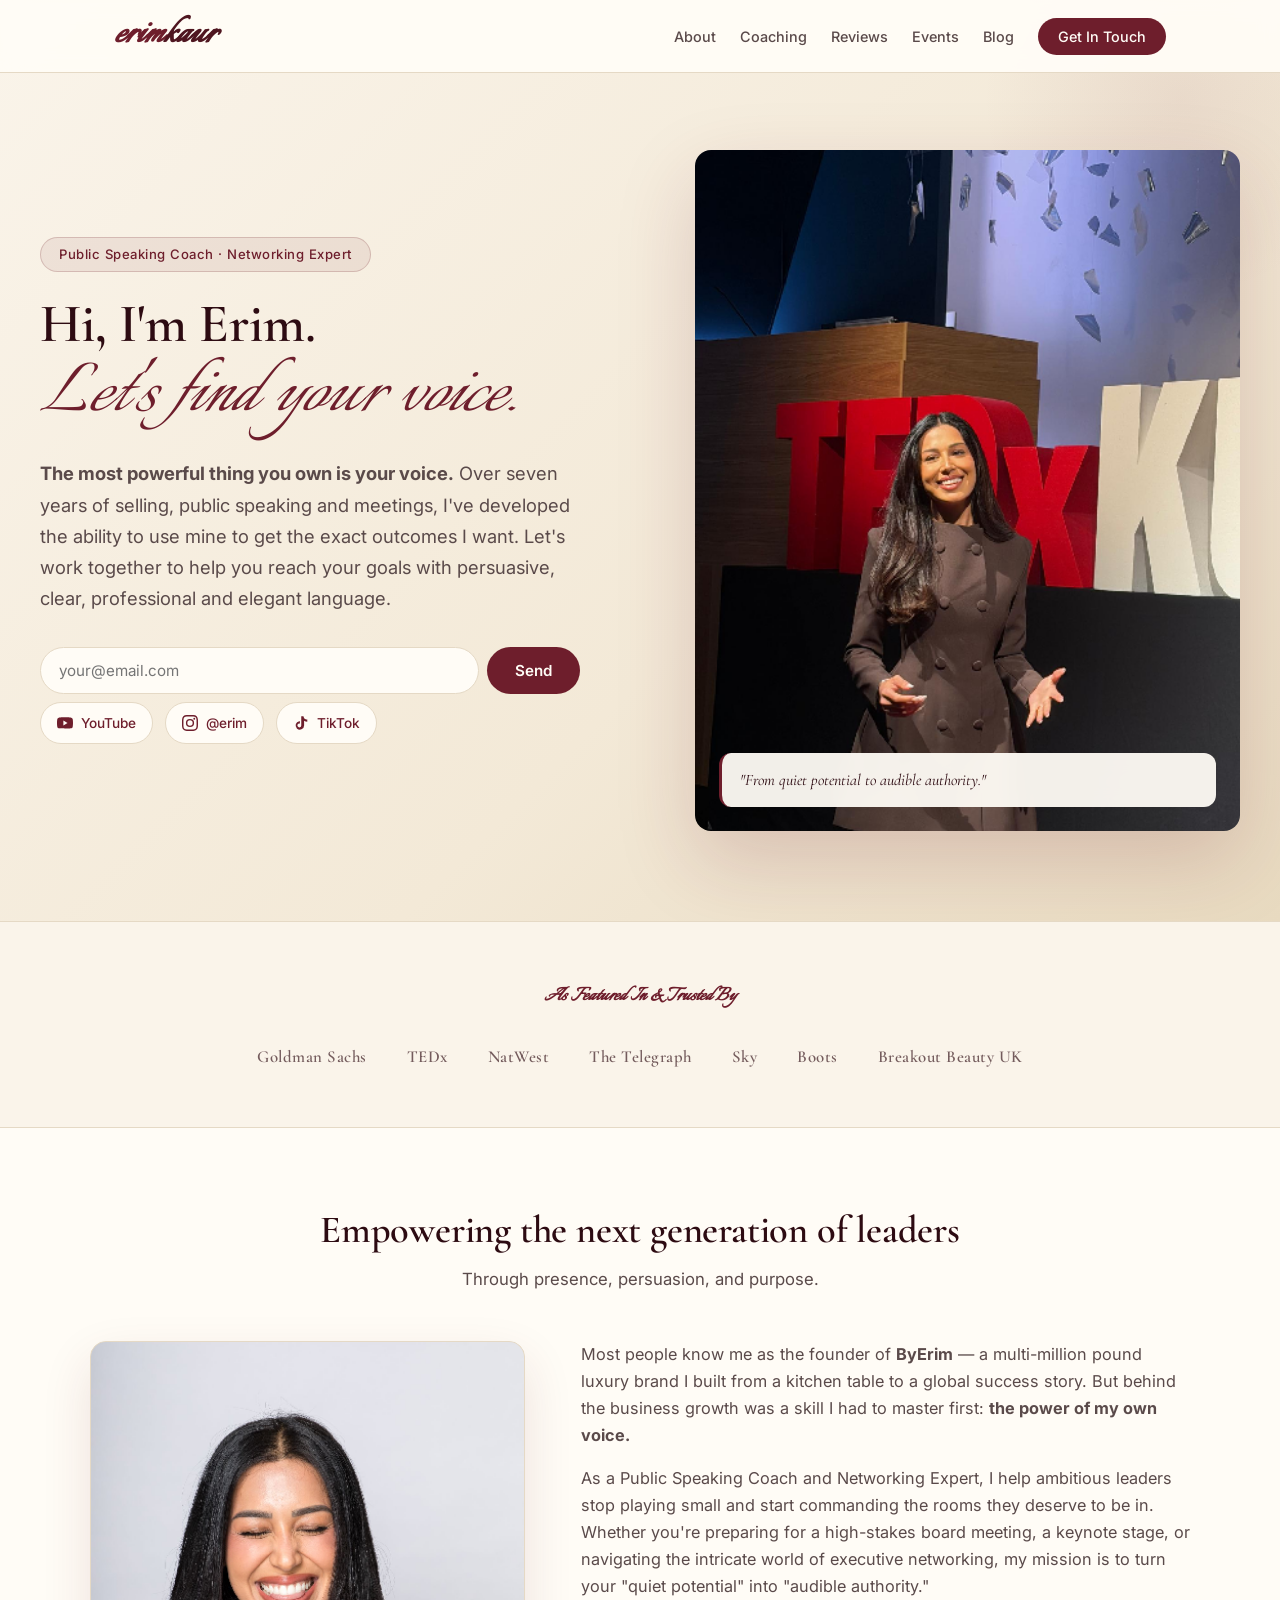
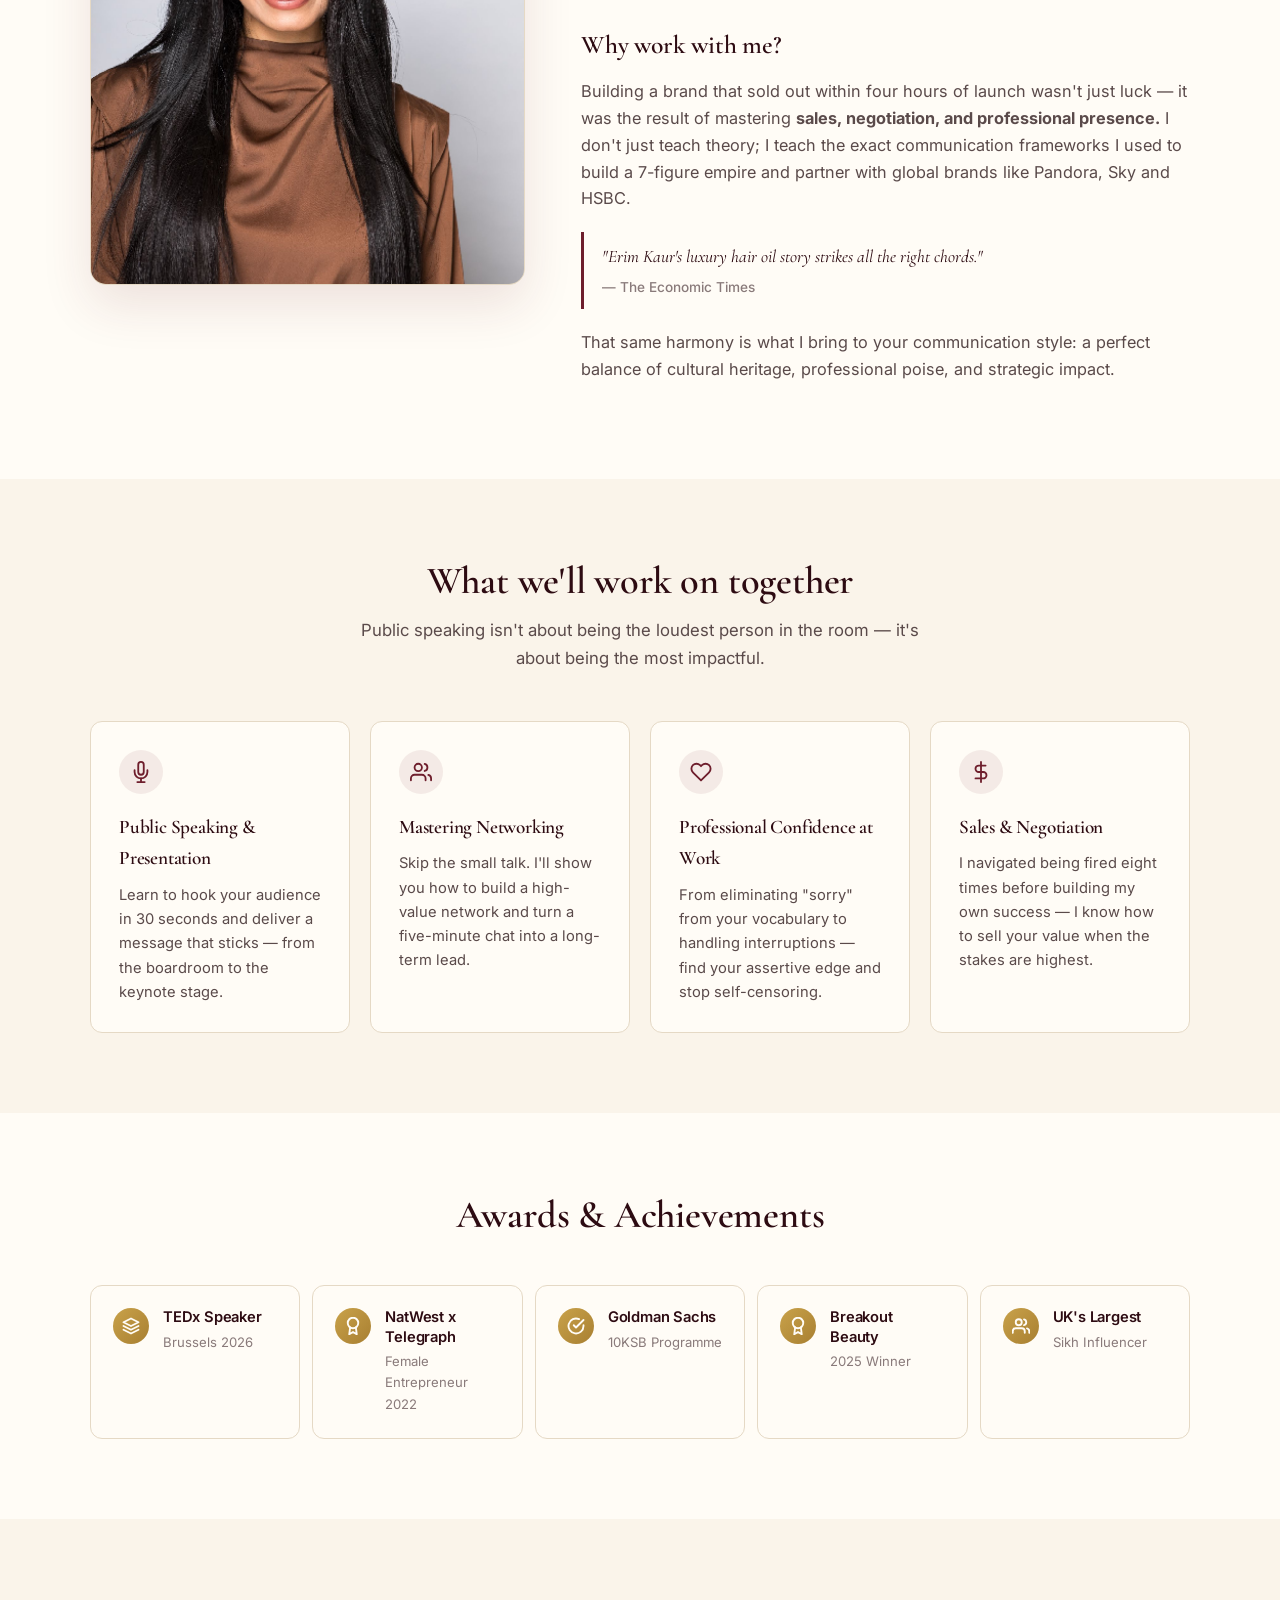
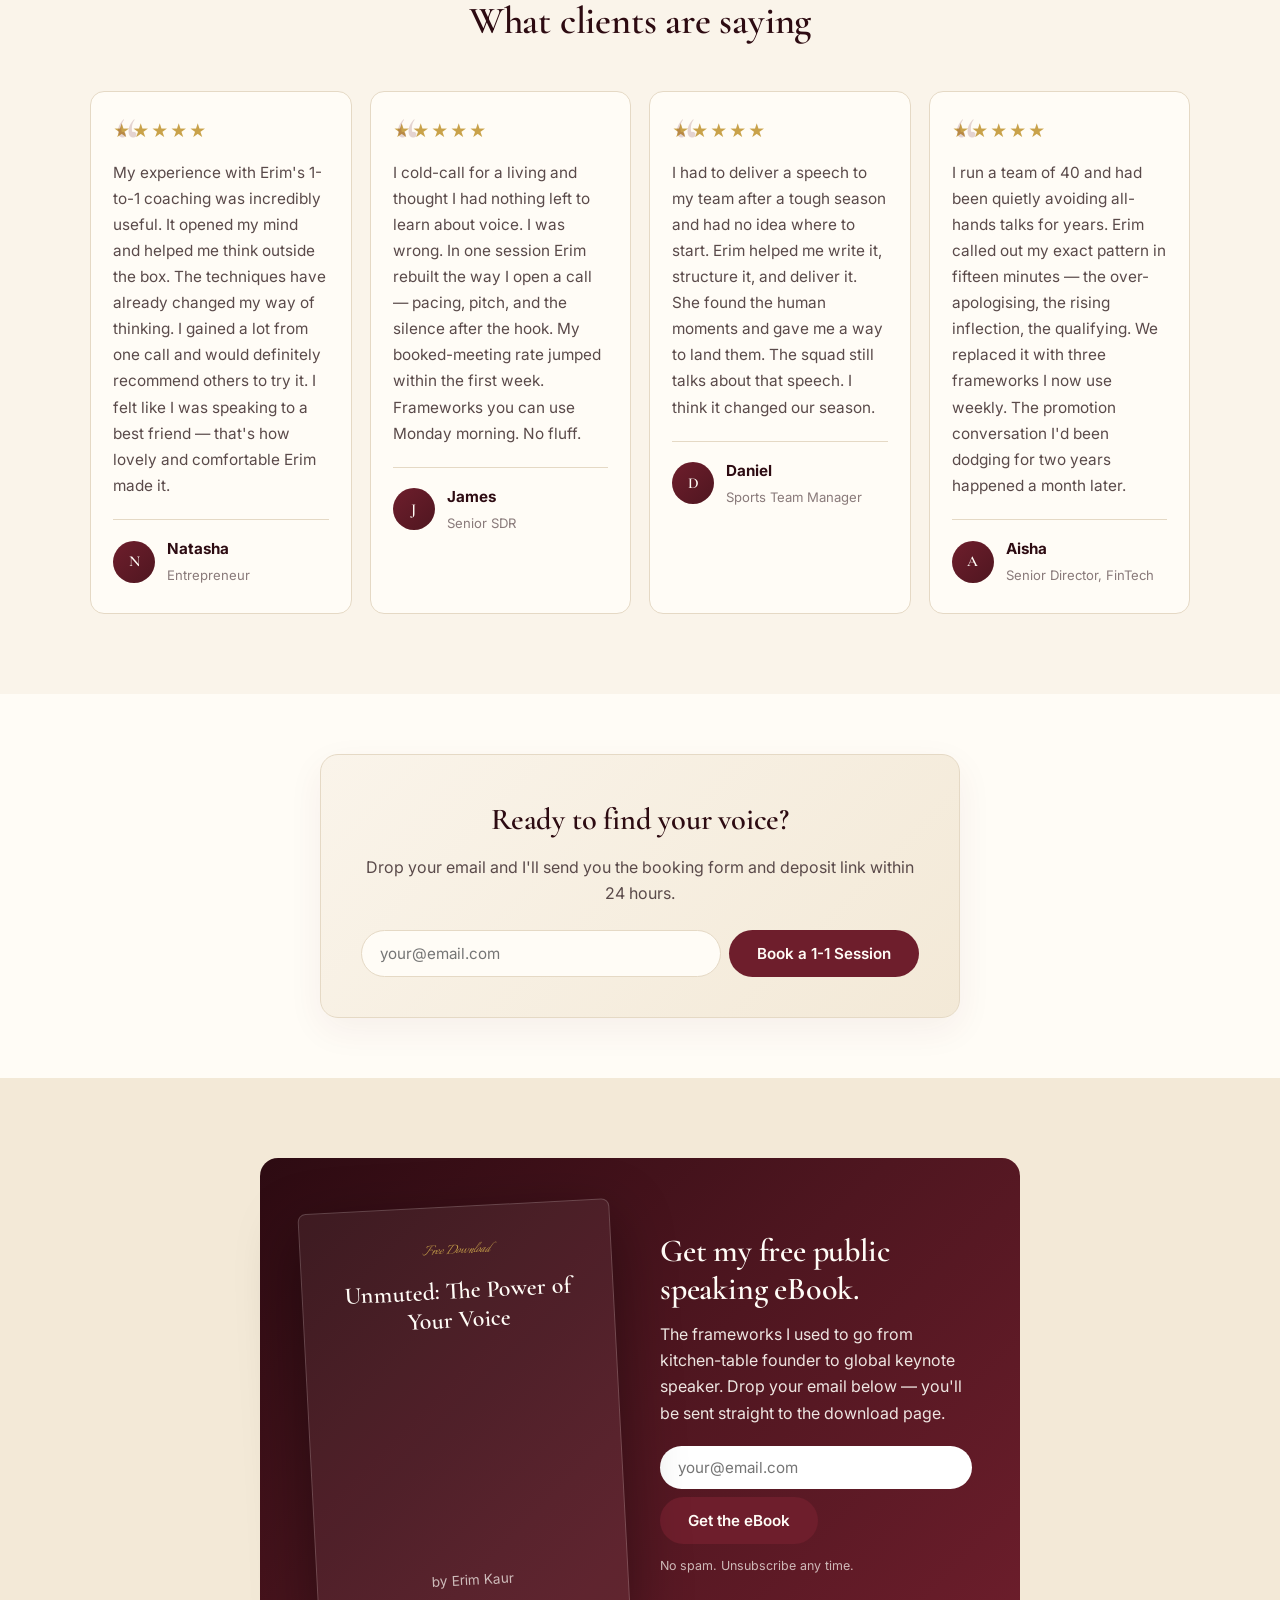
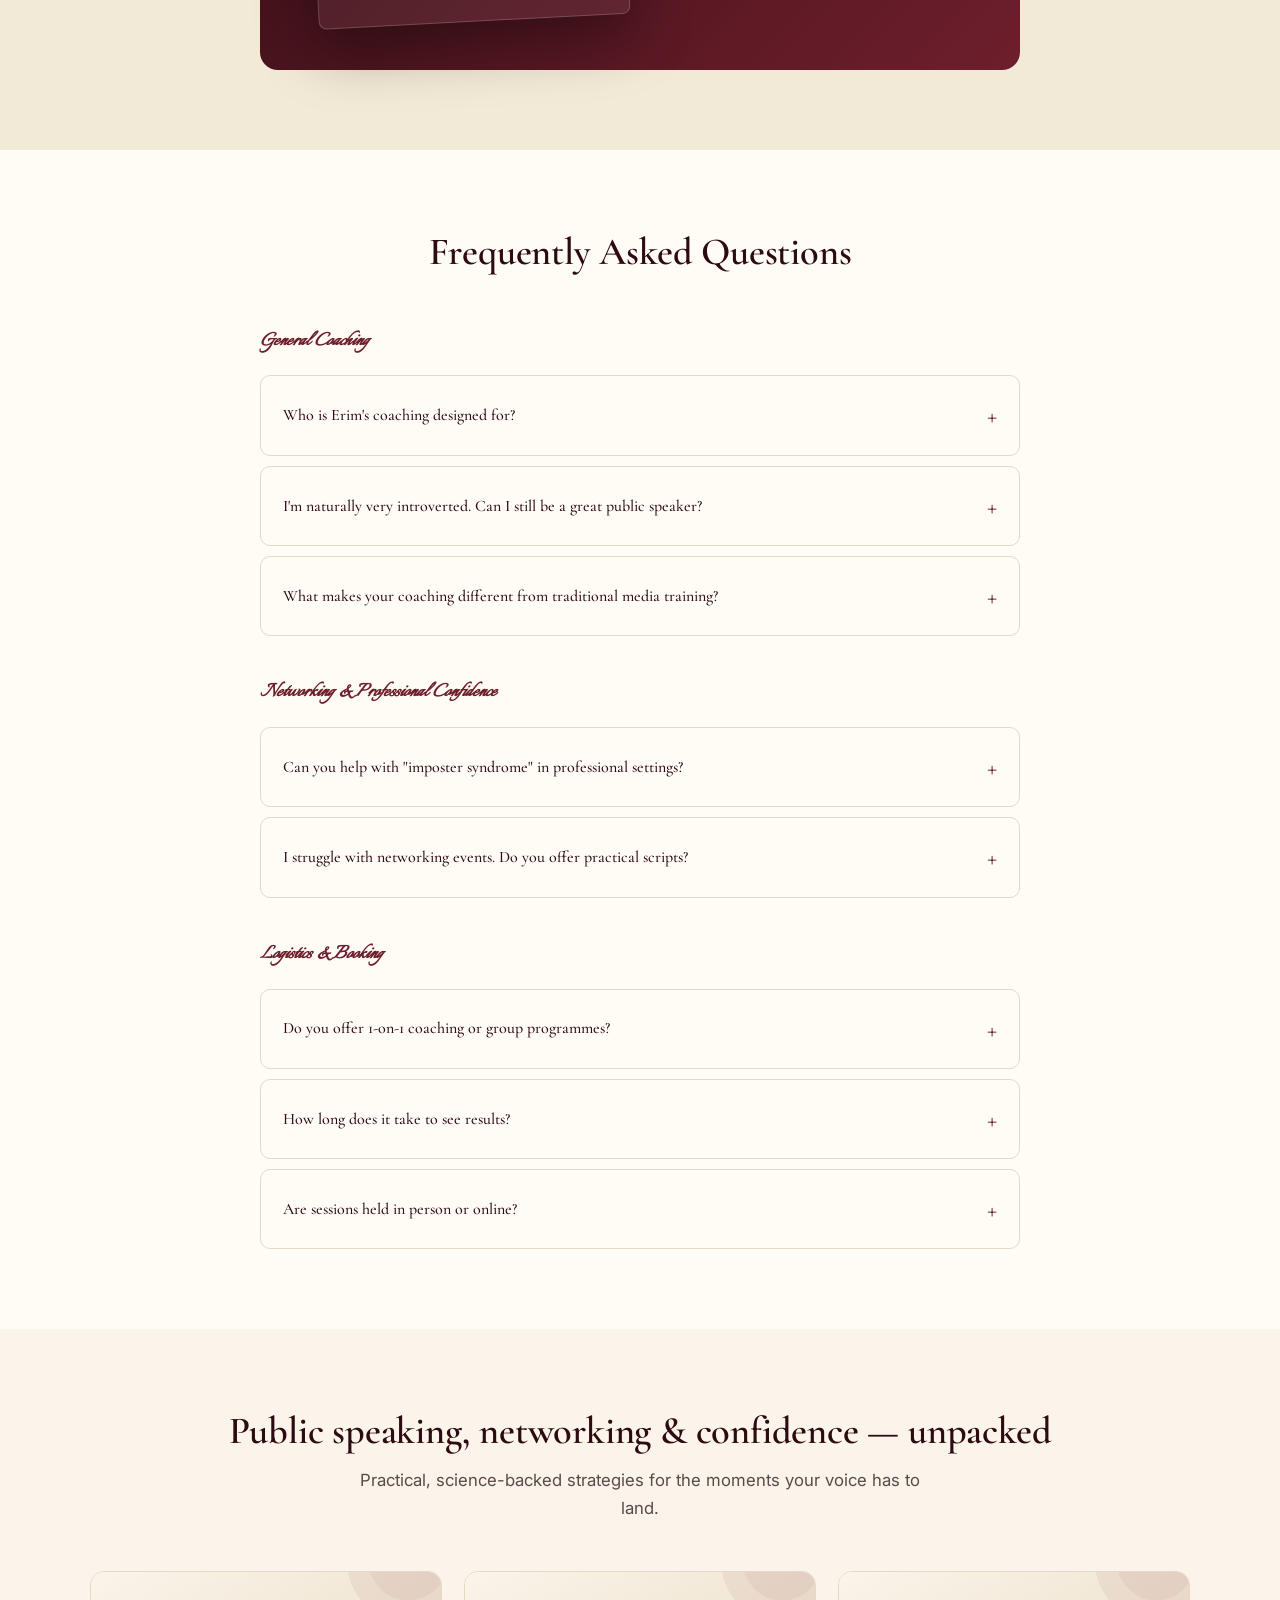
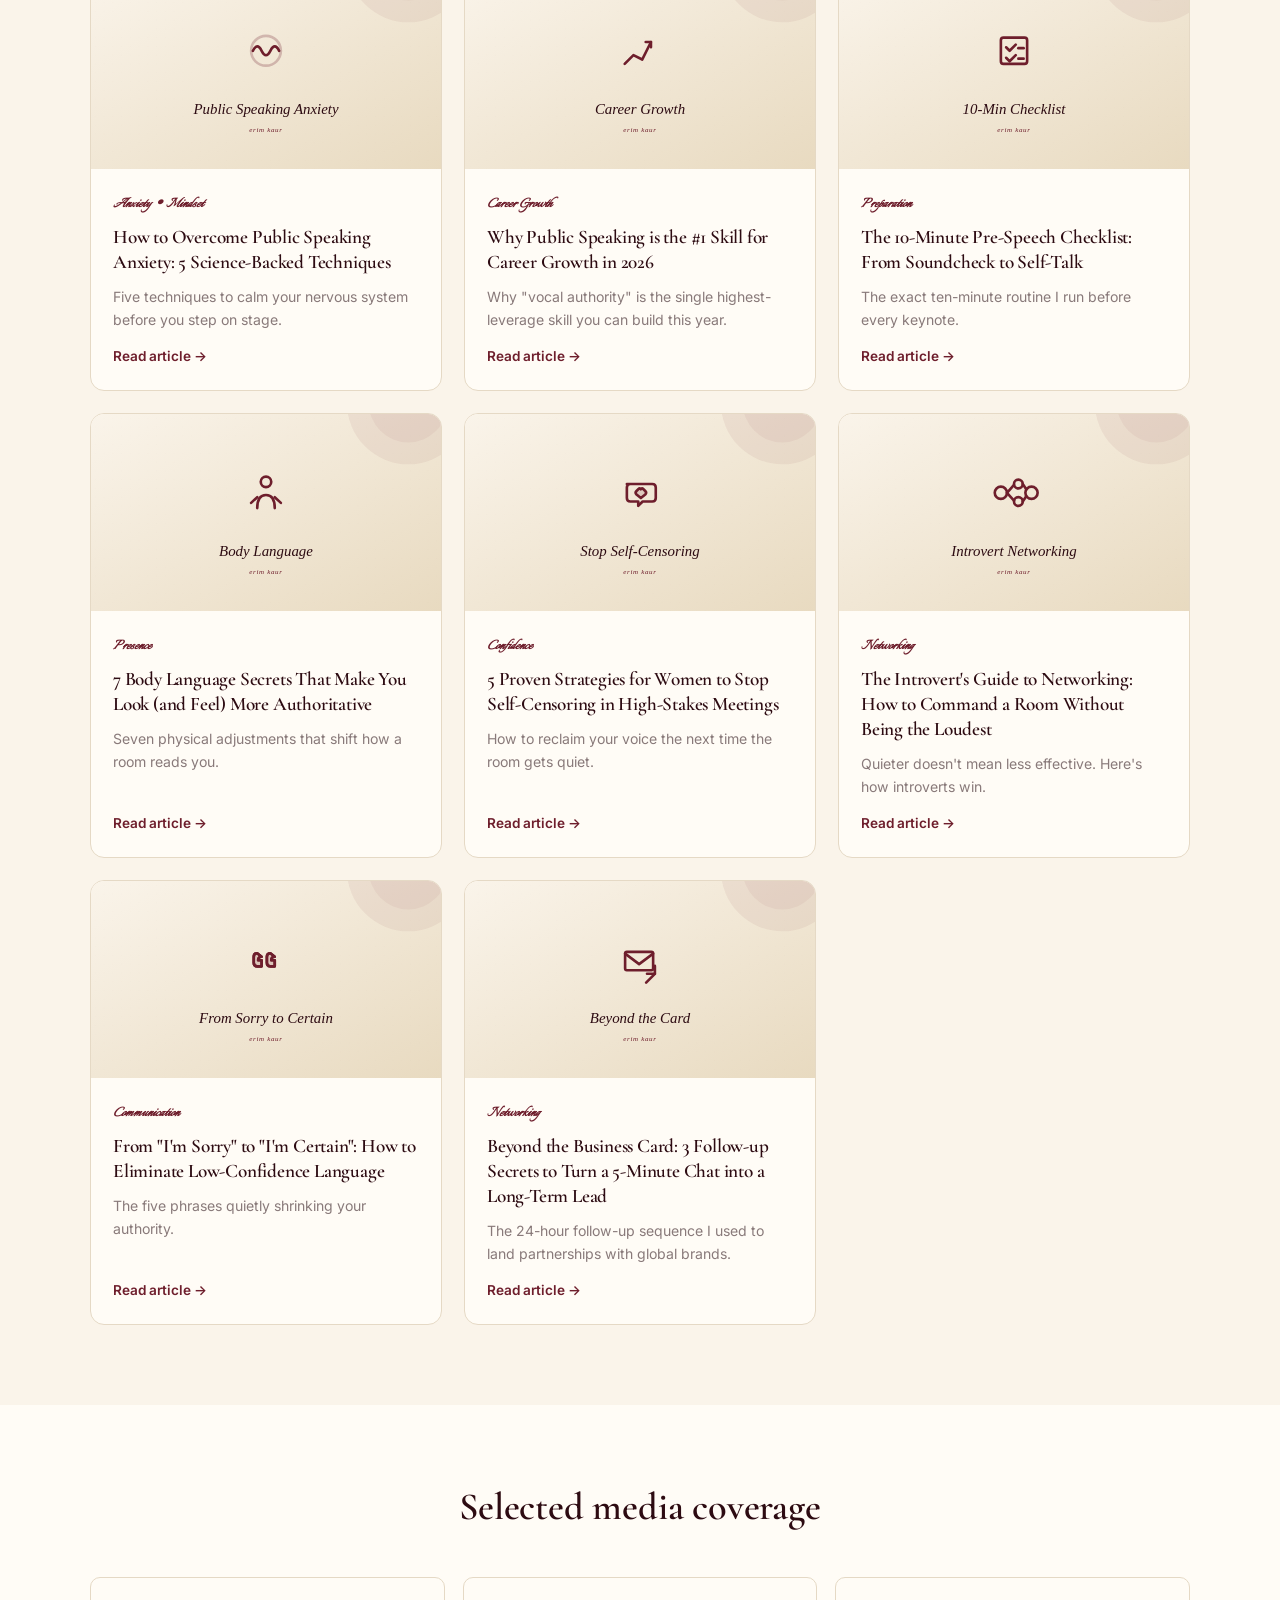
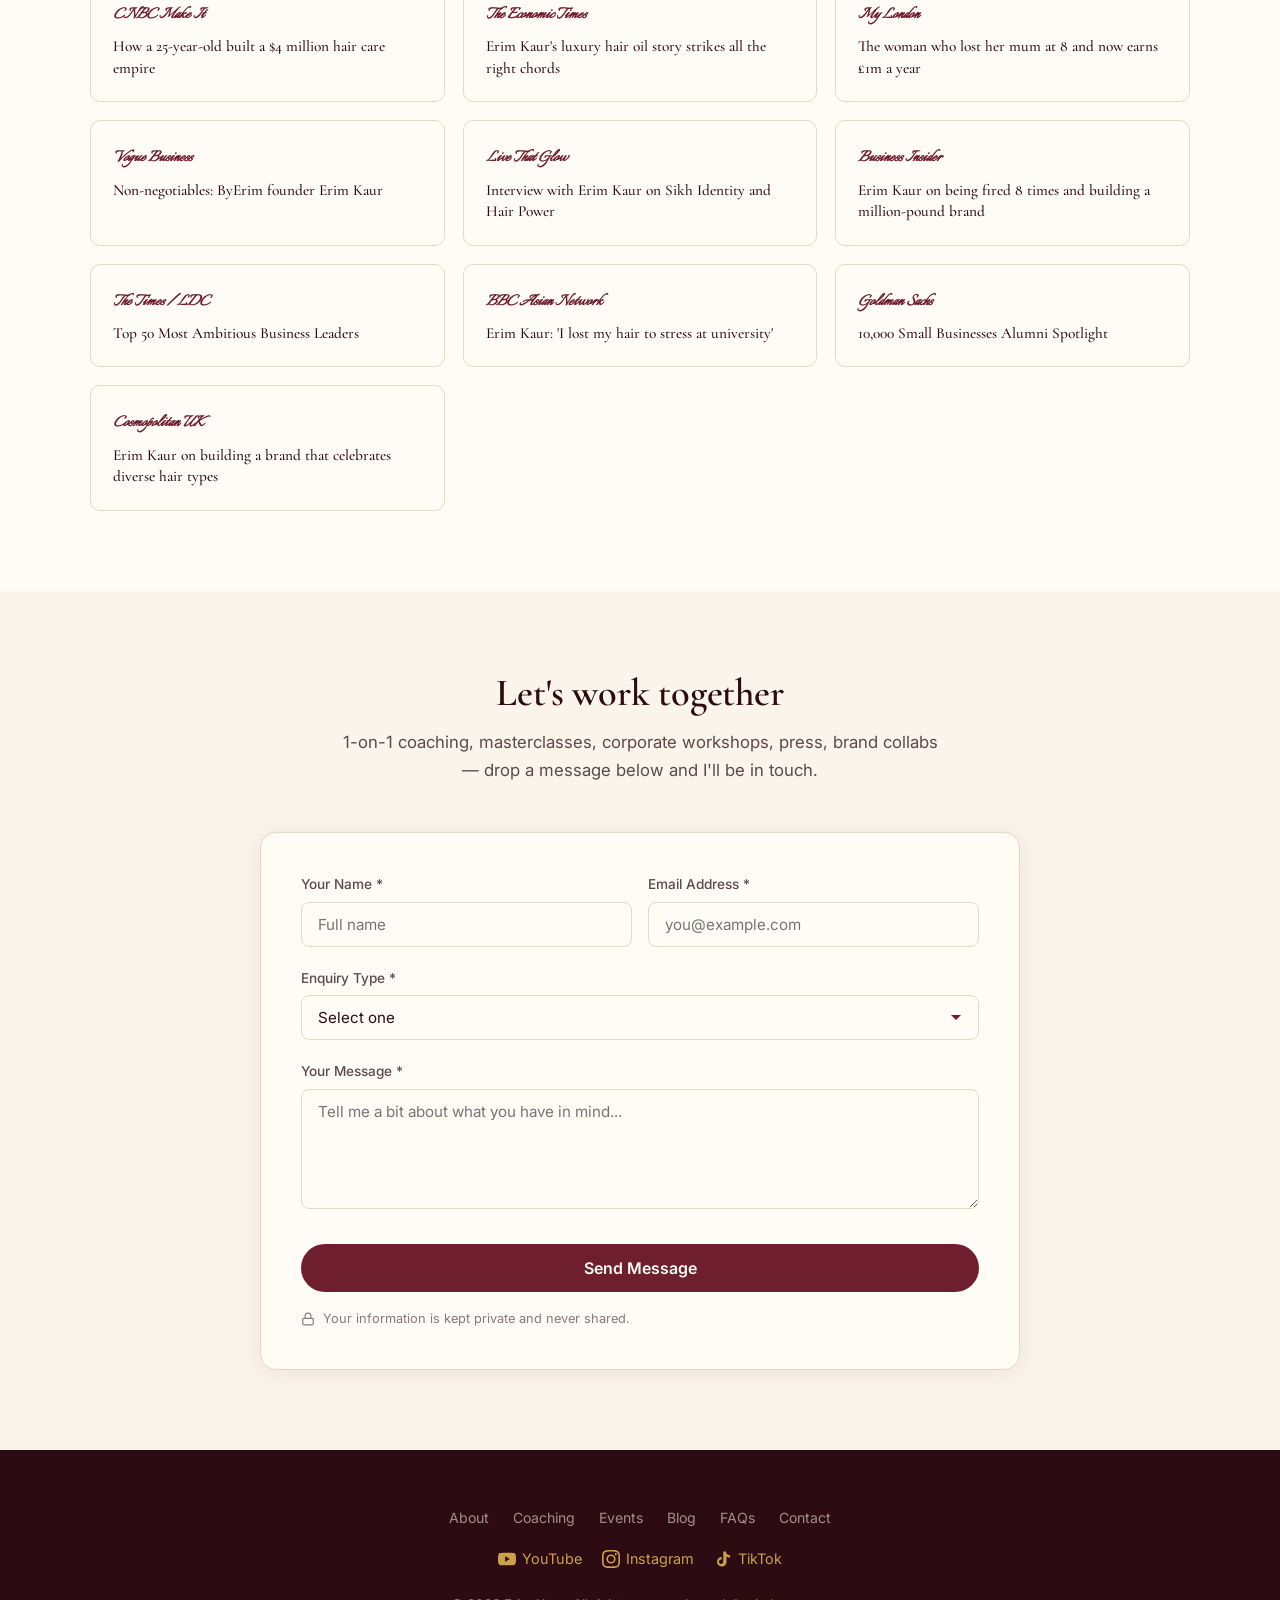
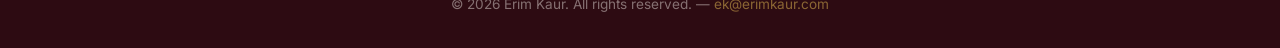
<file: index.html>
<!DOCTYPE html>
<html lang="en">
<head>
    <meta charset="UTF-8">
    <meta name="viewport" content="width=device-width, initial-scale=1.0">

    <title>Erim Kaur — Find Your Voice. Lead the Room.</title>
    <meta name="description" content="1-on-1 public speaking coaching with Erim Kaur — TEDx Brussels 2026 speaker, NatWest x Telegraph Female Entrepreneur 2022, founder of ByErim. Helping ambitious leaders turn quiet potential into audible authority.">

    <meta property="og:title" content="Erim Kaur — Find Your Voice. Lead the Room.">
    <meta property="og:description" content="1-on-1 public speaking coaching with Erim Kaur. Trusted by Goldman Sachs, TEDx, NatWest, Sky and more.">
    <meta property="og:type" content="website">
    <meta property="og:url" content="https://erimkaur.com">
    <meta property="og:image" content="https://erimkaur.com/images/erim-tedx.png">
    <meta property="og:site_name" content="Erim Kaur">
    <meta property="og:locale" content="en_GB">

    <meta name="twitter:card" content="summary_large_image">
    <meta name="twitter:title" content="Erim Kaur — Find Your Voice. Lead the Room.">
    <meta name="twitter:description" content="1-on-1 public speaking coaching with Erim Kaur.">
    <meta name="twitter:image" content="https://erimkaur.com/images/erim-tedx.png">

    <meta name="keywords" content="Erim Kaur, public speaking coach, TEDx speaker Brussels 2026, networking expert, executive presence, leadership coaching, keynote coaching, ByErim founder, communication coach London, masterclass">
    <meta name="author" content="Erim Kaur">
    <meta name="robots" content="index, follow">

    <link rel="icon" type="image/png" href="[data-uri]">

    <link href="https://fonts.googleapis.com/css2?family=Inter:wght@300;400;500;600;700&family=Cormorant+Garamond:ital,wght@0,400;0,500;0,600;0,700;1,400;1,600&family=Italianno&display=swap" rel="stylesheet">
    <link rel="stylesheet" href="assets/style.css">
</head>
<body>

    <!-- ============== NAVBAR ============== -->
    <nav class="navbar" id="navbar">
        <div class="nav-container">
            <a href="#" class="logo">erim<span>kaur</span></a>
            <ul class="nav-links">
                <li><a href="#about">About</a></li>
                <li><a href="#coaching">Coaching</a></li>
                <li><a href="#reviews">Reviews</a></li>
                <li><a href="masterclass.html">Events</a></li>
                <li><a href="blog/">Blog</a></li>
                <li><a href="#contact" class="nav-cta">Get In Touch</a></li>
            </ul>
            <div class="hamburger" onclick="toggleMenu()">
                <span></span><span></span><span></span>
            </div>
        </div>
    </nav>
    <div class="mobile-menu" id="mobileMenu">
        <a href="#about" onclick="toggleMenu()">About</a>
        <a href="#coaching" onclick="toggleMenu()">Coaching</a>
        <a href="#reviews" onclick="toggleMenu()">Reviews</a>
        <a href="masterclass.html">Events</a>
        <a href="#faqs" onclick="toggleMenu()">FAQs</a>
        <a href="blog/">Blog</a>
        <a href="#contact" onclick="toggleMenu()">Get In Touch</a>
    </div>

    <!-- ============== HERO (with inline enquiry — form 1 of 3) ============== -->
    <section class="hero">
        <div class="hero-grid">
            <div class="hero-content">
                <div class="hero-badge">Public Speaking Coach · Networking Expert</div>
                <h1>Hi, I'm Erim. <br><span class="accent">Let's find your voice.</span></h1>
                <p class="lead"><strong>The most powerful thing you own is your voice.</strong> Over seven years of selling, public speaking and meetings, I've developed the ability to use mine to get the exact outcomes I want. Let's work together to help you reach your goals with persuasive, clear, professional and elegant language.</p>

                <form class="hero-enquiry" action="https://formsubmit.co/ek@erimkaur.com" method="POST">
                    <input type="hidden" name="_subject" value="New enquiry from erimkaur.com (hero)">
                    <input type="hidden" name="_captcha" value="false">
                    <input type="hidden" name="_next" value="https://erimkaur.com/#thanks">
                    <input type="hidden" name="enquiry_type" value="1-1 Session enquiry (hero)">
                    <input type="text" name="_honey" style="display:none">
                    <input type="email" name="email" placeholder="your@email.com" required>
                    <button type="submit" class="btn btn-accent">Send</button>
                </form>

                <div class="hero-socials">
                    <a href="https://www.youtube.com/@ErimKaur" target="_blank" rel="noopener">
                        <svg viewBox="0 0 24 24" fill="currentColor"><path d="M23.498 6.186a3.016 3.016 0 0 0-2.122-2.136C19.505 3.545 12 3.545 12 3.545s-7.505 0-9.377.505A3.017 3.017 0 0 0 .502 6.186C0 8.07 0 12 0 12s0 3.93.502 5.814a3.016 3.016 0 0 0 2.122 2.136c1.871.505 9.376.505 9.376.505s7.505 0 9.377-.505a3.015 3.015 0 0 0 2.122-2.136C24 15.93 24 12 24 12s0-3.93-.502-5.814zM9.545 15.568V8.432L15.818 12l-6.273 3.568z"/></svg>
                        YouTube
                    </a>
                    <a href="https://www.instagram.com/erim/" target="_blank" rel="noopener">
                        <svg viewBox="0 0 24 24" fill="currentColor"><path d="M12 2.163c3.204 0 3.584.012 4.85.07 3.252.148 4.771 1.691 4.919 4.919.058 1.265.069 1.645.069 4.849 0 3.205-.012 3.584-.069 4.849-.149 3.225-1.664 4.771-4.919 4.919-1.266.058-1.644.07-4.85.07-3.204 0-3.584-.012-4.849-.07-3.26-.149-4.771-1.699-4.919-4.92-.058-1.265-.07-1.644-.07-4.849 0-3.204.013-3.583.07-4.849.149-3.227 1.664-4.771 4.919-4.919 1.266-.057 1.645-.069 4.849-.069zM12 0C8.741 0 8.333.014 7.053.072 2.695.272.273 2.69.073 7.052.014 8.333 0 8.741 0 12c0 3.259.014 3.668.072 4.948.2 4.358 2.618 6.78 6.98 6.98C8.333 23.986 8.741 24 12 24c3.259 0 3.668-.014 4.948-.072 4.354-.2 6.782-2.618 6.979-6.98.059-1.28.073-1.689.073-4.948 0-3.259-.014-3.667-.072-4.947-.196-4.354-2.617-6.78-6.979-6.98C15.668.014 15.259 0 12 0zm0 5.838a6.162 6.162 0 100 12.324 6.162 6.162 0 000-12.324zM12 16a4 4 0 110-8 4 4 0 010 8zm6.406-11.845a1.44 1.44 0 100 2.881 1.44 1.44 0 000-2.881z"/></svg>
                        @erim
                    </a>
                    <a href="https://www.tiktok.com/@erim" target="_blank" rel="noopener">
                        <svg viewBox="0 0 24 24" fill="currentColor"><path d="M19.59 6.69a4.83 4.83 0 0 1-3.77-4.25V2h-3.45v13.67a2.89 2.89 0 0 1-5.2 1.74 2.89 2.89 0 0 1 2.31-4.64 2.93 2.93 0 0 1 .88.13V9.4a6.84 6.84 0 0 0-1-.05A6.33 6.33 0 0 0 5.8 20.1a6.34 6.34 0 0 0 10.86-4.43v-7a8.16 8.16 0 0 0 4.77 1.52v-3.4a4.85 4.85 0 0 1-1.84-.1z"/></svg>
                        TikTok
                    </a>
                </div>
            </div>
            <div class="hero-portrait">
                <img src="images/erim-tedx.png" alt="Erim Kaur on stage at TEDx Brussels">
                <div class="quote-badge">"From quiet potential to audible authority."</div>
            </div>
        </div>
    </section>

    <!-- ============== AS FEATURED IN ============== -->
    <div class="logo-strip">
        <div class="logo-strip-inner">
            <h3>As Featured In &amp; Trusted By</h3>
            <div class="logo-row">
                <span class="brand-logo">Goldman Sachs</span>
                <span class="brand-logo">TEDx</span>
                <span class="brand-logo">NatWest</span>
                <span class="brand-logo">The Telegraph</span>
                <span class="brand-logo">Sky</span>
                <span class="brand-logo">Boots</span>
                <span class="brand-logo">Breakout Beauty UK</span>
            </div>
        </div>
    </div>

    <!-- ============== ABOUT / BIO (no eyebrow) ============== -->
    <section id="about">
        <div class="section-inner">
            <div class="section-header">
                <h2>Empowering the next generation of leaders</h2>
                <p>Through presence, persuasion, and purpose.</p>
            </div>
            <div class="about-grid">
                <div class="about-portrait">
                    <img src="images/erim-laughing.png" alt="Erim Kaur, Public Speaking Coach">
                </div>
                <div class="about-text">
                    <p>Most people know me as the founder of <strong>ByErim</strong> — a multi-million pound luxury brand I built from a kitchen table to a global success story. But behind the business growth was a skill I had to master first: <strong>the power of my own voice.</strong></p>

                    <p>As a Public Speaking Coach and Networking Expert, I help ambitious leaders stop playing small and start commanding the rooms they deserve to be in. Whether you're preparing for a high-stakes board meeting, a keynote stage, or navigating the intricate world of executive networking, my mission is to turn your "quiet potential" into "audible authority."</p>

                    <h3>Why work with me?</h3>
                    <p>Building a brand that sold out within four hours of launch wasn't just luck — it was the result of mastering <strong>sales, negotiation, and professional presence.</strong> I don't just teach theory; I teach the exact communication frameworks I used to build a 7-figure empire and partner with global brands like Pandora, Sky and HSBC.</p>

                    <blockquote>
                        "Erim Kaur's luxury hair oil story strikes all the right chords."
                        <cite>— The Economic Times</cite>
                    </blockquote>

                    <p>That same harmony is what I bring to your communication style: a perfect balance of cultural heritage, professional poise, and strategic impact.</p>
                </div>
            </div>
        </div>
    </section>

    <!-- ============== EXPERTISE PILLARS (no eyebrow) ============== -->
    <section class="section-alt" id="coaching">
        <div class="section-inner">
            <div class="section-header">
                <h2>What we'll work on together</h2>
                <p>Public speaking isn't about being the loudest person in the room — it's about being the most impactful.</p>
            </div>
            <div class="pillars-grid">
                <div class="pillar-card">
                    <div class="pillar-icon">
                        <svg width="22" height="22" viewBox="0 0 24 24" fill="none" stroke="currentColor" stroke-width="2" stroke-linecap="round" stroke-linejoin="round"><path d="M12 1a3 3 0 0 0-3 3v8a3 3 0 0 0 6 0V4a3 3 0 0 0-3-3z"/><path d="M19 10v2a7 7 0 0 1-14 0v-2"/><line x1="12" y1="19" x2="12" y2="23"/><line x1="8" y1="23" x2="16" y2="23"/></svg>
                    </div>
                    <h4>Public Speaking &amp; Presentation</h4>
                    <p>Learn to hook your audience in 30 seconds and deliver a message that sticks — from the boardroom to the keynote stage.</p>
                </div>
                <div class="pillar-card">
                    <div class="pillar-icon">
                        <svg width="22" height="22" viewBox="0 0 24 24" fill="none" stroke="currentColor" stroke-width="2" stroke-linecap="round" stroke-linejoin="round"><path d="M17 21v-2a4 4 0 0 0-4-4H5a4 4 0 0 0-4 4v2"/><circle cx="9" cy="7" r="4"/><path d="M23 21v-2a4 4 0 0 0-3-3.87"/><path d="M16 3.13a4 4 0 0 1 0 7.75"/></svg>
                    </div>
                    <h4>Mastering Networking</h4>
                    <p>Skip the small talk. I'll show you how to build a high-value network and turn a five-minute chat into a long-term lead.</p>
                </div>
                <div class="pillar-card">
                    <div class="pillar-icon">
                        <svg width="22" height="22" viewBox="0 0 24 24" fill="none" stroke="currentColor" stroke-width="2" stroke-linecap="round" stroke-linejoin="round"><path d="M20.84 4.61a5.5 5.5 0 0 0-7.78 0L12 5.67l-1.06-1.06a5.5 5.5 0 0 0-7.78 7.78l1.06 1.06L12 21.23l7.78-7.78 1.06-1.06a5.5 5.5 0 0 0 0-7.78z"/></svg>
                    </div>
                    <h4>Professional Confidence at Work</h4>
                    <p>From eliminating "sorry" from your vocabulary to handling interruptions — find your assertive edge and stop self-censoring.</p>
                </div>
                <div class="pillar-card">
                    <div class="pillar-icon">
                        <svg width="22" height="22" viewBox="0 0 24 24" fill="none" stroke="currentColor" stroke-width="2" stroke-linecap="round" stroke-linejoin="round"><line x1="12" y1="1" x2="12" y2="23"/><path d="M17 5H9.5a3.5 3.5 0 0 0 0 7h5a3.5 3.5 0 0 1 0 7H6"/></svg>
                    </div>
                    <h4>Sales &amp; Negotiation</h4>
                    <p>I navigated being fired eight times before building my own success — I know how to sell your value when the stakes are highest.</p>
                </div>
            </div>
        </div>
    </section>

    <!-- ============== AWARDS (5 across — no eyebrow) ============== -->
    <section id="awards">
        <div class="section-inner">
            <div class="section-header">
                <h2>Awards &amp; Achievements</h2>
            </div>
            <div class="awards-row">
                <div class="award-card">
                    <div class="award-icon">
                        <svg width="18" height="18" viewBox="0 0 24 24" fill="none" stroke="currentColor" stroke-width="2.5" stroke-linecap="round" stroke-linejoin="round"><path d="M12 2L2 7l10 5 10-5-10-5z"/><path d="M2 17l10 5 10-5M2 12l10 5 10-5"/></svg>
                    </div>
                    <div>
                        <h4>TEDx Speaker</h4>
                        <p>Brussels 2026</p>
                    </div>
                </div>
                <div class="award-card">
                    <div class="award-icon">
                        <svg width="18" height="18" viewBox="0 0 24 24" fill="none" stroke="currentColor" stroke-width="2.5" stroke-linecap="round" stroke-linejoin="round"><circle cx="12" cy="8" r="7"/><polyline points="8.21 13.89 7 23 12 20 17 23 15.79 13.88"/></svg>
                    </div>
                    <div>
                        <h4>NatWest x Telegraph</h4>
                        <p>Female Entrepreneur 2022</p>
                    </div>
                </div>
                <div class="award-card">
                    <div class="award-icon">
                        <svg width="18" height="18" viewBox="0 0 24 24" fill="none" stroke="currentColor" stroke-width="2.5" stroke-linecap="round" stroke-linejoin="round"><path d="M22 11.08V12a10 10 0 1 1-5.93-9.14"/><polyline points="22 4 12 14.01 9 11.01"/></svg>
                    </div>
                    <div>
                        <h4>Goldman Sachs</h4>
                        <p>10KSB Programme</p>
                    </div>
                </div>
                <div class="award-card">
                    <div class="award-icon">
                        <svg width="18" height="18" viewBox="0 0 24 24" fill="none" stroke="currentColor" stroke-width="2.5" stroke-linecap="round" stroke-linejoin="round"><circle cx="12" cy="8" r="7"/><polyline points="8.21 13.89 7 23 12 20 17 23 15.79 13.88"/></svg>
                    </div>
                    <div>
                        <h4>Breakout Beauty</h4>
                        <p>2025 Winner</p>
                    </div>
                </div>
                <div class="award-card">
                    <div class="award-icon">
                        <svg width="18" height="18" viewBox="0 0 24 24" fill="none" stroke="currentColor" stroke-width="2.5" stroke-linecap="round" stroke-linejoin="round"><path d="M17 21v-2a4 4 0 0 0-4-4H5a4 4 0 0 0-4 4v2"/><circle cx="9" cy="7" r="4"/><path d="M23 21v-2a4 4 0 0 0-3-3.87"/><path d="M16 3.13a4 4 0 0 1 0 7.75"/></svg>
                    </div>
                    <div>
                        <h4>UK's Largest</h4>
                        <p>Sikh Influencer</p>
                    </div>
                </div>
            </div>
        </div>
    </section>

    <!-- ============== TESTIMONIALS / REVIEWS (4 cards on 1 line) ============== -->
    <section class="section-alt" id="reviews">
        <div class="section-inner">
            <div class="section-header">
                <h2>What clients are saying</h2>
            </div>
            <div class="testimonials-grid">
                <div class="testimonial-card">
                    <div class="stars">&#9733;&#9733;&#9733;&#9733;&#9733;</div>
                    <p>My experience with Erim's 1-to-1 coaching was incredibly useful. It opened my mind and helped me think outside the box. The techniques have already changed my way of thinking. I gained a lot from one call and would definitely recommend others to try it. I felt like I was speaking to a best friend — that's how lovely and comfortable Erim made it.</p>
                    <div class="testimonial-author">
                        <div class="author-avatar">N</div>
                        <div class="author-info">
                            <strong>Natasha</strong>
                            <span>Entrepreneur</span>
                        </div>
                    </div>
                </div>

                <div class="testimonial-card">
                    <div class="stars">&#9733;&#9733;&#9733;&#9733;&#9733;</div>
                    <p>I cold-call for a living and thought I had nothing left to learn about voice. I was wrong. In one session Erim rebuilt the way I open a call — pacing, pitch, and the silence after the hook. My booked-meeting rate jumped within the first week. Frameworks you can use Monday morning. No fluff.</p>
                    <div class="testimonial-author">
                        <div class="author-avatar">J</div>
                        <div class="author-info">
                            <strong>James</strong>
                            <span>Senior SDR</span>
                        </div>
                    </div>
                </div>

                <div class="testimonial-card">
                    <div class="stars">&#9733;&#9733;&#9733;&#9733;&#9733;</div>
                    <p>I had to deliver a speech to my team after a tough season and had no idea where to start. Erim helped me write it, structure it, and deliver it. She found the human moments and gave me a way to land them. The squad still talks about that speech. I think it changed our season.</p>
                    <div class="testimonial-author">
                        <div class="author-avatar">D</div>
                        <div class="author-info">
                            <strong>Daniel</strong>
                            <span>Sports Team Manager</span>
                        </div>
                    </div>
                </div>

                <div class="testimonial-card">
                    <div class="stars">&#9733;&#9733;&#9733;&#9733;&#9733;</div>
                    <p>I run a team of 40 and had been quietly avoiding all-hands talks for years. Erim called out my exact pattern in fifteen minutes — the over-apologising, the rising inflection, the qualifying. We replaced it with three frameworks I now use weekly. The promotion conversation I'd been dodging for two years happened a month later.</p>
                    <div class="testimonial-author">
                        <div class="author-avatar">A</div>
                        <div class="author-info">
                            <strong>Aisha</strong>
                            <span>Senior Director, FinTech</span>
                        </div>
                    </div>
                </div>
            </div>
        </div>
    </section>

    <!-- ============== MID-PAGE ENQUIRY (form 2 of 3) ============== -->
    <section class="midform-section">
        <div class="section-inner section-narrow">
            <div class="midform-card">
                <h3>Ready to find your voice?</h3>
                <p>Drop your email and I'll send you the booking form and deposit link within 24 hours.</p>
                <form class="midform" action="https://formsubmit.co/ek@erimkaur.com" method="POST">
                    <input type="hidden" name="_subject" value="New enquiry from erimkaur.com (mid)">
                    <input type="hidden" name="_captcha" value="false">
                    <input type="hidden" name="_next" value="https://erimkaur.com/#thanks">
                    <input type="hidden" name="enquiry_type" value="1-1 Session enquiry (mid-page)">
                    <input type="text" name="_honey" style="display:none">
                    <input type="email" name="email" placeholder="your@email.com" required>
                    <button type="submit" class="btn btn-accent">Book a 1-1 Session</button>
                </form>
            </div>
        </div>
    </section>

    <!-- ============== EBOOK (with proper download flow) ============== -->
    <section class="section-warm">
        <div class="section-inner section-narrow">
            <div class="ebook-cta">
                <div class="ebook-cover">
                    <div class="cover-eyebrow">Free Download</div>
                    <div class="cover-title">Unmuted: The Power of Your Voice</div>
                    <div class="cover-author">by Erim Kaur</div>
                </div>
                <div class="ebook-content">
                    <h3>Get my free public speaking eBook.</h3>
                    <p>The frameworks I used to go from kitchen-table founder to global keynote speaker. Drop your email below — you'll be sent straight to the download page.</p>
                    <form class="ebook-form" action="https://formsubmit.co/ek@erimkaur.com" method="POST">
                        <input type="hidden" name="_subject" value="New ebook download from erimkaur.com">
                        <input type="hidden" name="_captcha" value="false">
                        <input type="hidden" name="_next" value="https://erimkaur.com/ebook-thank-you.html">
                        <input type="hidden" name="enquiry_type" value="Ebook Download">
                        <input type="text" name="_honey" style="display:none">
                        <input type="email" name="email" placeholder="your@email.com" required>
                        <button type="submit" class="btn btn-accent">Get the eBook</button>
                    </form>
                    <p style="font-size:0.78rem; opacity:0.7; margin-top: 12px;">No spam. Unsubscribe any time.</p>
                </div>
            </div>
        </div>
    </section>

    <!-- ============== FAQs (no eyebrow) ============== -->
    <section id="faqs">
        <div class="section-inner section-narrow">
            <div class="section-header">
                <h2>Frequently Asked Questions</h2>
            </div>

            <div class="faq-list">
                <div class="faq-group-title">General Coaching</div>

                <details class="faq-item">
                    <summary>Who is Erim's coaching designed for?</summary>
                    <div class="faq-answer">
                        <p>My coaching is tailored for ambitious professionals, corporate leaders, and entrepreneurs who want to elevate their professional presence. Whether you're an introvert looking to find your voice in meetings or a founder preparing for a global keynote, we provide the tools to help you lead with authority.</p>
                    </div>
                </details>

                <details class="faq-item">
                    <summary>I'm naturally very introverted. Can I still be a great public speaker?</summary>
                    <div class="faq-answer">
                        <p>Absolutely. Some of the world's most impactful speakers are introverts. We don't try to change your personality — we refine your "performance persona." We focus on high-impact strategies that allow you to command a room without needing to be the loudest person in it.</p>
                    </div>
                </details>

                <details class="faq-item">
                    <summary>What makes your coaching different from traditional media training?</summary>
                    <div class="faq-answer">
                        <p>Most media training focuses only on the "delivery." My approach integrates <strong>Sales, Networking, and Psychology.</strong> As someone who built a multi-million pound brand, I teach you how to speak in a way that actually converts — whether that's converting a lead into a sale or an audience into a community.</p>
                    </div>
                </details>

                <div class="faq-group-title">Networking &amp; Professional Confidence</div>

                <details class="faq-item">
                    <summary>Can you help with "imposter syndrome" in professional settings?</summary>
                    <div class="faq-answer">
                        <p>Yes. This is a core pillar of my "Professional Confidence" module. We move beyond "fake it till you make it" and focus on science-backed techniques to eliminate low-confidence language (like over-apologising) and replace it with executive presence.</p>
                    </div>
                </details>

                <details class="faq-item">
                    <summary>I struggle with networking events. Do you offer practical scripts?</summary>
                    <div class="faq-answer">
                        <p>I do! My networking coaching includes my "Beyond the Business Card" framework. You'll receive specific scripts for opening conversations, pivoting away from small talk, and the exact 24-hour follow-up sequence I used to secure partnerships with global brands.</p>
                    </div>
                </details>

                <div class="faq-group-title">Logistics &amp; Booking</div>

                <details class="faq-item">
                    <summary>Do you offer 1-on-1 coaching or group programmes?</summary>
                    <div class="faq-answer">
                        <p>I offer both!</p>
                        <p><strong>1-on-1 Coaching:</strong> Intensive, personalised sessions for high-stakes preparation. £50 deposit secures your slot, £100 balance after the session.<br>
                        <strong>Masterclasses / Group Programmes:</strong> Collaborative environments focusing on networking and professional presence.<br>
                        <strong>Corporate Workshops:</strong> Tailored training for teams and organisations.</p>
                    </div>
                </details>

                <details class="faq-item">
                    <summary>How long does it take to see results?</summary>
                    <div class="faq-answer">
                        <p>While deep transformation takes time, most clients report a significant shift in their confidence and "vocal authority" after just <strong>one session.</strong> Packages are available when multiple sessions are booked in bulk to help with long-term growth and accountability.</p>
                    </div>
                </details>

                <details class="faq-item">
                    <summary>Are sessions held in person or online?</summary>
                    <div class="faq-answer">
                        <p>To accommodate my global community, most coaching sessions are held via Google Meet (45–60 minutes). However, for keynote preparation or corporate workshops, in-person sessions in London can be arranged.</p>
                    </div>
                </details>
            </div>
        </div>
    </section>

    <!-- ============== BLOG PREVIEW (with cover images) ============== -->
    <section class="section-alt" id="blog">
        <div class="section-inner">
            <div class="section-header">
                <h2>Public speaking, networking &amp; confidence — unpacked</h2>
                <p>Practical, science-backed strategies for the moments your voice has to land.</p>
            </div>

            <div class="blog-grid">
                <a href="blog/overcome-public-speaking-anxiety.html" class="blog-card">
                    <div class="card-thumb" style="background-image: url('images/blog-anxiety.svg'); background-size: cover; background-position: center;"></div>
                    <div class="card-body">
                        <span class="card-tag">Anxiety · Mindset</span>
                        <h4>How to Overcome Public Speaking Anxiety: 5 Science-Backed Techniques</h4>
                        <p>Five techniques to calm your nervous system before you step on stage.</p>
                        <span class="read-more">Read article &rarr;</span>
                    </div>
                </a>
                <a href="blog/public-speaking-career-growth-2026.html" class="blog-card">
                    <div class="card-thumb" style="background-image: url('images/blog-career.svg'); background-size: cover; background-position: center;"></div>
                    <div class="card-body">
                        <span class="card-tag">Career Growth</span>
                        <h4>Why Public Speaking is the #1 Skill for Career Growth in 2026</h4>
                        <p>Why "vocal authority" is the single highest-leverage skill you can build this year.</p>
                        <span class="read-more">Read article &rarr;</span>
                    </div>
                </a>
                <a href="blog/10-minute-pre-speech-checklist.html" class="blog-card">
                    <div class="card-thumb" style="background-image: url('images/blog-checklist.svg'); background-size: cover; background-position: center;"></div>
                    <div class="card-body">
                        <span class="card-tag">Preparation</span>
                        <h4>The 10-Minute Pre-Speech Checklist: From Soundcheck to Self-Talk</h4>
                        <p>The exact ten-minute routine I run before every keynote.</p>
                        <span class="read-more">Read article &rarr;</span>
                    </div>
                </a>
                <a href="blog/body-language-secrets.html" class="blog-card">
                    <div class="card-thumb" style="background-image: url('images/blog-body.svg'); background-size: cover; background-position: center;"></div>
                    <div class="card-body">
                        <span class="card-tag">Presence</span>
                        <h4>7 Body Language Secrets That Make You Look (and Feel) More Authoritative</h4>
                        <p>Seven physical adjustments that shift how a room reads you.</p>
                        <span class="read-more">Read article &rarr;</span>
                    </div>
                </a>
                <a href="blog/women-stop-self-censoring.html" class="blog-card">
                    <div class="card-thumb" style="background-image: url('images/blog-leadership.svg'); background-size: cover; background-position: center;"></div>
                    <div class="card-body">
                        <span class="card-tag">Confidence</span>
                        <h4>5 Proven Strategies for Women to Stop Self-Censoring in High-Stakes Meetings</h4>
                        <p>How to reclaim your voice the next time the room gets quiet.</p>
                        <span class="read-more">Read article &rarr;</span>
                    </div>
                </a>
                <a href="blog/introvert-networking-guide.html" class="blog-card">
                    <div class="card-thumb" style="background-image: url('images/blog-networking.svg'); background-size: cover; background-position: center;"></div>
                    <div class="card-body">
                        <span class="card-tag">Networking</span>
                        <h4>The Introvert's Guide to Networking: How to Command a Room Without Being the Loudest</h4>
                        <p>Quieter doesn't mean less effective. Here's how introverts win.</p>
                        <span class="read-more">Read article &rarr;</span>
                    </div>
                </a>
                <a href="blog/from-sorry-to-certain.html" class="blog-card">
                    <div class="card-thumb" style="background-image: url('images/blog-language.svg'); background-size: cover; background-position: center;"></div>
                    <div class="card-body">
                        <span class="card-tag">Communication</span>
                        <h4>From "I'm Sorry" to "I'm Certain": How to Eliminate Low-Confidence Language</h4>
                        <p>The five phrases quietly shrinking your authority.</p>
                        <span class="read-more">Read article &rarr;</span>
                    </div>
                </a>
                <a href="blog/beyond-the-business-card.html" class="blog-card">
                    <div class="card-thumb" style="background-image: url('images/blog-followup.svg'); background-size: cover; background-position: center;"></div>
                    <div class="card-body">
                        <span class="card-tag">Networking</span>
                        <h4>Beyond the Business Card: 3 Follow-up Secrets to Turn a 5-Minute Chat into a Long-Term Lead</h4>
                        <p>The 24-hour follow-up sequence I used to land partnerships with global brands.</p>
                        <span class="read-more">Read article &rarr;</span>
                    </div>
                </a>
            </div>
        </div>
    </section>

    <!-- ============== PRESS ============== -->
    <section id="press">
        <div class="section-inner">
            <div class="section-header">
                <h2>Selected media coverage</h2>
            </div>
            <div class="press-grid">
                <a class="press-item" href="https://www.cnbc.com/2021/08/17/how-erim-kaur-built-by-erim-a-4-million-hair-care-brand.html" target="_blank" rel="noopener"><div class="outlet">CNBC Make It</div><div class="headline">How a 25-year-old built a $4 million hair care empire</div></a>
                <a class="press-item" href="https://economictimes.indiatimes.com/magazines/panache/erim-kaurs-luxury-hair-oil-story-strikes-all-the-right-chords/articleshow/85423851.cms" target="_blank" rel="noopener"><div class="outlet">The Economic Times</div><div class="headline">Erim Kaur's luxury hair oil story strikes all the right chords</div></a>
                <a class="press-item" href="https://www.mylondon.news/news/zone-1-news/london-woman-who-lost-mum-20239611" target="_blank" rel="noopener"><div class="outlet">My London</div><div class="headline">The woman who lost her mum at 8 and now earns £1m a year</div></a>
                <a class="press-item" href="https://www.voguebusiness.com/fashion/non-negotiables-by-erim-founder-erim-kaur" target="_blank" rel="noopener"><div class="outlet">Vogue Business</div><div class="headline">Non-negotiables: ByErim founder Erim Kaur</div></a>
                <a class="press-item" href="https://livethatglow.com/erim-kaur-by-erim-interview/" target="_blank" rel="noopener"><div class="outlet">Live That Glow</div><div class="headline">Interview with Erim Kaur on Sikh Identity and Hair Power</div></a>
                <a class="press-item" href="https://www.businessinsider.com/how-to-start-a-business-erim-kaur-by-erim-2021-9" target="_blank" rel="noopener"><div class="outlet">Business Insider</div><div class="headline">Erim Kaur on being fired 8 times and building a million-pound brand</div></a>
                <a class="press-item" href="https://www.ldc.co.uk/ambition/the-top-50-2021/erim-kaur/" target="_blank" rel="noopener"><div class="outlet">The Times / LDC</div><div class="headline">Top 50 Most Ambitious Business Leaders</div></a>
                <a class="press-item" href="https://www.bbc.co.uk/programmes/p09p2f14" target="_blank" rel="noopener"><div class="outlet">BBC Asian Network</div><div class="headline">Erim Kaur: 'I lost my hair to stress at university'</div></a>
                <a class="press-item" href="https://www.goldmansachs.com/citizenship/10000-small-businesses/UK/news-and-events/erim-kaur-byerim.html" target="_blank" rel="noopener"><div class="outlet">Goldman Sachs</div><div class="headline">10,000 Small Businesses Alumni Spotlight</div></a>
                <a class="press-item" href="https://www.cosmopolitan.com/uk/beauty-hair/a37318712/erim-kaur-by-erim-interview/" target="_blank" rel="noopener"><div class="outlet">Cosmopolitan UK</div><div class="headline">Erim Kaur on building a brand that celebrates diverse hair types</div></a>
            </div>
        </div>
    </section>

    <!-- ============== CONTACT (form 3 of 3 — full form, no phone) ============== -->
    <section class="section-alt" id="contact">
        <div class="section-inner section-narrow">
            <div class="section-header">
                <h2>Let's work together</h2>
                <p>1-on-1 coaching, masterclasses, corporate workshops, press, brand collabs — drop a message below and I'll be in touch.</p>
            </div>
            <div class="contact-card">
                <form id="contactForm" action="https://formsubmit.co/ek@erimkaur.com" method="POST">
                    <input type="hidden" name="_subject" value="New enquiry from erimkaur.com">
                    <input type="hidden" name="_captcha" value="false">
                    <input type="hidden" name="_next" value="https://erimkaur.com/#thanks">
                    <input type="text" name="_honey" style="display:none">

                    <div class="form-row">
                        <div class="form-group">
                            <label for="name">Your Name *</label>
                            <input type="text" id="name" name="name" placeholder="Full name" required>
                        </div>
                        <div class="form-group">
                            <label for="email">Email Address *</label>
                            <input type="email" id="email" name="email" placeholder="you@example.com" required>
                        </div>
                    </div>
                    <div class="form-group">
                        <label for="enquiry">Enquiry Type *</label>
                        <select id="enquiry" name="enquiry_type" required>
                            <option value="" disabled selected>Select one</option>
                            <option value="1-1 Session">1-1 Session</option>
                            <option value="Masterclass / Group Programme">Masterclass / Group Programme</option>
                            <option value="Corporate Workshop">Corporate Workshop</option>
                            <option value="Keynote / Speaking Engagement">Keynote / Speaking Engagement</option>
                            <option value="Brand Collaboration">Brand Collaboration</option>
                            <option value="Press / Media">Press / Media</option>
                            <option value="General Enquiry">General Enquiry</option>
                        </select>
                    </div>
                    <div class="form-group">
                        <label for="message">Your Message *</label>
                        <textarea id="message" name="message" placeholder="Tell me a bit about what you have in mind..." required></textarea>
                    </div>
                    <button type="submit" class="btn-primary">Send Message</button>
                    <div class="form-trust">
                        <svg width="14" height="14" viewBox="0 0 24 24" fill="none" stroke="currentColor" stroke-width="2" stroke-linecap="round" stroke-linejoin="round"><rect x="3" y="11" width="18" height="11" rx="2" ry="2"/><path d="M7 11V7a5 5 0 0110 0v4"/></svg>
                        Your information is kept private and never shared.
                    </div>
                </form>
            </div>
        </div>
    </section>

    <!-- ============== FOOTER ============== -->
    <footer class="footer">
        <div class="footer-content">
            <div class="footer-nav">
                <a href="#about">About</a>
                <a href="#coaching">Coaching</a>
                <a href="masterclass.html">Events</a>
                <a href="blog/">Blog</a>
                <a href="#faqs">FAQs</a>
                <a href="#contact">Contact</a>
            </div>
            <div class="footer-socials">
                <a href="https://www.youtube.com/@ErimKaur" target="_blank" rel="noopener">
                    <svg viewBox="0 0 24 24" fill="currentColor"><path d="M23.498 6.186a3.016 3.016 0 0 0-2.122-2.136C19.505 3.545 12 3.545 12 3.545s-7.505 0-9.377.505A3.017 3.017 0 0 0 .502 6.186C0 8.07 0 12 0 12s0 3.93.502 5.814a3.016 3.016 0 0 0 2.122 2.136c1.871.505 9.376.505 9.376.505s7.505 0 9.377-.505a3.015 3.015 0 0 0 2.122-2.136C24 15.93 24 12 24 12s0-3.93-.502-5.814zM9.545 15.568V8.432L15.818 12l-6.273 3.568z"/></svg>
                    YouTube
                </a>
                <a href="https://www.instagram.com/erim/" target="_blank" rel="noopener">
                    <svg viewBox="0 0 24 24" fill="currentColor"><path d="M12 2.163c3.204 0 3.584.012 4.85.07 3.252.148 4.771 1.691 4.919 4.919.058 1.265.069 1.645.069 4.849 0 3.205-.012 3.584-.069 4.849-.149 3.225-1.664 4.771-4.919 4.919-1.266.058-1.644.07-4.85.07-3.204 0-3.584-.012-4.849-.07-3.26-.149-4.771-1.699-4.919-4.92-.058-1.265-.07-1.644-.07-4.849 0-3.204.013-3.583.07-4.849.149-3.227 1.664-4.771 4.919-4.919 1.266-.057 1.645-.069 4.849-.069zM12 0C8.741 0 8.333.014 7.053.072 2.695.272.273 2.69.073 7.052.014 8.333 0 8.741 0 12c0 3.259.014 3.668.072 4.948.2 4.358 2.618 6.78 6.98 6.98C8.333 23.986 8.741 24 12 24c3.259 0 3.668-.014 4.948-.072 4.354-.2 6.782-2.618 6.979-6.98.059-1.28.073-1.689.073-4.948 0-3.259-.014-3.667-.072-4.947-.196-4.354-2.617-6.78-6.979-6.98C15.668.014 15.259 0 12 0zm0 5.838a6.162 6.162 0 100 12.324 6.162 6.162 0 000-12.324zM12 16a4 4 0 110-8 4 4 0 010 8zm6.406-11.845a1.44 1.44 0 100 2.881 1.44 1.44 0 000-2.881z"/></svg>
                    Instagram
                </a>
                <a href="https://www.tiktok.com/@erim" target="_blank" rel="noopener">
                    <svg viewBox="0 0 24 24" fill="currentColor"><path d="M19.59 6.69a4.83 4.83 0 0 1-3.77-4.25V2h-3.45v13.67a2.89 2.89 0 0 1-5.2 1.74 2.89 2.89 0 0 1 2.31-4.64 2.93 2.93 0 0 1 .88.13V9.4a6.84 6.84 0 0 0-1-.05A6.33 6.33 0 0 0 5.8 20.1a6.34 6.34 0 0 0 10.86-4.43v-7a8.16 8.16 0 0 0 4.77 1.52v-3.4a4.85 4.85 0 0 1-1.84-.1z"/></svg>
                    TikTok
                </a>
            </div>
            <p>&copy; 2026 Erim Kaur. All rights reserved. &mdash; <a href="mailto:ek@erimkaur.com">ek@erimkaur.com</a></p>
        </div>
    </footer>

    <script>
        window.addEventListener('scroll', function() {
            const navbar = document.getElementById('navbar');
            if (window.scrollY > 50) navbar.classList.add('scrolled');
            else navbar.classList.remove('scrolled');
        });
        function toggleMenu() {
            document.getElementById('mobileMenu').classList.toggle('active');
        }
    </script>
</body>
</html>
</file>
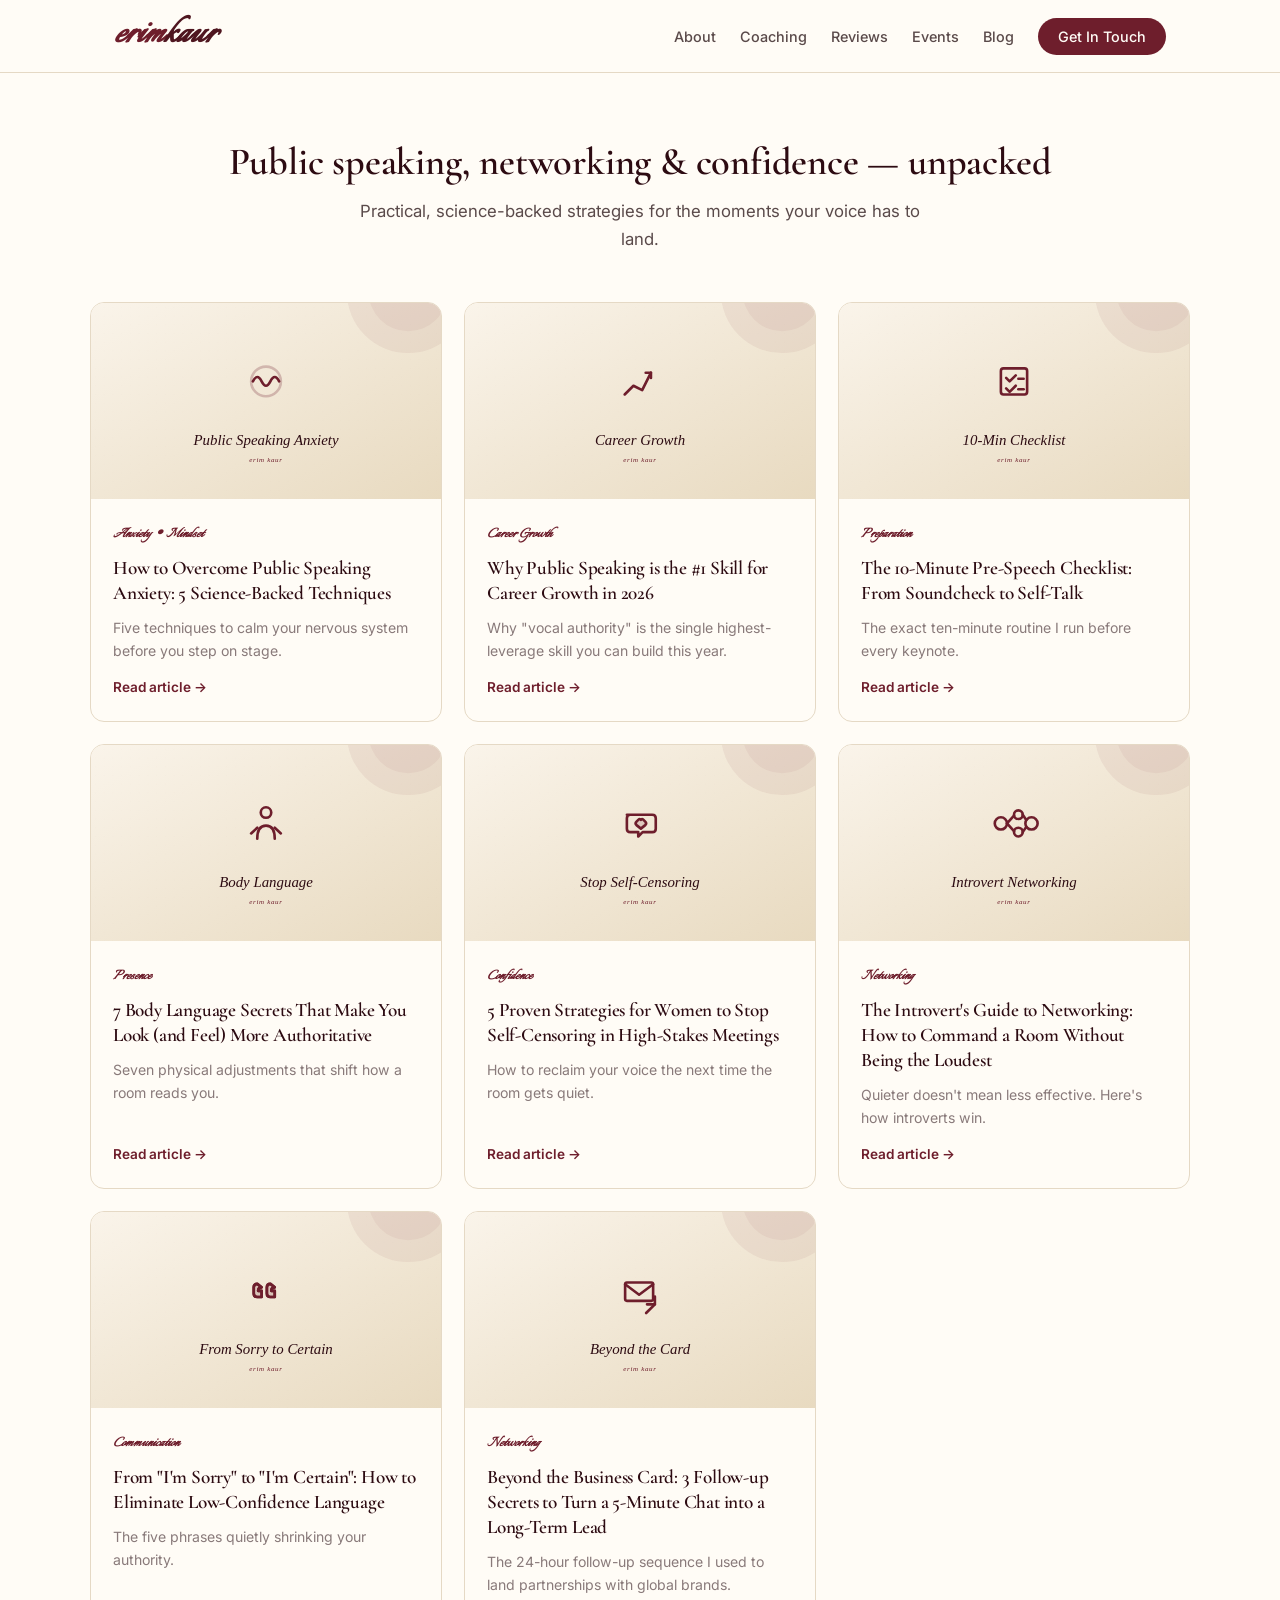
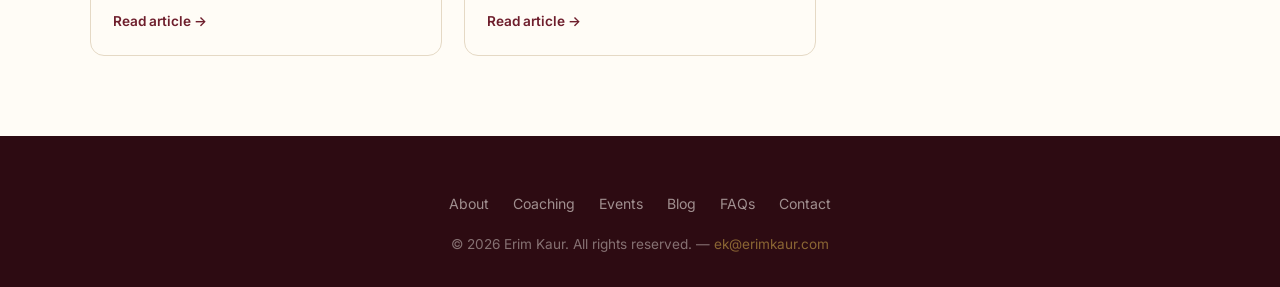
<file: blog/index.html>
<!DOCTYPE html>
<html lang="en">
<head>
    <meta charset="UTF-8">
    <meta name="viewport" content="width=device-width, initial-scale=1.0">
    <title>Blog — Erim Kaur, Public Speaking Coach</title>
    <meta name="description" content="Practical, science-backed articles on public speaking, networking, and professional confidence by Erim Kaur.">
    <link rel="icon" type="image/png" href="[data-uri]">
    <link href="https://fonts.googleapis.com/css2?family=Inter:wght@300;400;500;600;700&family=Cormorant+Garamond:ital,wght@0,400;0,500;0,600;0,700;1,400;1,600&family=Italianno&display=swap" rel="stylesheet">
    <link rel="stylesheet" href="../assets/style.css">
</head>
<body>

    <nav class="navbar" id="navbar">
        <div class="nav-container">
            <a href="../" class="logo">erim<span>kaur</span></a>
            <ul class="nav-links">
                <li><a href="../#about">About</a></li>
                <li><a href="../#coaching">Coaching</a></li>
                <li><a href="../#reviews">Reviews</a></li>
                <li><a href="../masterclass.html">Events</a></li>
                <li><a href="./">Blog</a></li>
                <li><a href="../#contact" class="nav-cta">Get In Touch</a></li>
            </ul>
            <div class="hamburger" onclick="toggleMenu()">
                <span></span><span></span><span></span>
            </div>
        </div>
    </nav>
    <div class="mobile-menu" id="mobileMenu">
        <a href="../#about" onclick="toggleMenu()">About</a>
        <a href="../#coaching" onclick="toggleMenu()">Coaching</a>
        <a href="../#reviews" onclick="toggleMenu()">Reviews</a>
        <a href="../masterclass.html">Events</a>
        <a href="./">Blog</a>
        <a href="../#contact" onclick="toggleMenu()">Get In Touch</a>
    </div>

    <section style="padding-top:140px;">
        <div class="section-inner">
            <div class="section-header">
                <h2>Public speaking, networking &amp; confidence — unpacked</h2>
                <p>Practical, science-backed strategies for the moments your voice has to land.</p>
            </div>

            <div class="blog-grid">
                <a href="overcome-public-speaking-anxiety.html" class="blog-card">
                    <div class="card-thumb" style="background-image: url('../images/blog-anxiety.svg'); background-size: cover; background-position: center;"></div>
                    <div class="card-body">
                        <span class="card-tag">Anxiety &middot; Mindset</span>
                        <h4>How to Overcome Public Speaking Anxiety: 5 Science-Backed Techniques</h4>
                        <p>Five techniques to calm your nervous system before you step on stage.</p>
                        <span class="read-more">Read article &rarr;</span>
                    </div>
                </a>

                <a href="public-speaking-career-growth-2026.html" class="blog-card">
                    <div class="card-thumb" style="background-image: url('../images/blog-career.svg'); background-size: cover; background-position: center;"></div>
                    <div class="card-body">
                        <span class="card-tag">Career Growth</span>
                        <h4>Why Public Speaking is the #1 Skill for Career Growth in 2026</h4>
                        <p>Why "vocal authority" is the single highest-leverage skill you can build this year.</p>
                        <span class="read-more">Read article &rarr;</span>
                    </div>
                </a>

                <a href="10-minute-pre-speech-checklist.html" class="blog-card">
                    <div class="card-thumb" style="background-image: url('../images/blog-checklist.svg'); background-size: cover; background-position: center;"></div>
                    <div class="card-body">
                        <span class="card-tag">Preparation</span>
                        <h4>The 10-Minute Pre-Speech Checklist: From Soundcheck to Self-Talk</h4>
                        <p>The exact ten-minute routine I run before every keynote.</p>
                        <span class="read-more">Read article &rarr;</span>
                    </div>
                </a>

                <a href="body-language-secrets.html" class="blog-card">
                    <div class="card-thumb" style="background-image: url('../images/blog-body.svg'); background-size: cover; background-position: center;"></div>
                    <div class="card-body">
                        <span class="card-tag">Presence</span>
                        <h4>7 Body Language Secrets That Make You Look (and Feel) More Authoritative</h4>
                        <p>Seven physical adjustments that shift how a room reads you.</p>
                        <span class="read-more">Read article &rarr;</span>
                    </div>
                </a>

                <a href="women-stop-self-censoring.html" class="blog-card">
                    <div class="card-thumb" style="background-image: url('../images/blog-leadership.svg'); background-size: cover; background-position: center;"></div>
                    <div class="card-body">
                        <span class="card-tag">Confidence</span>
                        <h4>5 Proven Strategies for Women to Stop Self-Censoring in High-Stakes Meetings</h4>
                        <p>How to reclaim your voice the next time the room gets quiet.</p>
                        <span class="read-more">Read article &rarr;</span>
                    </div>
                </a>

                <a href="introvert-networking-guide.html" class="blog-card">
                    <div class="card-thumb" style="background-image: url('../images/blog-networking.svg'); background-size: cover; background-position: center;"></div>
                    <div class="card-body">
                        <span class="card-tag">Networking</span>
                        <h4>The Introvert's Guide to Networking: How to Command a Room Without Being the Loudest</h4>
                        <p>Quieter doesn't mean less effective. Here's how introverts win.</p>
                        <span class="read-more">Read article &rarr;</span>
                    </div>
                </a>

                <a href="from-sorry-to-certain.html" class="blog-card">
                    <div class="card-thumb" style="background-image: url('../images/blog-language.svg'); background-size: cover; background-position: center;"></div>
                    <div class="card-body">
                        <span class="card-tag">Communication</span>
                        <h4>From "I'm Sorry" to "I'm Certain": How to Eliminate Low-Confidence Language</h4>
                        <p>The five phrases quietly shrinking your authority.</p>
                        <span class="read-more">Read article &rarr;</span>
                    </div>
                </a>

                <a href="beyond-the-business-card.html" class="blog-card">
                    <div class="card-thumb" style="background-image: url('../images/blog-followup.svg'); background-size: cover; background-position: center;"></div>
                    <div class="card-body">
                        <span class="card-tag">Networking</span>
                        <h4>Beyond the Business Card: 3 Follow-up Secrets to Turn a 5-Minute Chat into a Long-Term Lead</h4>
                        <p>The 24-hour follow-up sequence I used to land partnerships with global brands.</p>
                        <span class="read-more">Read article &rarr;</span>
                    </div>
                </a>
            </div>
        </div>
    </section>

    <footer class="footer">
        <div class="footer-content">
            <div class="footer-nav">
                <a href="../#about">About</a>
                <a href="../#coaching">Coaching</a>
                <a href="../masterclass.html">Events</a>
                <a href="./">Blog</a>
                <a href="../#faqs">FAQs</a>
                <a href="../#contact">Contact</a>
            </div>
            <p>&copy; 2026 Erim Kaur. All rights reserved. &mdash; <a href="mailto:ek@erimkaur.com">ek@erimkaur.com</a></p>
        </div>
    </footer>

    <script>
        window.addEventListener('scroll', function() {
            const navbar = document.getElementById('navbar');
            if (window.scrollY > 50) navbar.classList.add('scrolled');
            else navbar.classList.remove('scrolled');
        });
        function toggleMenu() {
            document.getElementById('mobileMenu').classList.toggle('active');
        }
    </script>
</body>
</html>
</file>
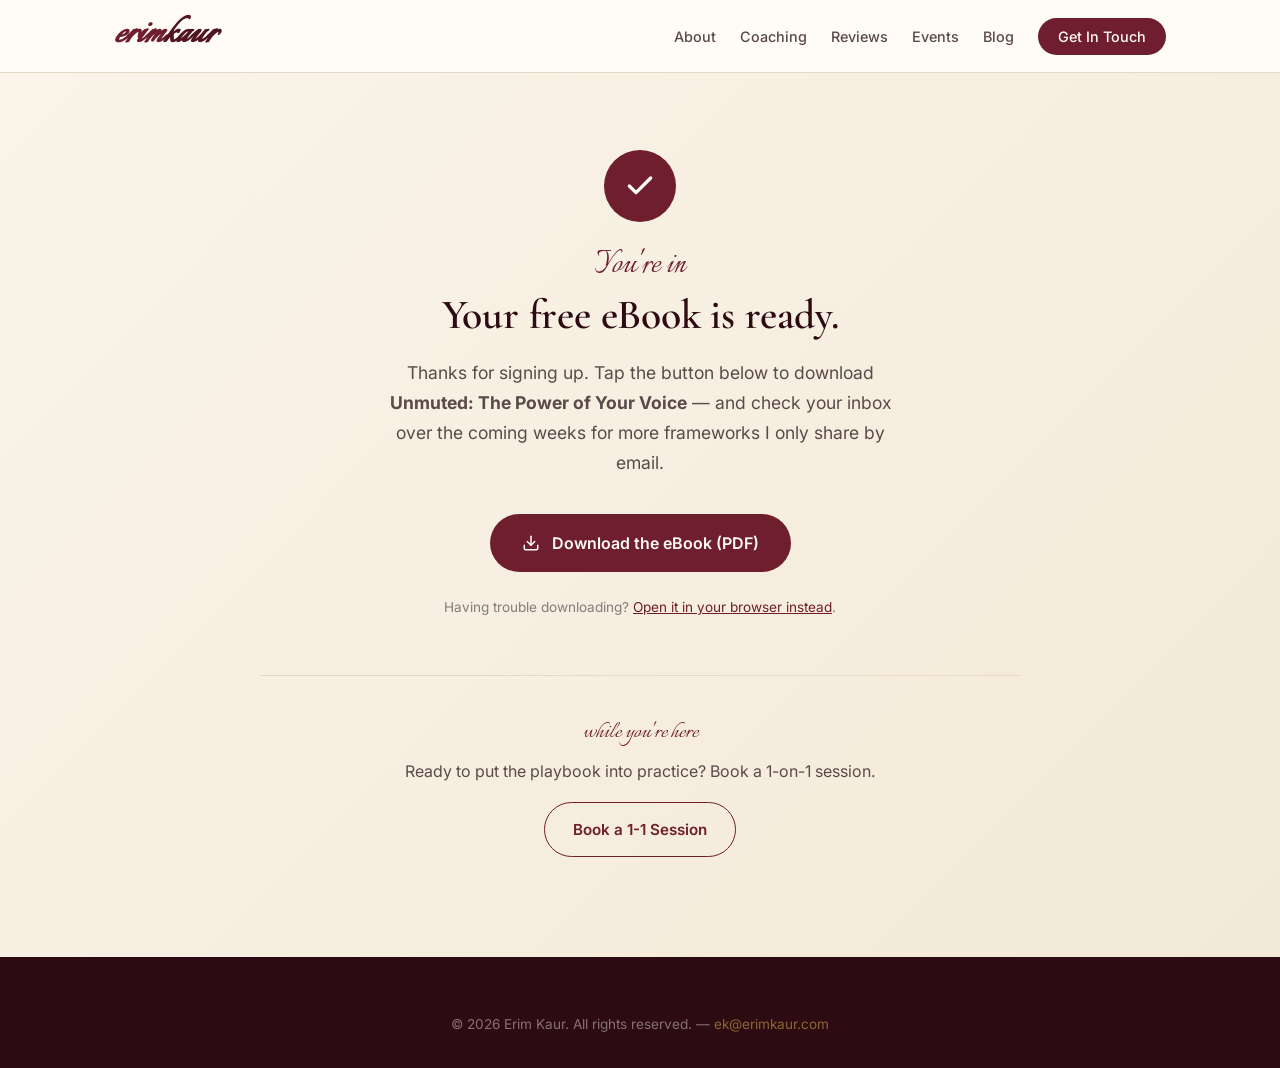
<file: ebook-thank-you.html>
<!DOCTYPE html>
<html lang="en">
<head>
    <meta charset="UTF-8">
    <meta name="viewport" content="width=device-width, initial-scale=1.0">
    <title>Thank You — Unmuted: The Power of Your Voice | Erim Kaur</title>
    <meta name="description" content="Your free copy of Unmuted: The Power of Your Voice is ready to download.">
    <meta name="robots" content="noindex">

    <link rel="icon" type="image/png" href="[data-uri]">
    <link href="https://fonts.googleapis.com/css2?family=Inter:wght@300;400;500;600;700&family=Cormorant+Garamond:ital,wght@0,400;0,500;0,600;0,700;1,400;1,600&family=Italianno&display=swap" rel="stylesheet">
    <link rel="stylesheet" href="assets/style.css">
</head>
<body>

    <nav class="navbar" id="navbar">
        <div class="nav-container">
            <a href="index.html" class="logo">erim<span>kaur</span></a>
            <ul class="nav-links">
                <li><a href="index.html#about">About</a></li>
                <li><a href="index.html#coaching">Coaching</a></li>
                <li><a href="index.html#reviews">Reviews</a></li>
                <li><a href="masterclass.html">Events</a></li>
                <li><a href="blog/">Blog</a></li>
                <li><a href="index.html#contact" class="nav-cta">Get In Touch</a></li>
            </ul>
        </div>
    </nav>

    <section style="padding: 150px 24px 100px; background: linear-gradient(135deg, var(--cream) 0%, var(--cream-warm) 100%); min-height: 60vh;">
        <div class="section-inner section-narrow" style="text-align: center;">
            <div style="display: inline-flex; align-items: center; justify-content: center; width: 72px; height: 72px; background: var(--burgundy); color: var(--ivory); border-radius: 50%; margin-bottom: 24px;">
                <svg width="32" height="32" viewBox="0 0 24 24" fill="none" stroke="currentColor" stroke-width="2.5" stroke-linecap="round" stroke-linejoin="round"><polyline points="20 6 9 17 4 12"/></svg>
            </div>
            <p style="font-family: 'Italianno', cursive; font-size: 2.4rem; color: var(--burgundy); line-height: 1; margin-bottom: 8px;">You're in</p>
            <h1 style="font-family: 'Cormorant Garamond', serif; font-size: 2.6rem; color: var(--burgundy-deep); margin-bottom: 18px; line-height: 1.15;">Your free eBook is ready.</h1>
            <p style="font-size: 1.1rem; color: var(--text-secondary); max-width: 520px; margin: 0 auto 36px; line-height: 1.7;">
                Thanks for signing up. Tap the button below to download <strong>Unmuted: The Power of Your Voice</strong> — and check your inbox over the coming weeks for more frameworks I only share by email.
            </p>

            <a href="images/Speaking-eBook.pdf" download="Erim-Kaur-Unmuted-The-Power-of-Your-Voice.pdf" class="btn btn-accent" style="font-size: 1rem; padding: 16px 32px;">
                <svg width="18" height="18" viewBox="0 0 24 24" fill="none" stroke="currentColor" stroke-width="2" stroke-linecap="round" stroke-linejoin="round" style="margin-right: 4px;"><path d="M21 15v4a2 2 0 0 1-2 2H5a2 2 0 0 1-2-2v-4"/><polyline points="7 10 12 15 17 10"/><line x1="12" y1="15" x2="12" y2="3"/></svg>
                Download the eBook (PDF)
            </a>

            <p style="font-size: 0.85rem; color: var(--text-light); margin-top: 24px;">
                Having trouble downloading? <a href="images/Speaking-eBook.pdf" target="_blank" style="color: var(--burgundy);">Open it in your browser instead</a>.
            </p>

            <div style="margin-top: 56px; padding-top: 36px; border-top: 1px solid var(--border);">
                <p style="font-family: 'Italianno', cursive; font-size: 1.6rem; color: var(--burgundy); margin-bottom: 4px;">while you're here</p>
                <p style="color: var(--text-secondary); margin-bottom: 18px;">Ready to put the playbook into practice? Book a 1-on-1 session.</p>
                <a href="index.html#contact" class="btn btn-ghost">Book a 1-1 Session</a>
            </div>
        </div>
    </section>

    <footer class="footer">
        <div class="footer-content">
            <p>&copy; 2026 Erim Kaur. All rights reserved. &mdash; <a href="mailto:ek@erimkaur.com">ek@erimkaur.com</a></p>
        </div>
    </footer>

</body>
</html>
</file>
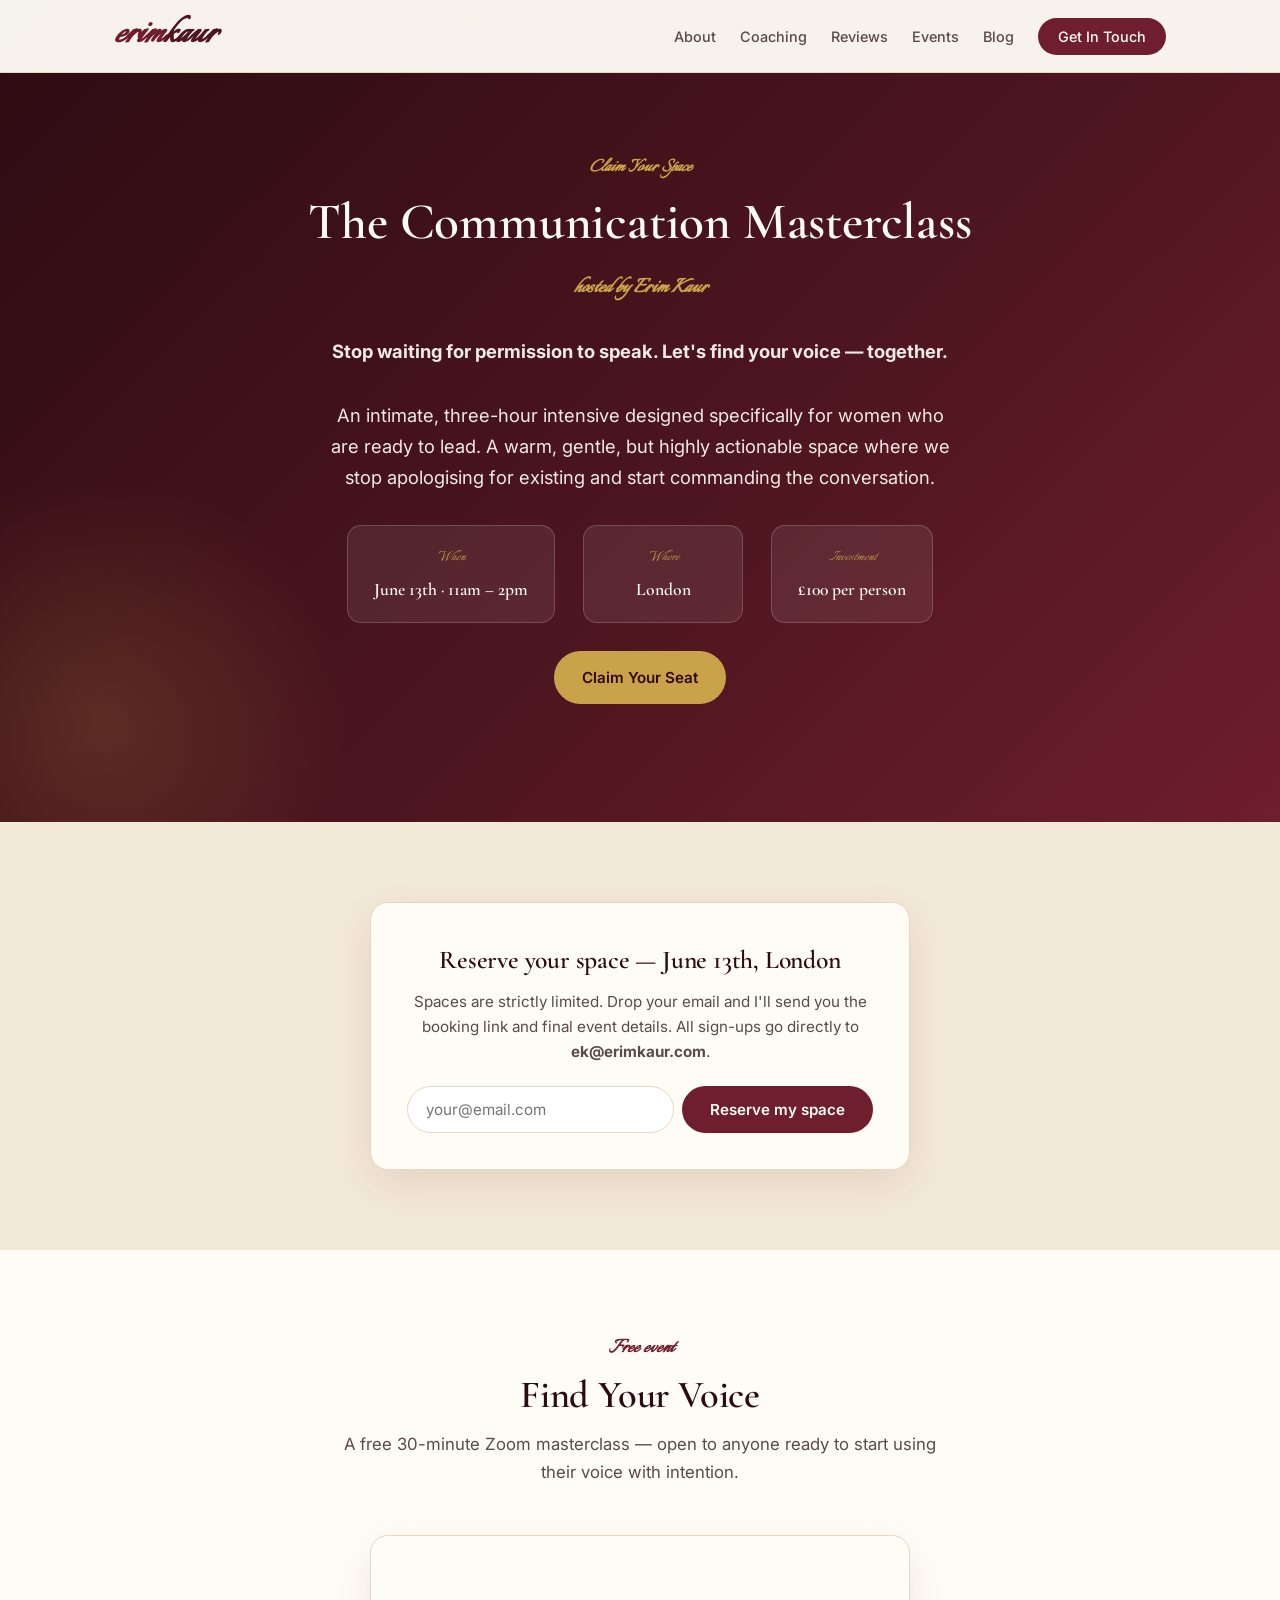
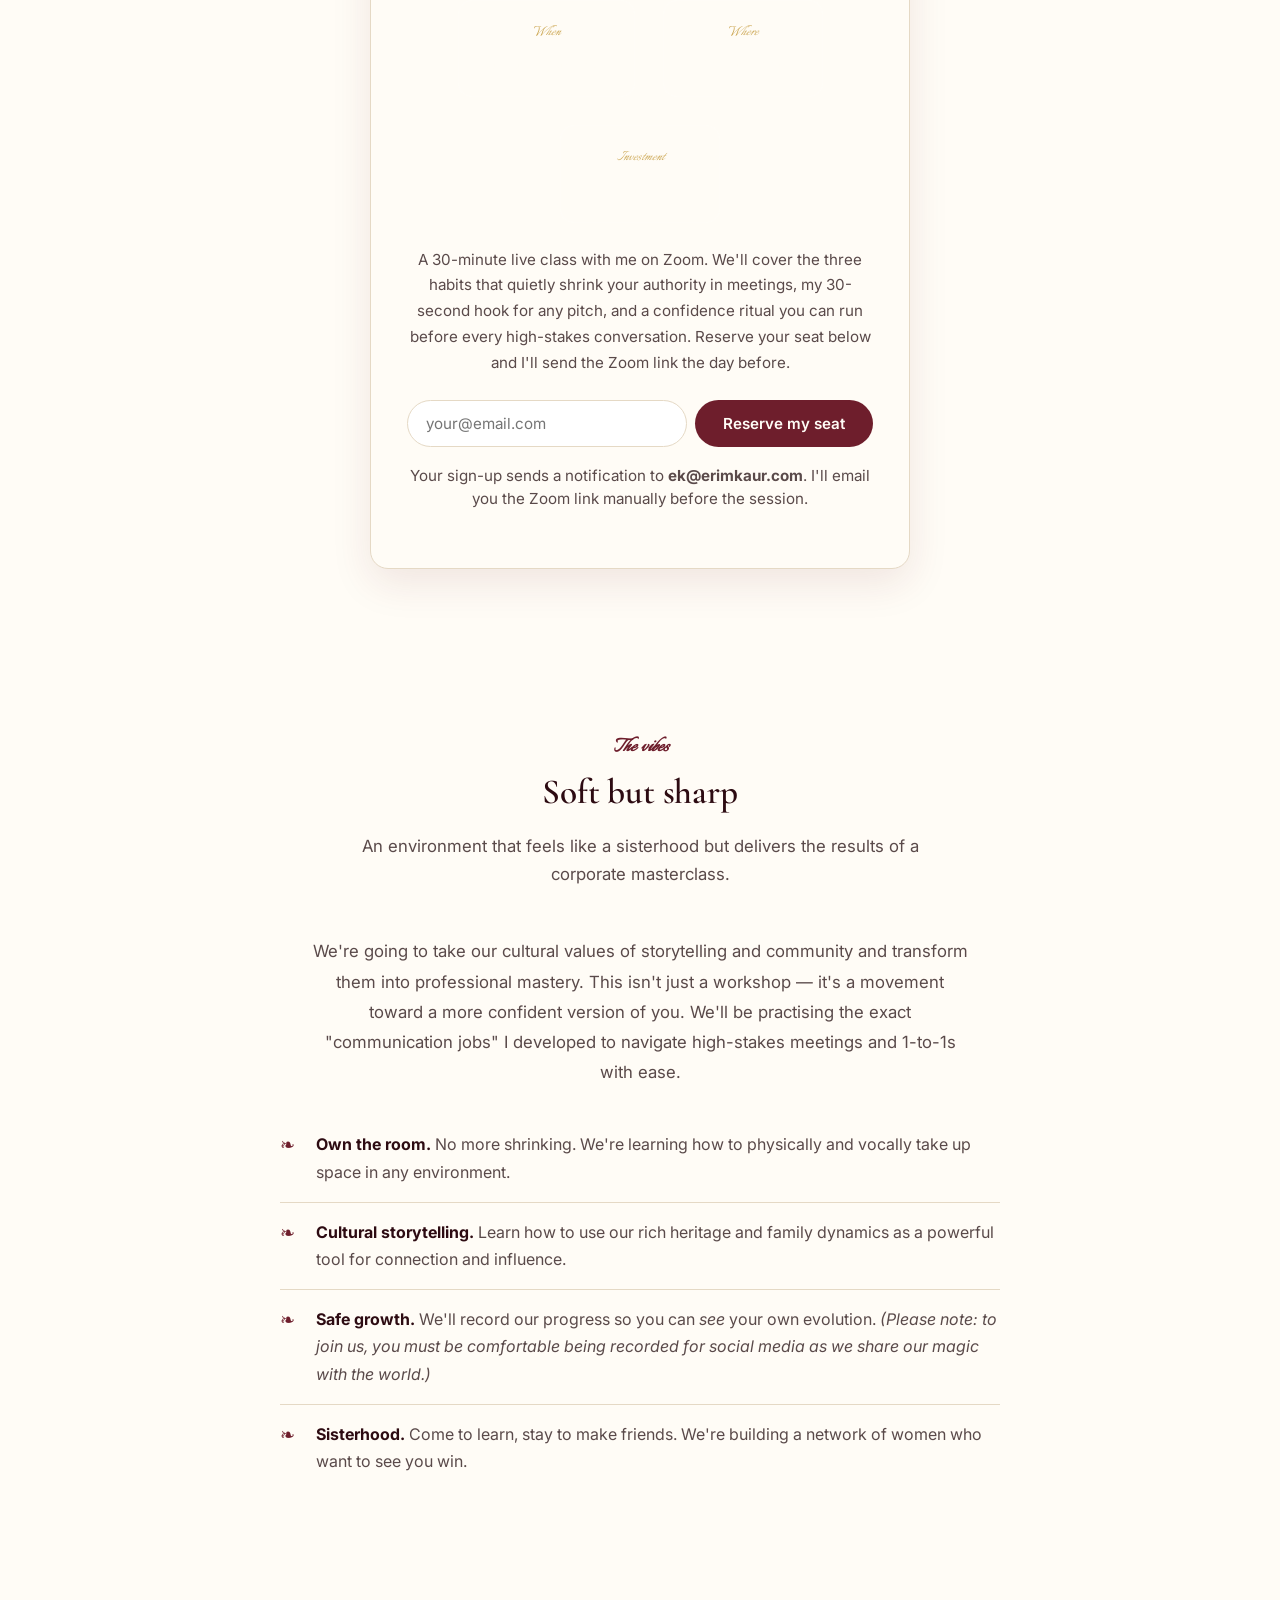
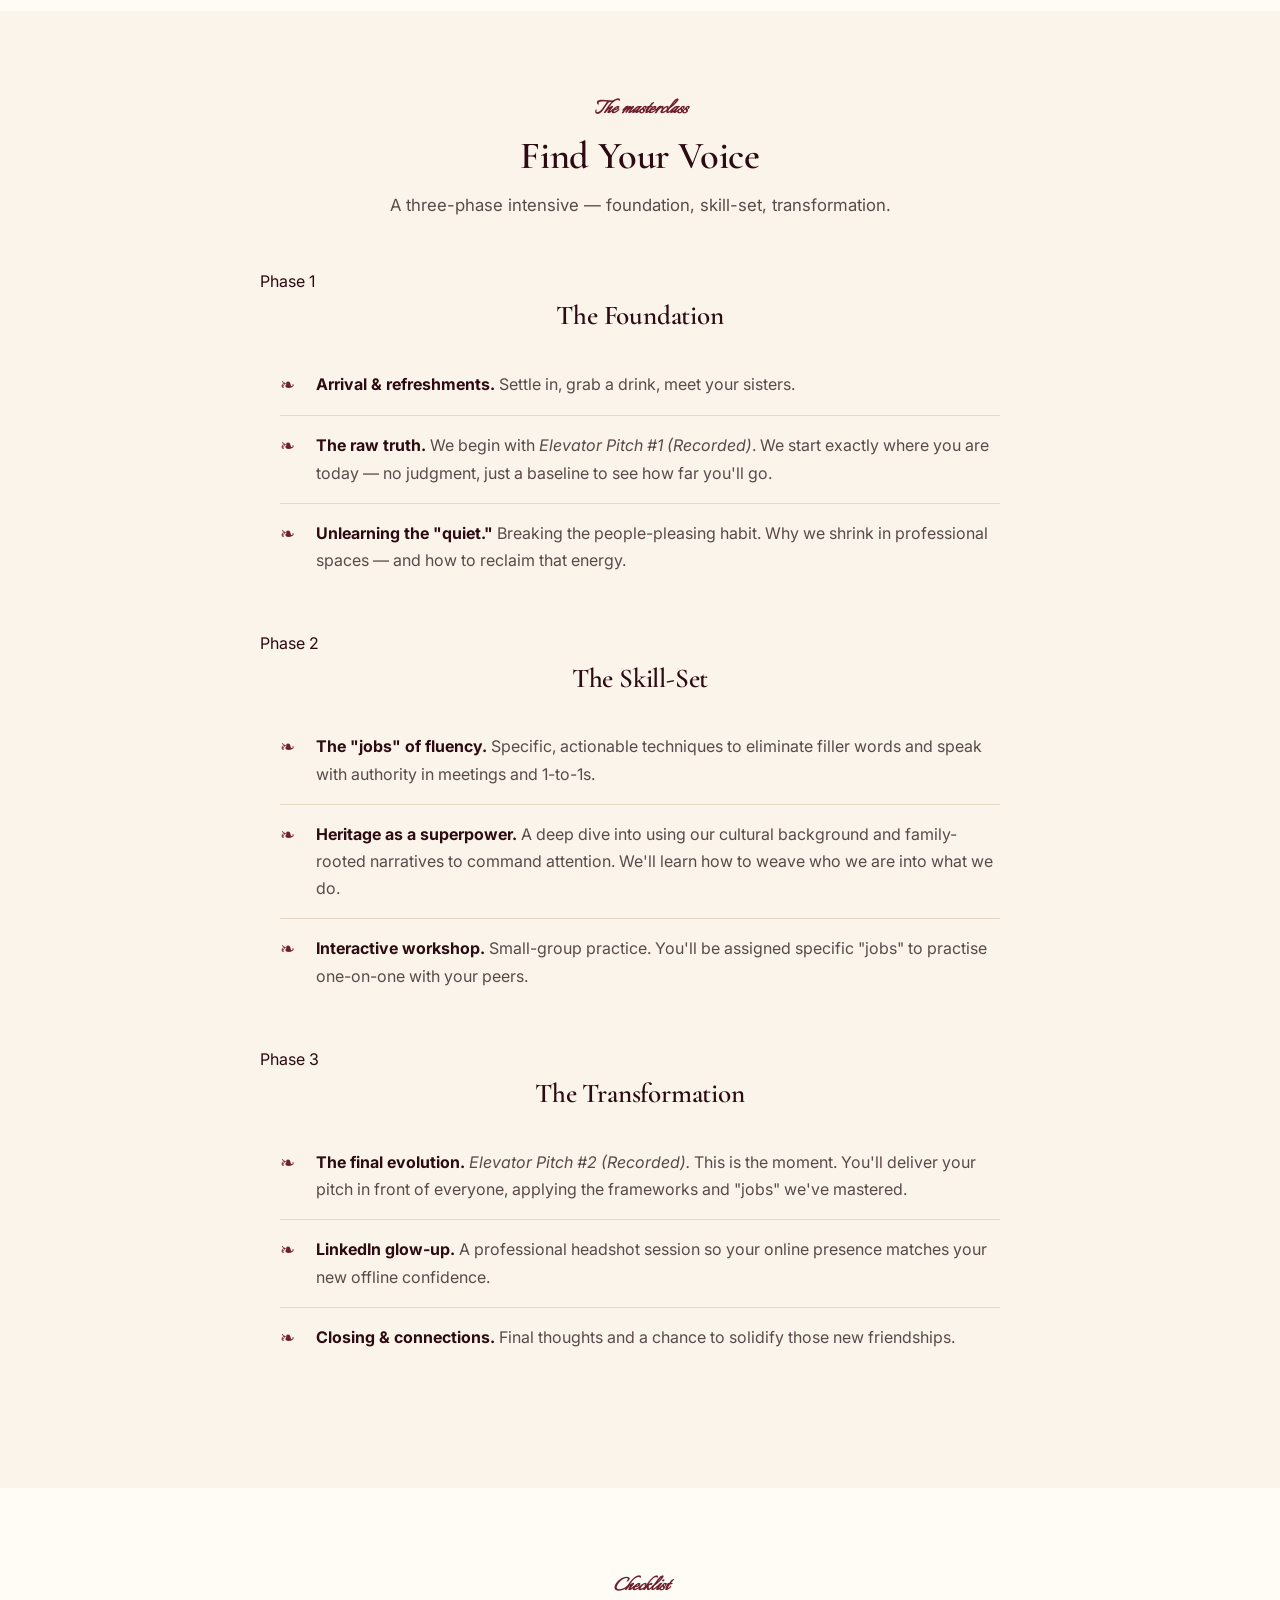
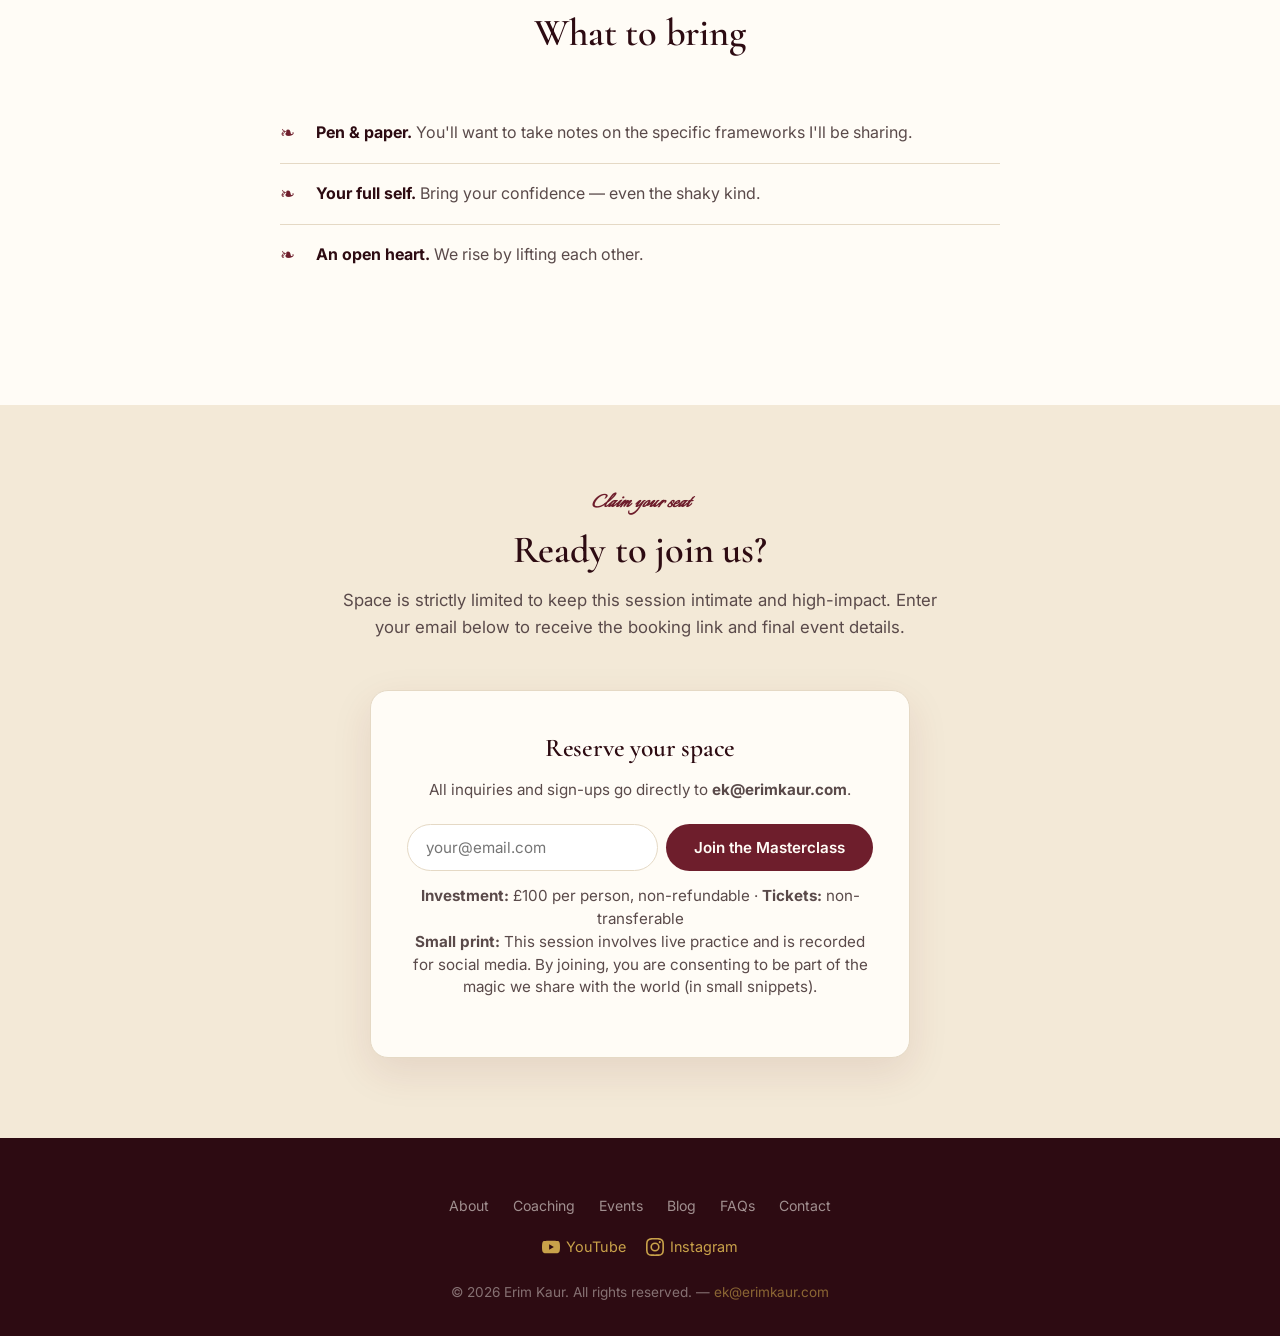
<file: masterclass.html>
<!DOCTYPE html>
<html lang="en">
<head>
    <meta charset="UTF-8">
    <meta name="viewport" content="width=device-width, initial-scale=1.0">
    <title>The Communication Masterclass — Hosted by Erim Kaur</title>
    <meta name="description" content="Claim your space. A 3-hour intensive for women ready to lead — hosted by Erim Kaur. June 13th, 11AM–2PM. £100 per person.">

    <meta property="og:title" content="The Communication Masterclass — Hosted by Erim Kaur">
    <meta property="og:description" content="A 3-hour intimate intensive for women ready to lead. Find your voice, command the room.">
    <meta property="og:type" content="website">
    <meta property="og:url" content="https://erimkaur.com/masterclass.html">
    <meta property="og:image" content="https://erimkaur.com/images/erim-tedx.png">

    <link rel="icon" type="image/png" href="[data-uri]">
    <link href="https://fonts.googleapis.com/css2?family=Inter:wght@300;400;500;600;700&family=Cormorant+Garamond:ital,wght@0,400;0,500;0,600;0,700;1,400;1,600&family=Italianno&display=swap" rel="stylesheet">
    <link rel="stylesheet" href="assets/style.css">
</head>
<body>

    <nav class="navbar" id="navbar">
        <div class="nav-container">
            <a href="index.html" class="logo">erim<span>kaur</span></a>
            <ul class="nav-links">
                <li><a href="index.html#about">About</a></li>
                <li><a href="index.html#coaching">Coaching</a></li>
                <li><a href="index.html#reviews">Reviews</a></li>
                <li><a href="masterclass.html">Events</a></li>
                <li><a href="blog/">Blog</a></li>
                <li><a href="index.html#contact" class="nav-cta">Get In Touch</a></li>
            </ul>
            <div class="hamburger" onclick="toggleMenu()">
                <span></span><span></span><span></span>
            </div>
        </div>
    </nav>
    <div class="mobile-menu" id="mobileMenu">
        <a href="index.html#about" onclick="toggleMenu()">About</a>
        <a href="index.html#coaching" onclick="toggleMenu()">Coaching</a>
        <a href="index.html#reviews" onclick="toggleMenu()">Reviews</a>
        <a href="masterclass.html">Events</a>
        <a href="blog/">Blog</a>
        <a href="index.html#contact" onclick="toggleMenu()">Get In Touch</a>
    </div>

    <!-- ============== EVENT HERO ============== -->
    <section class="event-hero">
        <div class="event-hero-inner">
            <div class="event-eyebrow">Claim Your Space</div>
            <h1>The Communication Masterclass</h1>
            <div class="host">hosted by Erim Kaur</div>
            <p class="lead"><strong>Stop waiting for permission to speak. Let's find your voice — together.</strong></p>
            <p class="lead">An intimate, three-hour intensive designed specifically for women who are ready to lead. A warm, gentle, but highly actionable space where we stop apologising for existing and start commanding the conversation.</p>
            <div class="event-details">
                <div class="event-detail">
                    <div class="label">When</div>
                    <div class="value">June 13th · 11am – 2pm</div>
                </div>
                <div class="event-detail">
                    <div class="label">Where</div>
                    <div class="value">London</div>
                </div>
                <div class="event-detail">
                    <div class="label">Investment</div>
                    <div class="value">£100 per person</div>
                </div>
            </div>
            <div class="hero-ctas" style="justify-content:center;">
                <a href="#claim" class="btn btn-accent" style="background: var(--gold); color: var(--burgundy-deep);">Claim Your Seat</a>
            </div>
        </div>
    </section>

    <!-- ============== TOP RESERVE BLOCK (mirrors bottom #claim) ============== -->
    <section class="section-warm" id="reserve-top">
        <div class="section-inner section-narrow">
            <div class="signup-card">
                <h3>Reserve your space — June 13th, London</h3>
                <p>Spaces are strictly limited. Drop your email and I'll send you the booking link and final event details. All sign-ups go directly to <strong>ek@erimkaur.com</strong>.</p>
                <form action="https://formsubmit.co/ek@erimkaur.com" method="POST">
                    <input type="hidden" name="_subject" value="New Masterclass enquiry from erimkaur.com (top)">
                    <input type="hidden" name="_captcha" value="false">
                    <input type="hidden" name="_next" value="https://erimkaur.com/masterclass.html#reserve-top">
                    <input type="hidden" name="enquiry_type" value="Communication Masterclass — June 13 (top form)">
                    <input type="text" name="_honey" style="display:none">
                    <div class="signup-form">
                        <input type="email" name="email" placeholder="your@email.com" required>
                        <button type="submit" class="btn btn-accent">Reserve my space</button>
                    </div>
                </form>
            </div>
        </div>
    </section>

    <!-- ============== FREE FIND YOUR VOICE — JUNE 21 ============== -->
    <section id="find-your-voice">
        <div class="section-inner section-narrow">
            <div class="section-header">
                <span class="eyebrow">Free event</span>
                <h2>Find Your Voice</h2>
                <p>A free 30-minute Zoom masterclass — open to anyone ready to start using their voice with intention.</p>
            </div>

            <div class="signup-card">
                <div class="event-details" style="justify-content:center; margin-bottom: 24px;">
                    <div class="event-detail">
                        <div class="label">When</div>
                        <div class="value">21 June · 5pm BST</div>
                    </div>
                    <div class="event-detail">
                        <div class="label">Where</div>
                        <div class="value">Live on Zoom</div>
                    </div>
                    <div class="event-detail">
                        <div class="label">Investment</div>
                        <div class="value">Free</div>
                    </div>
                </div>

                <p style="text-align:center; max-width: 580px; margin: 0 auto 24px; color: var(--text-secondary); line-height: 1.7;">
                    A 30-minute live class with me on Zoom. We'll cover the three habits that quietly shrink your authority in meetings, my 30-second hook for any pitch, and a confidence ritual you can run before every high-stakes conversation. Reserve your seat below and I'll send the Zoom link the day before.
                </p>

                <form action="https://formsubmit.co/ek@erimkaur.com" method="POST">
                    <input type="hidden" name="_subject" value="New Free Masterclass signup — Find Your Voice (June 21)">
                    <input type="hidden" name="_captcha" value="false">
                    <input type="hidden" name="_next" value="https://erimkaur.com/masterclass.html#find-your-voice">
                    <input type="hidden" name="enquiry_type" value="Free Masterclass — Find Your Voice — 21 June 5pm BST">
                    <input type="text" name="_honey" style="display:none">
                    <div class="signup-form">
                        <input type="email" name="email" placeholder="your@email.com" required>
                        <button type="submit" class="btn btn-accent">Reserve my seat</button>
                    </div>
                </form>
                <p class="fine-print" style="margin-top: 18px;">Your sign-up sends a notification to <strong>ek@erimkaur.com</strong>. I'll email you the Zoom link manually before the session.</p>
            </div>
        </div>
    </section>

    <!-- ============== INTRO / SOFT BUT SHARP ============== -->
    <section class="event-content">
        <div class="section-inner section-narrow">
            <div class="section-header">
                <span class="eyebrow">The vibes</span>
                <h2>Soft but sharp</h2>
                <p>An environment that feels like a sisterhood but delivers the results of a corporate masterclass.</p>
            </div>

            <p style="text-align:center; max-width: 660px; margin: 0 auto 28px; color: var(--text-secondary); line-height: 1.8; font-size: 1.05rem;">
                We're going to take our cultural values of storytelling and community and transform them into professional mastery. This isn't just a workshop — it's a movement toward a more confident version of you. We'll be practising the exact "communication jobs" I developed to navigate high-stakes meetings and 1-to-1s with ease.
            </p>

            <ul class="event-list">
                <li><span><strong>Own the room.</strong> No more shrinking. We're learning how to physically and vocally take up space in any environment.</span></li>
                <li><span><strong>Cultural storytelling.</strong> Learn how to use our rich heritage and family dynamics as a powerful tool for connection and influence.</span></li>
                <li><span><strong>Safe growth.</strong> We'll record our progress so you can <em>see</em> your own evolution. <em>(Please note: to join us, you must be comfortable being recorded for social media as we share our magic with the world.)</em></span></li>
                <li><span><strong>Sisterhood.</strong> Come to learn, stay to make friends. We're building a network of women who want to see you win.</span></li>
            </ul>
        </div>
    </section>

    <!-- ============== THE AGENDA / 3 PHASES ============== -->
    <section class="section-alt">
        <div class="section-inner section-narrow">
            <div class="section-header">
                <span class="eyebrow">The masterclass</span>
                <h2>Find Your Voice</h2>
                <p>A three-phase intensive — foundation, skill-set, transformation.</p>
            </div>

            <div class="phase-eyebrow">Phase 1</div>
            <h2 style="text-align:center; font-family: 'Cormorant Garamond', serif; font-size: 1.7rem; font-weight: 600; color: var(--burgundy-deep); margin-bottom: 16px;">The Foundation</h2>
            <ul class="event-list">
                <li><span><strong>Arrival &amp; refreshments.</strong> Settle in, grab a drink, meet your sisters.</span></li>
                <li><span><strong>The raw truth.</strong> We begin with <em>Elevator Pitch #1 (Recorded)</em>. We start exactly where you are today — no judgment, just a baseline to see how far you'll go.</span></li>
                <li><span><strong>Unlearning the "quiet."</strong> Breaking the people-pleasing habit. Why we shrink in professional spaces — and how to reclaim that energy.</span></li>
            </ul>

            <div class="phase-eyebrow">Phase 2</div>
            <h2 style="text-align:center; font-family: 'Cormorant Garamond', serif; font-size: 1.7rem; font-weight: 600; color: var(--burgundy-deep); margin-bottom: 16px;">The Skill-Set</h2>
            <ul class="event-list">
                <li><span><strong>The "jobs" of fluency.</strong> Specific, actionable techniques to eliminate filler words and speak with authority in meetings and 1-to-1s.</span></li>
                <li><span><strong>Heritage as a superpower.</strong> A deep dive into using our cultural background and family-rooted narratives to command attention. We'll learn how to weave who we are into what we do.</span></li>
                <li><span><strong>Interactive workshop.</strong> Small-group practice. You'll be assigned specific "jobs" to practise one-on-one with your peers.</span></li>
            </ul>

            <div class="phase-eyebrow">Phase 3</div>
            <h2 style="text-align:center; font-family: 'Cormorant Garamond', serif; font-size: 1.7rem; font-weight: 600; color: var(--burgundy-deep); margin-bottom: 16px;">The Transformation</h2>
            <ul class="event-list">
                <li><span><strong>The final evolution.</strong> <em>Elevator Pitch #2 (Recorded).</em> This is the moment. You'll deliver your pitch in front of everyone, applying the frameworks and "jobs" we've mastered.</span></li>
                <li><span><strong>LinkedIn glow-up.</strong> A professional headshot session so your online presence matches your new offline confidence.</span></li>
                <li><span><strong>Closing &amp; connections.</strong> Final thoughts and a chance to solidify those new friendships.</span></li>
            </ul>
        </div>
    </section>

    <!-- ============== WHAT TO BRING ============== -->
    <section>
        <div class="section-inner section-narrow">
            <div class="section-header">
                <span class="eyebrow">Checklist</span>
                <h2>What to bring</h2>
            </div>
            <ul class="event-list">
                <li><span><strong>Pen &amp; paper.</strong> You'll want to take notes on the specific frameworks I'll be sharing.</span></li>
                <li><span><strong>Your full self.</strong> Bring your confidence — even the shaky kind.</span></li>
                <li><span><strong>An open heart.</strong> We rise by lifting each other.</span></li>
            </ul>
        </div>
    </section>

    <!-- ============== CLAIM YOUR SEAT ============== -->
    <section class="section-warm" id="claim">
        <div class="section-inner">
            <div class="section-header">
                <span class="eyebrow">Claim your seat</span>
                <h2>Ready to join us?</h2>
                <p>Space is strictly limited to keep this session intimate and high-impact. Enter your email below to receive the booking link and final event details.</p>
            </div>

            <div class="signup-card">
                <h3>Reserve your space</h3>
                <p>All inquiries and sign-ups go directly to <strong>ek@erimkaur.com</strong>.</p>
                <form action="https://formsubmit.co/ek@erimkaur.com" method="POST">
                    <input type="hidden" name="_subject" value="New Masterclass enquiry from erimkaur.com">
                    <input type="hidden" name="_captcha" value="false">
                    <input type="hidden" name="_next" value="https://erimkaur.com/masterclass.html#claim">
                    <input type="hidden" name="enquiry_type" value="Communication Masterclass — June 13">
                    <input type="text" name="_honey" style="display:none">
                    <div class="signup-form">
                        <input type="email" name="email" placeholder="your@email.com" required>
                        <button type="submit" class="btn btn-accent">Join the Masterclass</button>
                    </div>
                </form>
                <p class="fine-print">
                    <strong>Investment:</strong> £100 per person, non-refundable · <strong>Tickets:</strong> non-transferable<br>
                    <strong>Small print:</strong> This session involves live practice and is recorded for social media. By joining, you are consenting to be part of the magic we share with the world (in small snippets).
                </p>
            </div>
        </div>
    </section>

    <footer class="footer">
        <div class="footer-content">
            <div class="footer-nav">
                <a href="index.html#about">About</a>
                <a href="index.html#coaching">Coaching</a>
                <a href="masterclass.html">Events</a>
                <a href="blog/">Blog</a>
                <a href="index.html#faqs">FAQs</a>
                <a href="index.html#contact">Contact</a>
            </div>
            <div class="footer-socials">
                <a href="https://www.youtube.com/@ErimKaur" target="_blank" rel="noopener"><svg viewBox="0 0 24 24" fill="currentColor"><path d="M23.498 6.186a3.016 3.016 0 0 0-2.122-2.136C19.505 3.545 12 3.545 12 3.545s-7.505 0-9.377.505A3.017 3.017 0 0 0 .502 6.186C0 8.07 0 12 0 12s0 3.93.502 5.814a3.016 3.016 0 0 0 2.122 2.136c1.871.505 9.376.505 9.376.505s7.505 0 9.377-.505a3.015 3.015 0 0 0 2.122-2.136C24 15.93 24 12 24 12s0-3.93-.502-5.814zM9.545 15.568V8.432L15.818 12l-6.273 3.568z"/></svg>YouTube</a>
                <a href="https://www.instagram.com/erim/" target="_blank" rel="noopener"><svg viewBox="0 0 24 24" fill="currentColor"><path d="M12 2.163c3.204 0 3.584.012 4.85.07 3.252.148 4.771 1.691 4.919 4.919.058 1.265.069 1.645.069 4.849 0 3.205-.012 3.584-.069 4.849-.149 3.225-1.664 4.771-4.919 4.919-1.266.058-1.644.07-4.85.07-3.204 0-3.584-.012-4.849-.07-3.26-.149-4.771-1.699-4.919-4.92-.058-1.265-.07-1.644-.07-4.849 0-3.204.013-3.583.07-4.849.149-3.227 1.664-4.771 4.919-4.919 1.266-.057 1.645-.069 4.849-.069zM12 0C8.741 0 8.333.014 7.053.072 2.695.272.273 2.69.073 7.052.014 8.333 0 8.741 0 12c0 3.259.014 3.668.072 4.948.2 4.358 2.618 6.78 6.98 6.98C8.333 23.986 8.741 24 12 24c3.259 0 3.668-.014 4.948-.072 4.354-.2 6.782-2.618 6.979-6.98.059-1.28.073-1.689.073-4.948 0-3.259-.014-3.667-.072-4.947-.196-4.354-2.617-6.78-6.979-6.98C15.668.014 15.259 0 12 0zm0 5.838a6.162 6.162 0 100 12.324 6.162 6.162 0 000-12.324zM12 16a4 4 0 110-8 4 4 0 010 8zm6.406-11.845a1.44 1.44 0 100 2.881 1.44 1.44 0 000-2.881z"/></svg>Instagram</a>
            </div>
            <p>&copy; 2026 Erim Kaur. All rights reserved. &mdash; <a href="mailto:ek@erimkaur.com">ek@erimkaur.com</a></p>
        </div>
    </footer>

    <script>
        window.addEventListener('scroll', function() {
            const navbar = document.getElementById('navbar');
            if (window.scrollY > 50) navbar.classList.add('scrolled');
            else navbar.classList.remove('scrolled');
        });
        function toggleMenu() {
            document.getElementById('mobileMenu').classList.toggle('active');
        }
    </script>
</body>
</html>
</file>
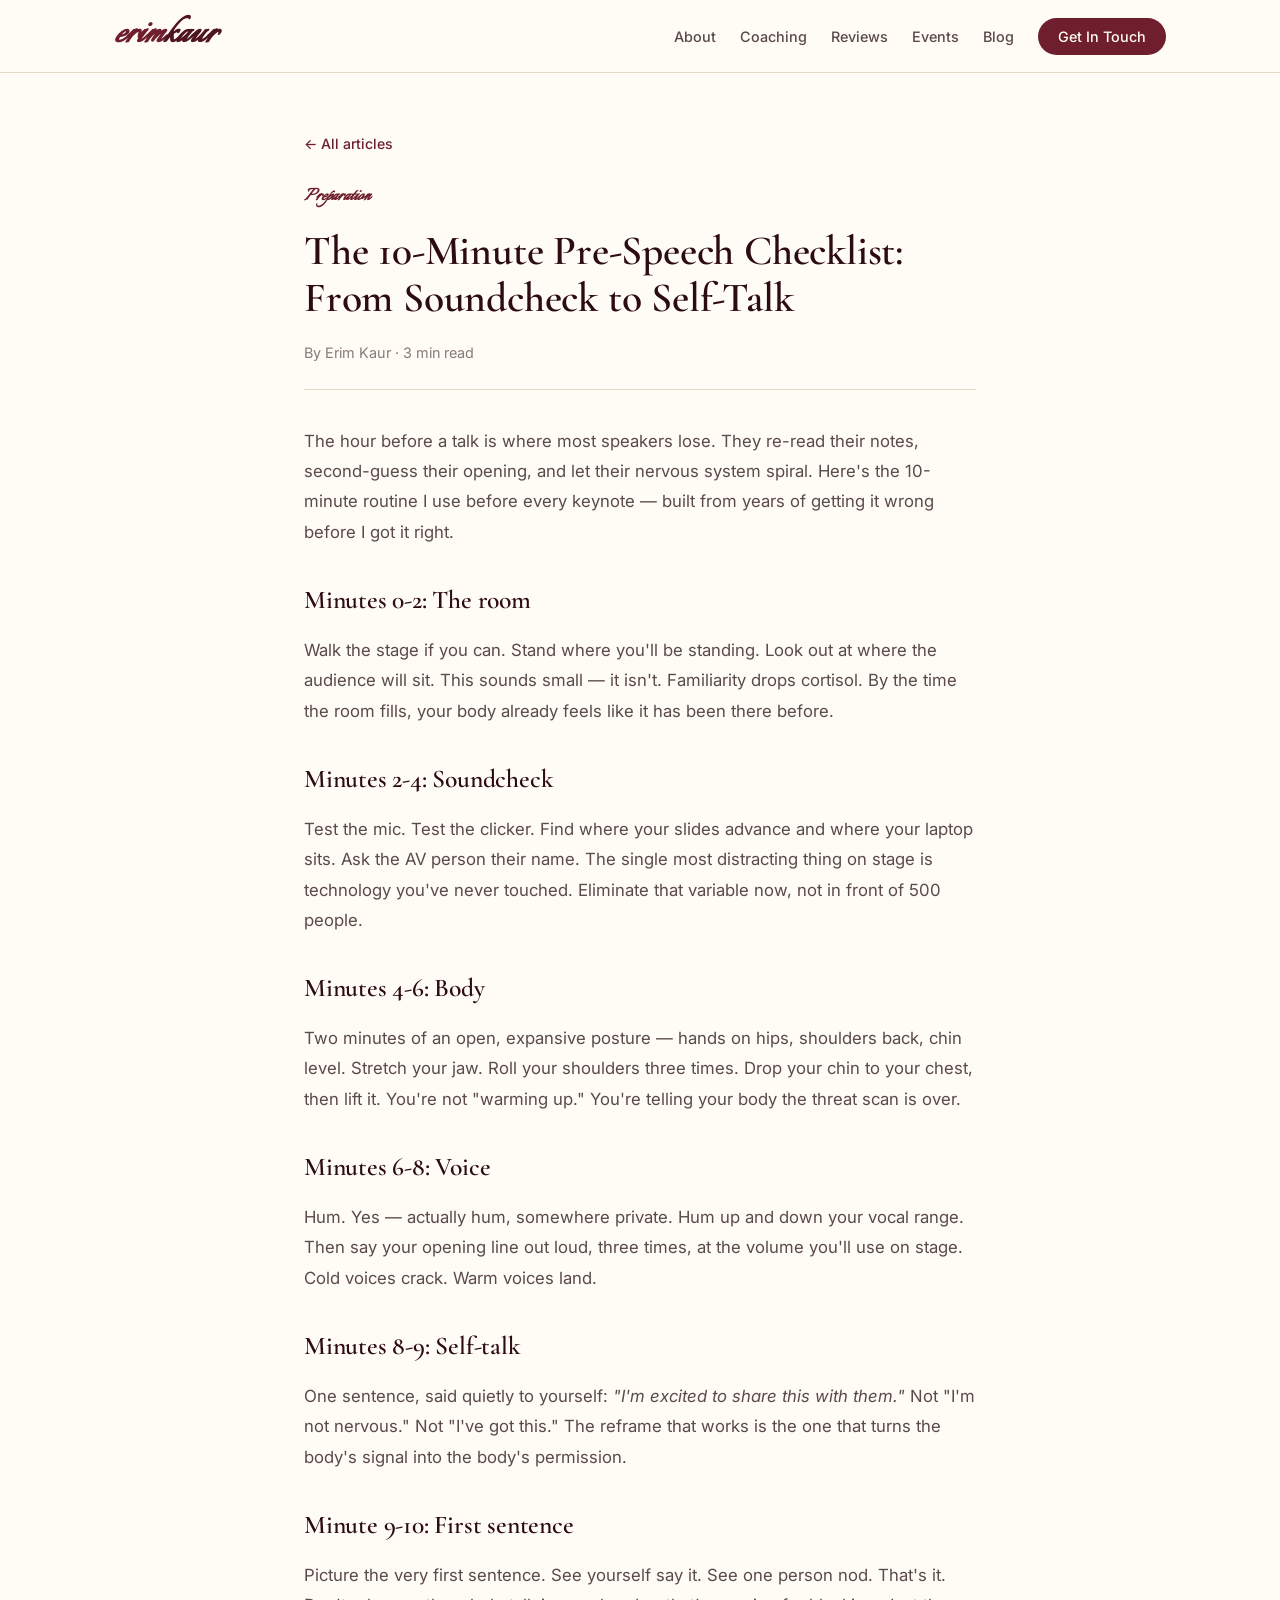
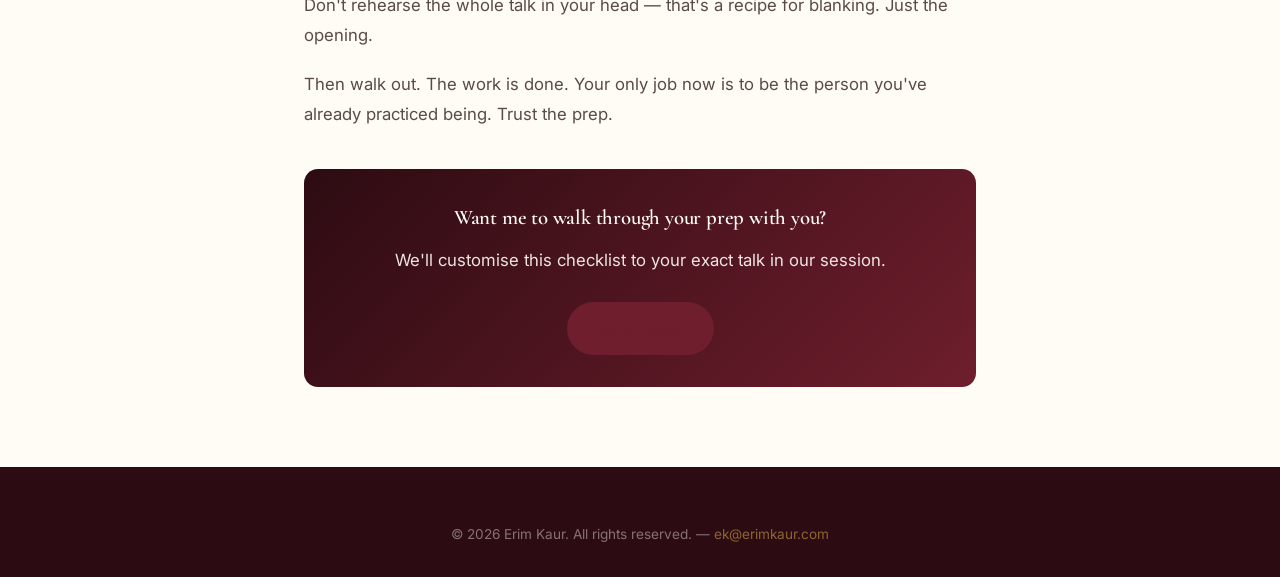
<file: blog/10-minute-pre-speech-checklist.html>
<!DOCTYPE html>
<html lang="en">
<head>
    <meta charset="UTF-8">
    <meta name="viewport" content="width=device-width, initial-scale=1.0">
    <title>The 10-Minute Pre-Speech Checklist: From Soundcheck to Self-Talk | Erim Kaur</title>
    <meta name="description" content="The exact 10-minute pre-talk routine Erim Kaur uses before every keynote. A field-tested checklist for soundcheck, body and mind.">
    <link rel="icon" type="image/png" href="[data-uri]">
    <link href="https://fonts.googleapis.com/css2?family=Inter:wght@300;400;500;600;700&family=Cormorant+Garamond:ital,wght@0,400;0,500;0,600;0,700;1,400;1,600&family=Italianno&display=swap" rel="stylesheet">
    <link rel="stylesheet" href="../assets/style.css">
</head>
<body>
    <nav class="navbar" id="navbar">
        <div class="nav-container">
            <a href="../" class="logo">erim<span>kaur</span></a>
            <ul class="nav-links">
                <li><a href="../#about">About</a></li>
                <li><a href="../#coaching">Coaching</a></li>
                <li><a href="../#reviews">Reviews</a></li>
                <li><a href="../masterclass.html">Events</a></li>
                <li><a href="./">Blog</a></li>
                <li><a href="../#contact" class="nav-cta">Get In Touch</a></li>
            </ul>
            <div class="hamburger" onclick="toggleMenu()"><span></span><span></span><span></span></div>
        </div>
    </nav>
    <div class="mobile-menu" id="mobileMenu">
        <a href="../#about" onclick="toggleMenu()">About</a>
        <a href="../#coaching" onclick="toggleMenu()">Coaching</a>
        <a href="../#reviews" onclick="toggleMenu()">Reviews</a>
        <a href="../masterclass.html">Events</a>
        <a href="./">Blog</a>
        <a href="../#contact" onclick="toggleMenu()">Get In Touch</a>
    </div>

    <article class="article">
        <a href="./" class="back-to-blog">&larr; All articles</a>
        <span class="article-eyebrow">Preparation</span>
        <h1>The 10-Minute Pre-Speech Checklist: From Soundcheck to Self-Talk</h1>
        <div class="article-meta">By Erim Kaur &middot; 3 min read</div>

        <p>The hour before a talk is where most speakers lose. They re-read their notes, second-guess their opening, and let their nervous system spiral. Here's the 10-minute routine I use before every keynote — built from years of getting it wrong before I got it right.</p>

        <h2>Minutes 0-2: The room</h2>
        <p>Walk the stage if you can. Stand where you'll be standing. Look out at where the audience will sit. This sounds small — it isn't. Familiarity drops cortisol. By the time the room fills, your body already feels like it has been there before.</p>

        <h2>Minutes 2-4: Soundcheck</h2>
        <p>Test the mic. Test the clicker. Find where your slides advance and where your laptop sits. Ask the AV person their name. The single most distracting thing on stage is technology you've never touched. Eliminate that variable now, not in front of 500 people.</p>

        <h2>Minutes 4-6: Body</h2>
        <p>Two minutes of an open, expansive posture — hands on hips, shoulders back, chin level. Stretch your jaw. Roll your shoulders three times. Drop your chin to your chest, then lift it. You're not "warming up." You're telling your body the threat scan is over.</p>

        <h2>Minutes 6-8: Voice</h2>
        <p>Hum. Yes — actually hum, somewhere private. Hum up and down your vocal range. Then say your opening line out loud, three times, at the volume you'll use on stage. Cold voices crack. Warm voices land.</p>

        <h2>Minutes 8-9: Self-talk</h2>
        <p>One sentence, said quietly to yourself: <em>"I'm excited to share this with them."</em> Not "I'm not nervous." Not "I've got this." The reframe that works is the one that turns the body's signal into the body's permission.</p>

        <h2>Minute 9-10: First sentence</h2>
        <p>Picture the very first sentence. See yourself say it. See one person nod. That's it. Don't rehearse the whole talk in your head — that's a recipe for blanking. Just the opening.</p>

        <p>Then walk out. The work is done. Your only job now is to be the person you've already practiced being. Trust the prep.</p>

        <div class="article-cta">
            <h3>Want me to walk through your prep with you?</h3>
            <p>We'll customise this checklist to your exact talk in our session.</p>
            <a href="../#contact" class="btn btn-accent" style="margin-top:8px;">Get In Touch</a>
        </div>
    </article>

    <footer class="footer">
        <div class="footer-content">
            <p>&copy; 2026 Erim Kaur. All rights reserved. &mdash; <a href="mailto:ek@erimkaur.com">ek@erimkaur.com</a></p>
        </div>
    </footer>

    <script>
        window.addEventListener('scroll', function() {
            const navbar = document.getElementById('navbar');
            if (window.scrollY > 50) navbar.classList.add('scrolled');
            else navbar.classList.remove('scrolled');
        });
        function toggleMenu() { document.getElementById('mobileMenu').classList.toggle('active'); }
    </script>
</body>
</html>
</file>
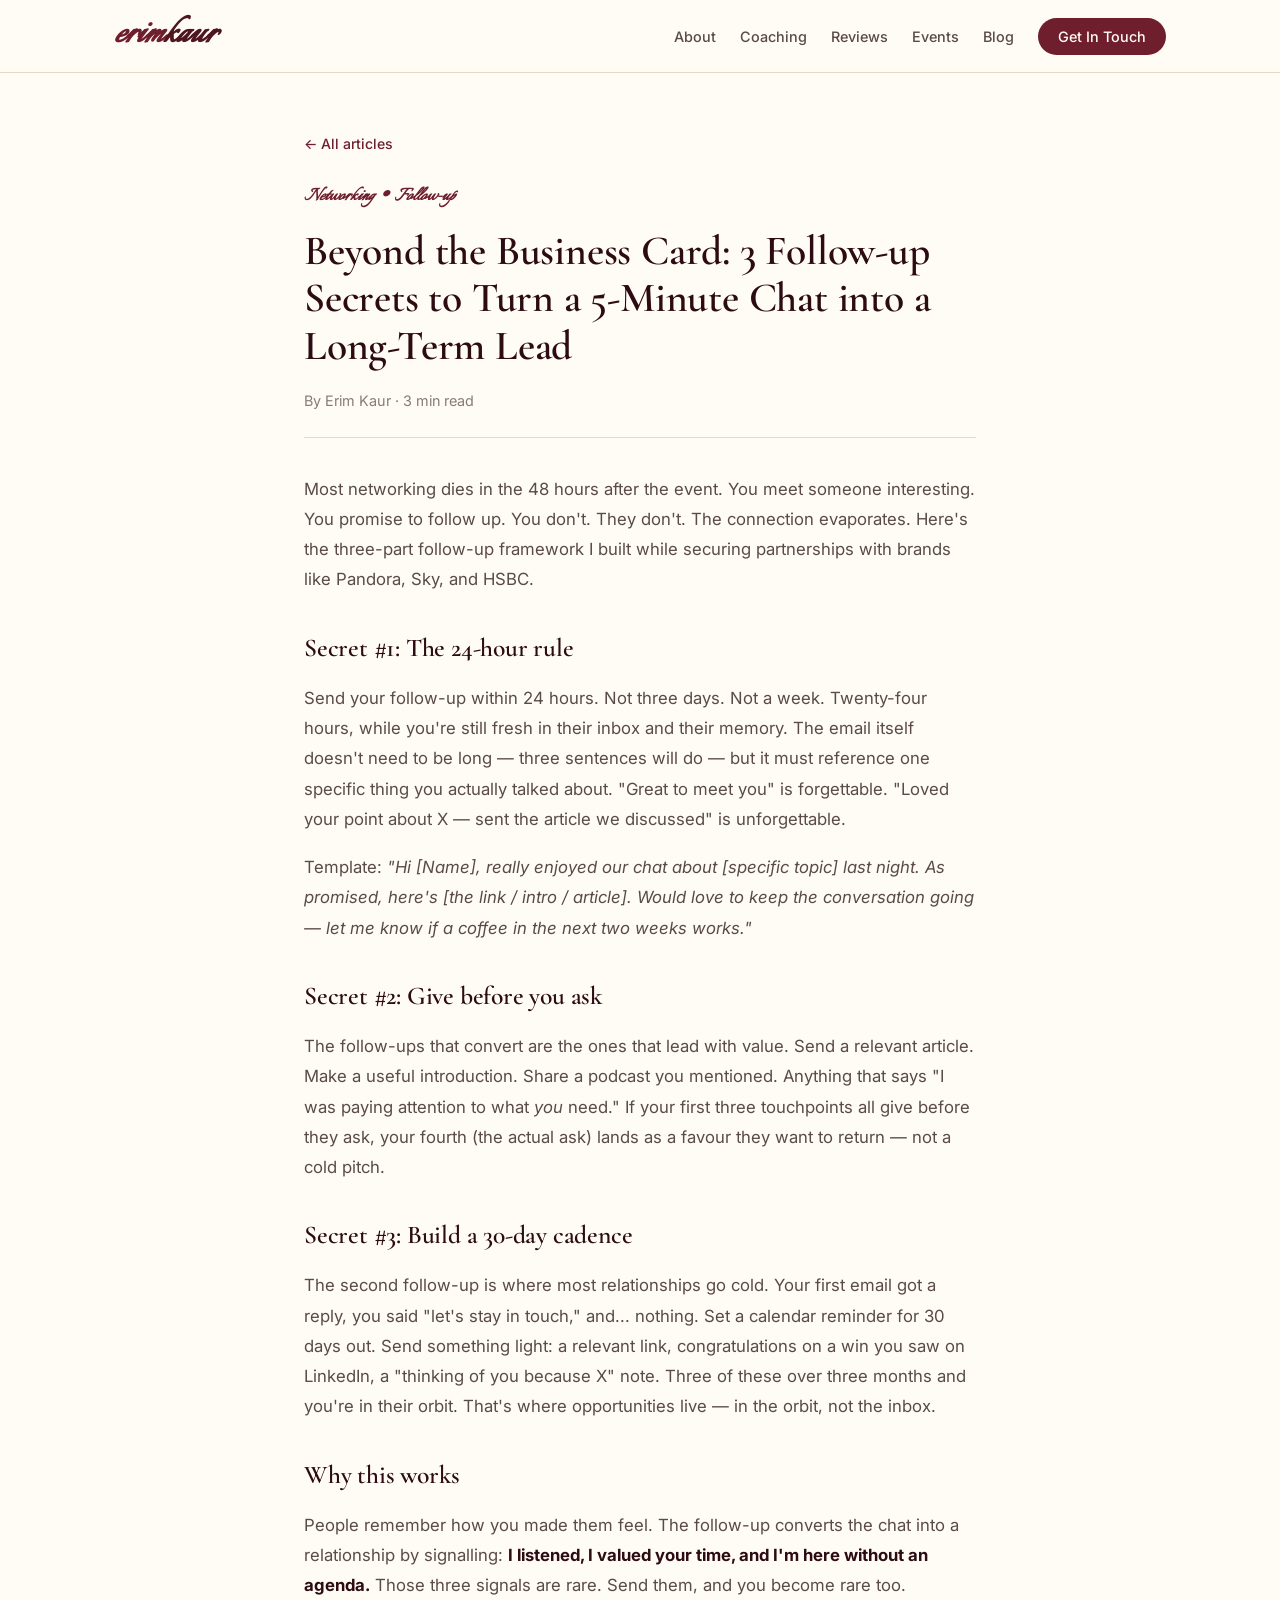
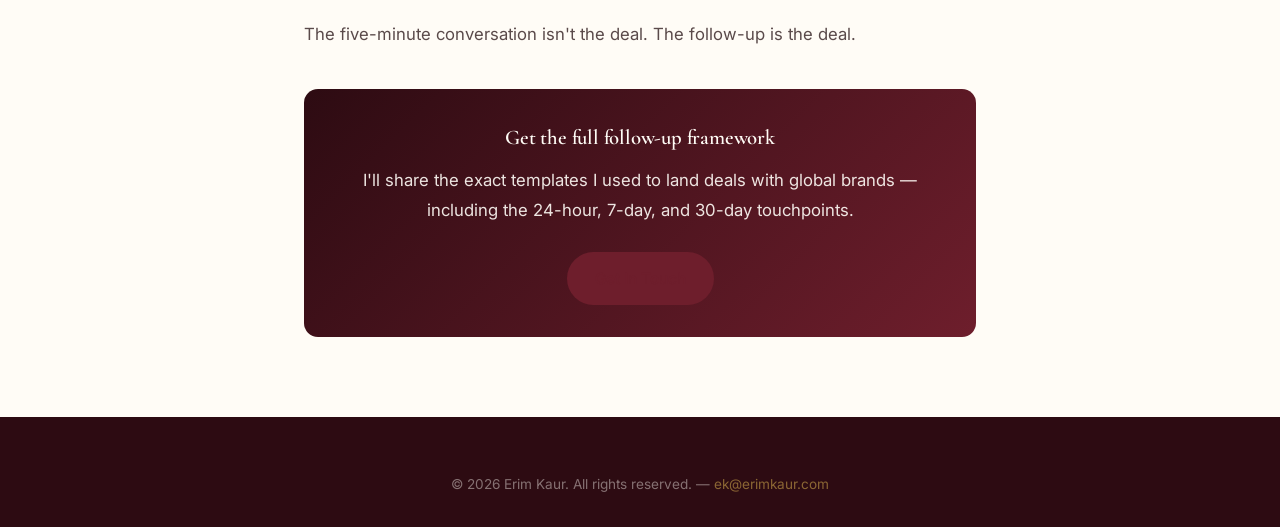
<file: blog/beyond-the-business-card.html>
<!DOCTYPE html>
<html lang="en">
<head>
    <meta charset="UTF-8">
    <meta name="viewport" content="width=device-width, initial-scale=1.0">
    <title>Beyond the Business Card: 3 Follow-up Secrets to Turn a 5-Minute Chat into a Long-Term Lead | Erim Kaur</title>
    <meta name="description" content="The 24-hour follow-up framework Erim Kaur used to land partnerships with global brands.">
    <link rel="icon" type="image/png" href="[data-uri]">
    <link href="https://fonts.googleapis.com/css2?family=Inter:wght@300;400;500;600;700&family=Cormorant+Garamond:ital,wght@0,400;0,500;0,600;0,700;1,400;1,600&family=Italianno&display=swap" rel="stylesheet">
    <link rel="stylesheet" href="../assets/style.css">
</head>
<body>
    <nav class="navbar" id="navbar">
        <div class="nav-container">
            <a href="../" class="logo">erim<span>kaur</span></a>
            <ul class="nav-links">
                <li><a href="../#about">About</a></li>
                <li><a href="../#coaching">Coaching</a></li>
                <li><a href="../#reviews">Reviews</a></li>
                <li><a href="../masterclass.html">Events</a></li>
                <li><a href="./">Blog</a></li>
                <li><a href="../#contact" class="nav-cta">Get In Touch</a></li>
            </ul>
            <div class="hamburger" onclick="toggleMenu()"><span></span><span></span><span></span></div>
        </div>
    </nav>
    <div class="mobile-menu" id="mobileMenu">
        <a href="../#about" onclick="toggleMenu()">About</a>
        <a href="../#coaching" onclick="toggleMenu()">Coaching</a>
        <a href="../#reviews" onclick="toggleMenu()">Reviews</a>
        <a href="../masterclass.html">Events</a>
        <a href="./">Blog</a>
        <a href="../#contact" onclick="toggleMenu()">Get In Touch</a>
    </div>

    <article class="article">
        <a href="./" class="back-to-blog">&larr; All articles</a>
        <span class="article-eyebrow">Networking &middot; Follow-up</span>
        <h1>Beyond the Business Card: 3 Follow-up Secrets to Turn a 5-Minute Chat into a Long-Term Lead</h1>
        <div class="article-meta">By Erim Kaur &middot; 3 min read</div>

        <p>Most networking dies in the 48 hours after the event. You meet someone interesting. You promise to follow up. You don't. They don't. The connection evaporates. Here's the three-part follow-up framework I built while securing partnerships with brands like Pandora, Sky, and HSBC.</p>

        <h2>Secret #1: The 24-hour rule</h2>
        <p>Send your follow-up within 24 hours. Not three days. Not a week. Twenty-four hours, while you're still fresh in their inbox and their memory. The email itself doesn't need to be long — three sentences will do — but it must reference one specific thing you actually talked about. "Great to meet you" is forgettable. "Loved your point about X — sent the article we discussed" is unforgettable.</p>

        <p>Template: <em>"Hi [Name], really enjoyed our chat about [specific topic] last night. As promised, here's [the link / intro / article]. Would love to keep the conversation going — let me know if a coffee in the next two weeks works."</em></p>

        <h2>Secret #2: Give before you ask</h2>
        <p>The follow-ups that convert are the ones that lead with value. Send a relevant article. Make a useful introduction. Share a podcast you mentioned. Anything that says "I was paying attention to what <em>you</em> need." If your first three touchpoints all give before they ask, your fourth (the actual ask) lands as a favour they want to return — not a cold pitch.</p>

        <h2>Secret #3: Build a 30-day cadence</h2>
        <p>The second follow-up is where most relationships go cold. Your first email got a reply, you said "let's stay in touch," and... nothing. Set a calendar reminder for 30 days out. Send something light: a relevant link, congratulations on a win you saw on LinkedIn, a "thinking of you because X" note. Three of these over three months and you're in their orbit. That's where opportunities live — in the orbit, not the inbox.</p>

        <h2>Why this works</h2>
        <p>People remember how you made them feel. The follow-up converts the chat into a relationship by signalling: <strong>I listened, I valued your time, and I'm here without an agenda.</strong> Those three signals are rare. Send them, and you become rare too.</p>

        <p>The five-minute conversation isn't the deal. The follow-up is the deal.</p>

        <div class="article-cta">
            <h3>Get the full follow-up framework</h3>
            <p>I'll share the exact templates I used to land deals with global brands — including the 24-hour, 7-day, and 30-day touchpoints.</p>
            <a href="../#contact" class="btn btn-accent" style="margin-top:8px;">Get In Touch</a>
        </div>
    </article>

    <footer class="footer">
        <div class="footer-content">
            <p>&copy; 2026 Erim Kaur. All rights reserved. &mdash; <a href="mailto:ek@erimkaur.com">ek@erimkaur.com</a></p>
        </div>
    </footer>

    <script>
        window.addEventListener('scroll', function() {
            const navbar = document.getElementById('navbar');
            if (window.scrollY > 50) navbar.classList.add('scrolled');
            else navbar.classList.remove('scrolled');
        });
        function toggleMenu() { document.getElementById('mobileMenu').classList.toggle('active'); }
    </script>
</body>
</html>
</file>
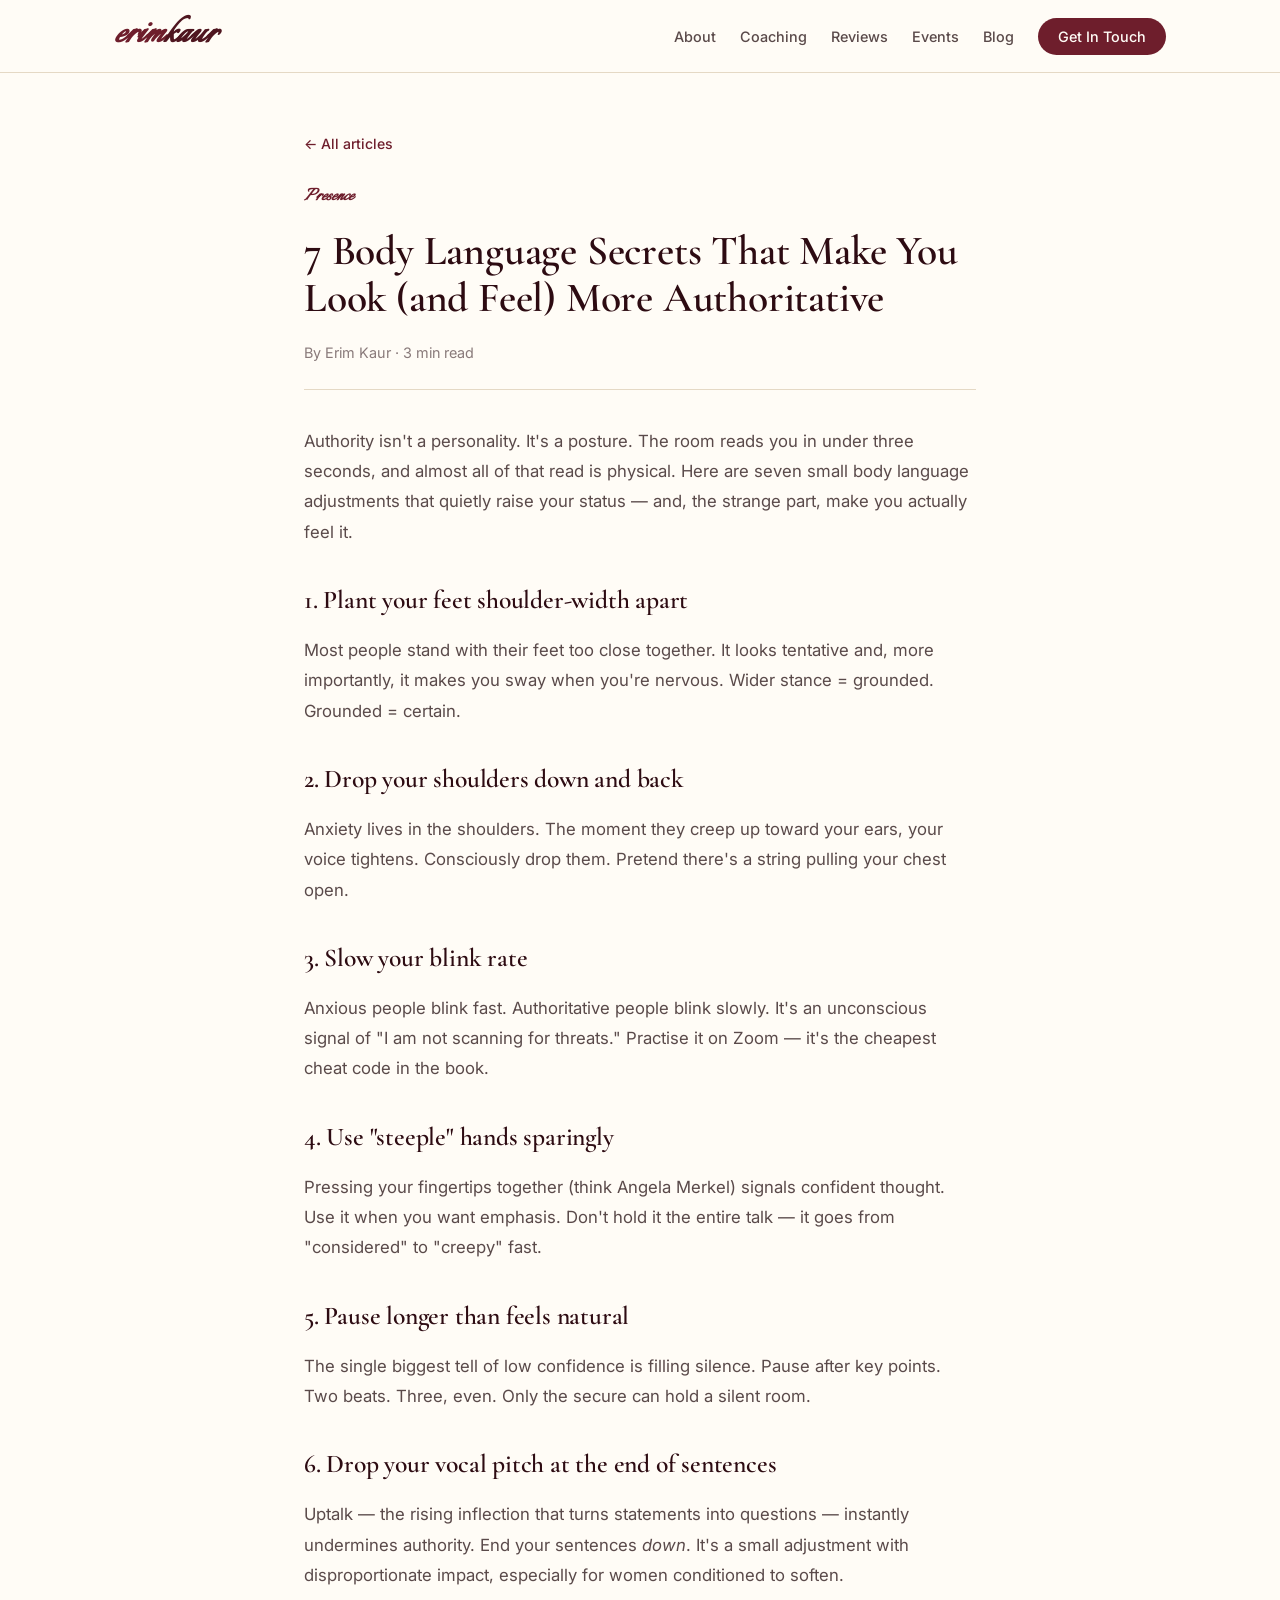
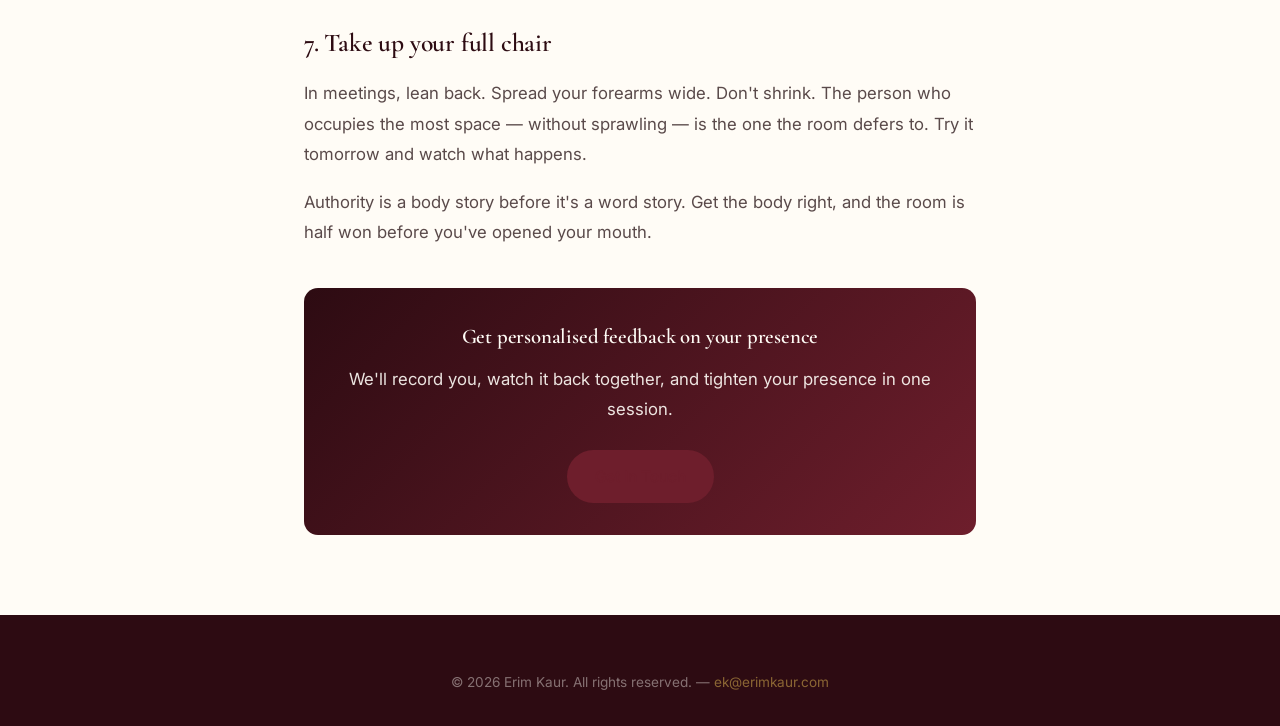
<file: blog/body-language-secrets.html>
<!DOCTYPE html>
<html lang="en">
<head>
    <meta charset="UTF-8">
    <meta name="viewport" content="width=device-width, initial-scale=1.0">
    <title>7 Body Language Secrets That Make You Look (and Feel) More Authoritative | Erim Kaur</title>
    <meta name="description" content="Seven physical adjustments — from grounded feet to slow blinking — that change how a room reads you. By Erim Kaur.">
    <link rel="icon" type="image/png" href="[data-uri]">
    <link href="https://fonts.googleapis.com/css2?family=Inter:wght@300;400;500;600;700&family=Cormorant+Garamond:ital,wght@0,400;0,500;0,600;0,700;1,400;1,600&family=Italianno&display=swap" rel="stylesheet">
    <link rel="stylesheet" href="../assets/style.css">
</head>
<body>
    <nav class="navbar" id="navbar">
        <div class="nav-container">
            <a href="../" class="logo">erim<span>kaur</span></a>
            <ul class="nav-links">
                <li><a href="../#about">About</a></li>
                <li><a href="../#coaching">Coaching</a></li>
                <li><a href="../#reviews">Reviews</a></li>
                <li><a href="../masterclass.html">Events</a></li>
                <li><a href="./">Blog</a></li>
                <li><a href="../#contact" class="nav-cta">Get In Touch</a></li>
            </ul>
            <div class="hamburger" onclick="toggleMenu()"><span></span><span></span><span></span></div>
        </div>
    </nav>
    <div class="mobile-menu" id="mobileMenu">
        <a href="../#about" onclick="toggleMenu()">About</a>
        <a href="../#coaching" onclick="toggleMenu()">Coaching</a>
        <a href="../#reviews" onclick="toggleMenu()">Reviews</a>
        <a href="../masterclass.html">Events</a>
        <a href="./">Blog</a>
        <a href="../#contact" onclick="toggleMenu()">Get In Touch</a>
    </div>

    <article class="article">
        <a href="./" class="back-to-blog">&larr; All articles</a>
        <span class="article-eyebrow">Presence</span>
        <h1>7 Body Language Secrets That Make You Look (and Feel) More Authoritative</h1>
        <div class="article-meta">By Erim Kaur &middot; 3 min read</div>

        <p>Authority isn't a personality. It's a posture. The room reads you in under three seconds, and almost all of that read is physical. Here are seven small body language adjustments that quietly raise your status — and, the strange part, make you actually feel it.</p>

        <h2>1. Plant your feet shoulder-width apart</h2>
        <p>Most people stand with their feet too close together. It looks tentative and, more importantly, it makes you sway when you're nervous. Wider stance = grounded. Grounded = certain.</p>

        <h2>2. Drop your shoulders down and back</h2>
        <p>Anxiety lives in the shoulders. The moment they creep up toward your ears, your voice tightens. Consciously drop them. Pretend there's a string pulling your chest open.</p>

        <h2>3. Slow your blink rate</h2>
        <p>Anxious people blink fast. Authoritative people blink slowly. It's an unconscious signal of "I am not scanning for threats." Practise it on Zoom — it's the cheapest cheat code in the book.</p>

        <h2>4. Use "steeple" hands sparingly</h2>
        <p>Pressing your fingertips together (think Angela Merkel) signals confident thought. Use it when you want emphasis. Don't hold it the entire talk — it goes from "considered" to "creepy" fast.</p>

        <h2>5. Pause longer than feels natural</h2>
        <p>The single biggest tell of low confidence is filling silence. Pause after key points. Two beats. Three, even. Only the secure can hold a silent room.</p>

        <h2>6. Drop your vocal pitch at the end of sentences</h2>
        <p>Uptalk — the rising inflection that turns statements into questions — instantly undermines authority. End your sentences <em>down</em>. It's a small adjustment with disproportionate impact, especially for women conditioned to soften.</p>

        <h2>7. Take up your full chair</h2>
        <p>In meetings, lean back. Spread your forearms wide. Don't shrink. The person who occupies the most space — without sprawling — is the one the room defers to. Try it tomorrow and watch what happens.</p>

        <p>Authority is a body story before it's a word story. Get the body right, and the room is half won before you've opened your mouth.</p>

        <div class="article-cta">
            <h3>Get personalised feedback on your presence</h3>
            <p>We'll record you, watch it back together, and tighten your presence in one session.</p>
            <a href="../#contact" class="btn btn-accent" style="margin-top:8px;">Get In Touch</a>
        </div>
    </article>

    <footer class="footer">
        <div class="footer-content">
            <p>&copy; 2026 Erim Kaur. All rights reserved. &mdash; <a href="mailto:ek@erimkaur.com">ek@erimkaur.com</a></p>
        </div>
    </footer>

    <script>
        window.addEventListener('scroll', function() {
            const navbar = document.getElementById('navbar');
            if (window.scrollY > 50) navbar.classList.add('scrolled');
            else navbar.classList.remove('scrolled');
        });
        function toggleMenu() { document.getElementById('mobileMenu').classList.toggle('active'); }
    </script>
</body>
</html>
</file>
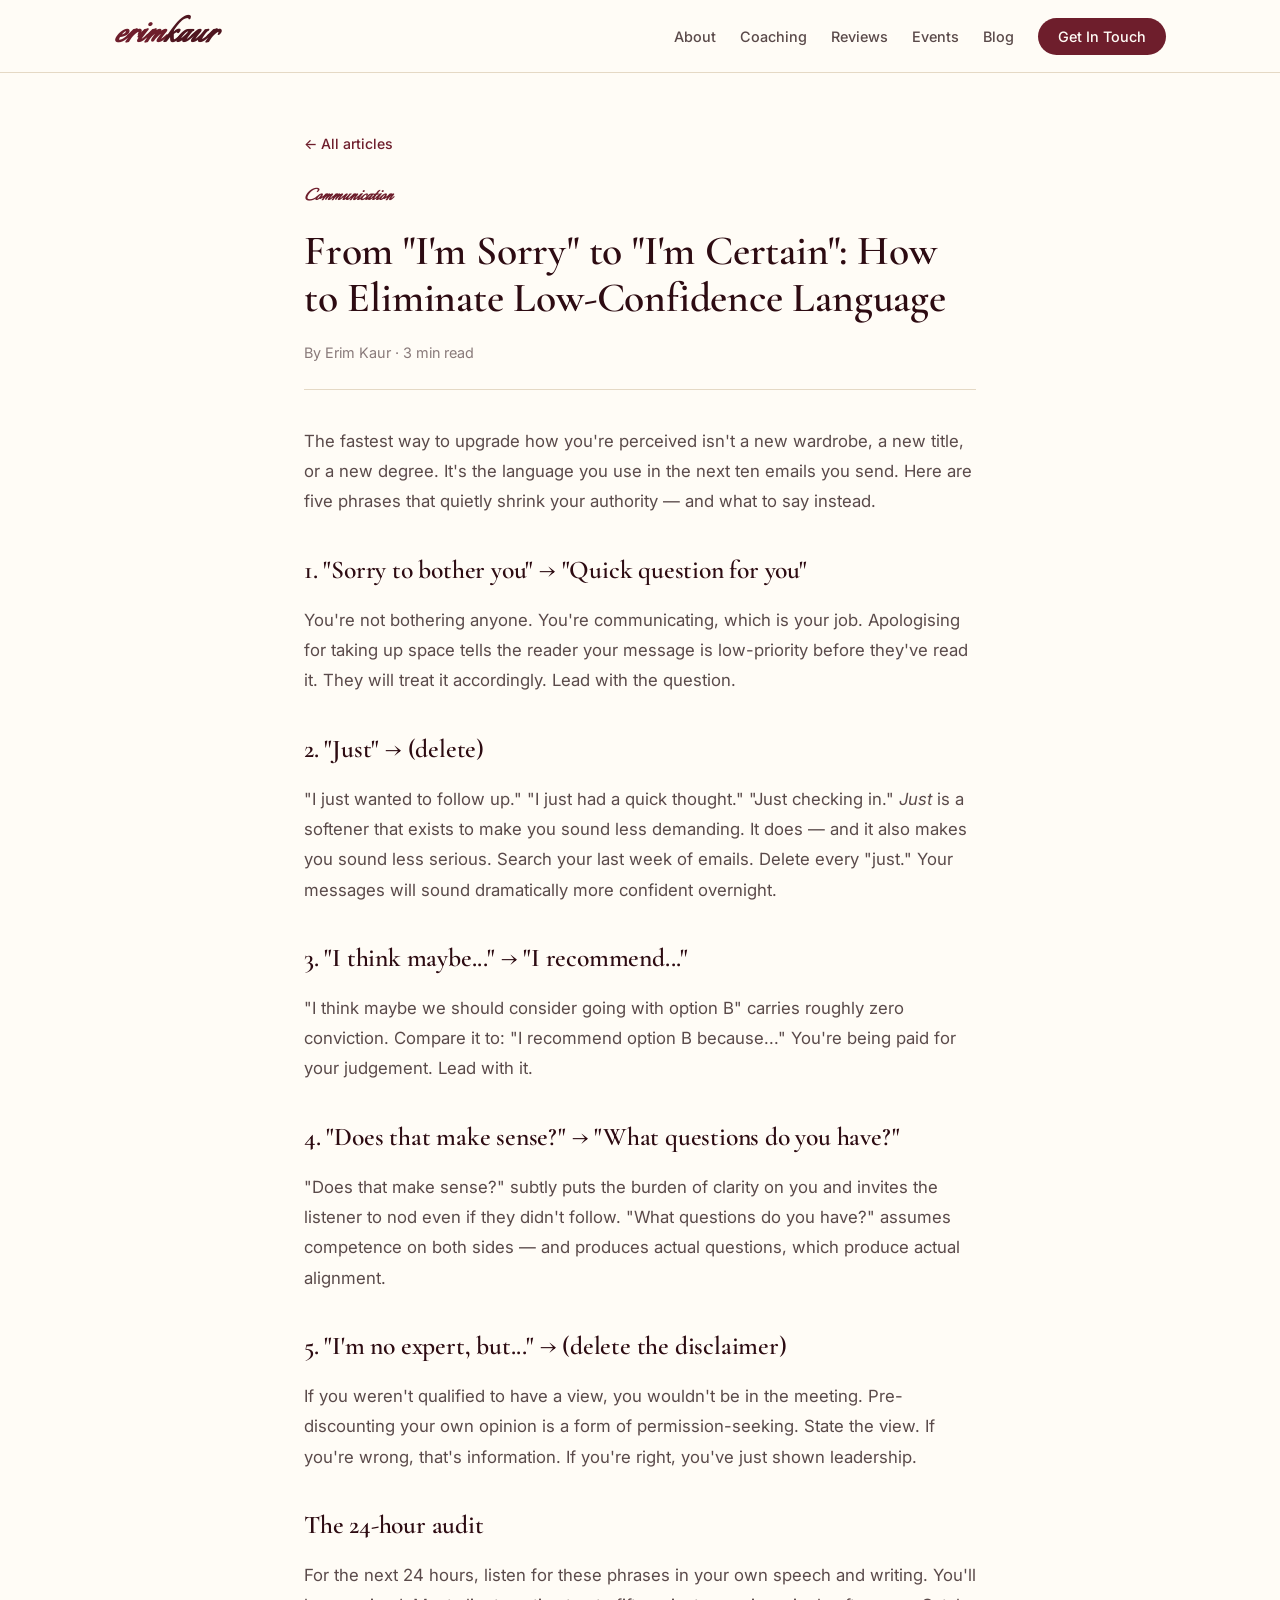
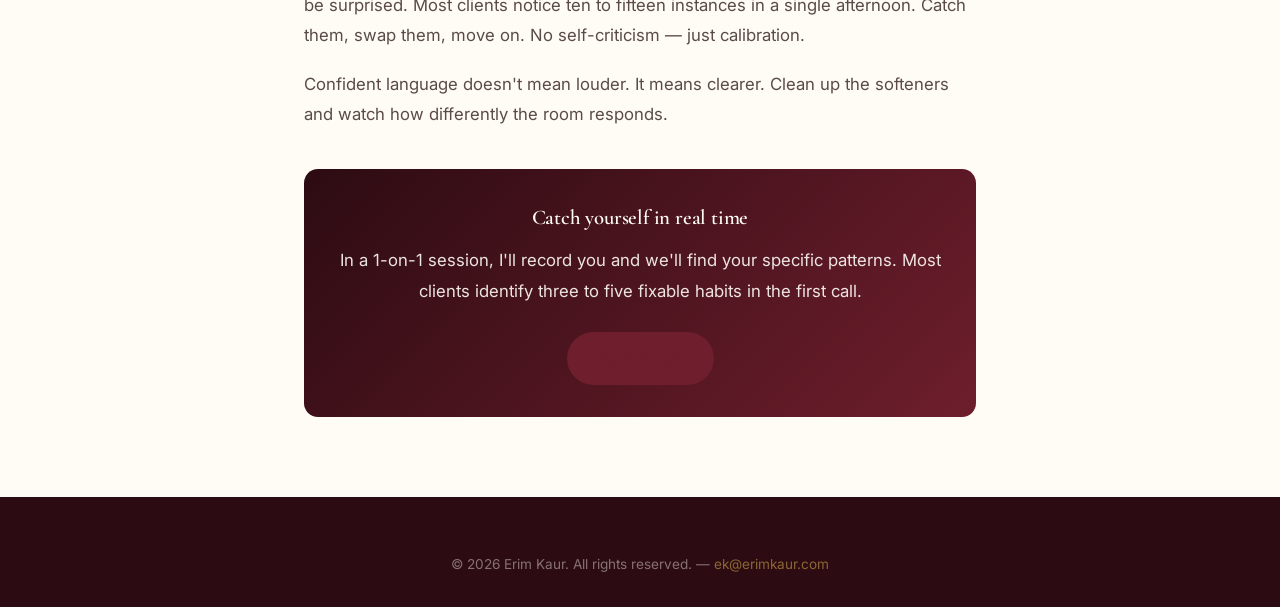
<file: blog/from-sorry-to-certain.html>
<!DOCTYPE html>
<html lang="en">
<head>
    <meta charset="UTF-8">
    <meta name="viewport" content="width=device-width, initial-scale=1.0">
    <title>From "I'm Sorry" to "I'm Certain": How to Eliminate Low-Confidence Language | Erim Kaur</title>
    <meta name="description" content="Five phrases quietly shrinking your authority — and the swap to make today. By Erim Kaur.">
    <link rel="icon" type="image/png" href="[data-uri]">
    <link href="https://fonts.googleapis.com/css2?family=Inter:wght@300;400;500;600;700&family=Cormorant+Garamond:ital,wght@0,400;0,500;0,600;0,700;1,400;1,600&family=Italianno&display=swap" rel="stylesheet">
    <link rel="stylesheet" href="../assets/style.css">
</head>
<body>
    <nav class="navbar" id="navbar">
        <div class="nav-container">
            <a href="../" class="logo">erim<span>kaur</span></a>
            <ul class="nav-links">
                <li><a href="../#about">About</a></li>
                <li><a href="../#coaching">Coaching</a></li>
                <li><a href="../#reviews">Reviews</a></li>
                <li><a href="../masterclass.html">Events</a></li>
                <li><a href="./">Blog</a></li>
                <li><a href="../#contact" class="nav-cta">Get In Touch</a></li>
            </ul>
            <div class="hamburger" onclick="toggleMenu()"><span></span><span></span><span></span></div>
        </div>
    </nav>
    <div class="mobile-menu" id="mobileMenu">
        <a href="../#about" onclick="toggleMenu()">About</a>
        <a href="../#coaching" onclick="toggleMenu()">Coaching</a>
        <a href="../#reviews" onclick="toggleMenu()">Reviews</a>
        <a href="../masterclass.html">Events</a>
        <a href="./">Blog</a>
        <a href="../#contact" onclick="toggleMenu()">Get In Touch</a>
    </div>

    <article class="article">
        <a href="./" class="back-to-blog">&larr; All articles</a>
        <span class="article-eyebrow">Communication</span>
        <h1>From "I'm Sorry" to "I'm Certain": How to Eliminate Low-Confidence Language</h1>
        <div class="article-meta">By Erim Kaur &middot; 3 min read</div>

        <p>The fastest way to upgrade how you're perceived isn't a new wardrobe, a new title, or a new degree. It's the language you use in the next ten emails you send. Here are five phrases that quietly shrink your authority — and what to say instead.</p>

        <h2>1. "Sorry to bother you" &rarr; "Quick question for you"</h2>
        <p>You're not bothering anyone. You're communicating, which is your job. Apologising for taking up space tells the reader your message is low-priority before they've read it. They will treat it accordingly. Lead with the question.</p>

        <h2>2. "Just" &rarr; (delete)</h2>
        <p>"I just wanted to follow up." "I just had a quick thought." "Just checking in." <em>Just</em> is a softener that exists to make you sound less demanding. It does — and it also makes you sound less serious. Search your last week of emails. Delete every "just." Your messages will sound dramatically more confident overnight.</p>

        <h2>3. "I think maybe..." &rarr; "I recommend..."</h2>
        <p>"I think maybe we should consider going with option B" carries roughly zero conviction. Compare it to: "I recommend option B because..." You're being paid for your judgement. Lead with it.</p>

        <h2>4. "Does that make sense?" &rarr; "What questions do you have?"</h2>
        <p>"Does that make sense?" subtly puts the burden of clarity on you and invites the listener to nod even if they didn't follow. "What questions do you have?" assumes competence on both sides — and produces actual questions, which produce actual alignment.</p>

        <h2>5. "I'm no expert, but..." &rarr; (delete the disclaimer)</h2>
        <p>If you weren't qualified to have a view, you wouldn't be in the meeting. Pre-discounting your own opinion is a form of permission-seeking. State the view. If you're wrong, that's information. If you're right, you've just shown leadership.</p>

        <h2>The 24-hour audit</h2>
        <p>For the next 24 hours, listen for these phrases in your own speech and writing. You'll be surprised. Most clients notice ten to fifteen instances in a single afternoon. Catch them, swap them, move on. No self-criticism — just calibration.</p>

        <p>Confident language doesn't mean louder. It means clearer. Clean up the softeners and watch how differently the room responds.</p>

        <div class="article-cta">
            <h3>Catch yourself in real time</h3>
            <p>In a 1-on-1 session, I'll record you and we'll find your specific patterns. Most clients identify three to five fixable habits in the first call.</p>
            <a href="../#contact" class="btn btn-accent" style="margin-top:8px;">Get In Touch</a>
        </div>
    </article>

    <footer class="footer">
        <div class="footer-content">
            <p>&copy; 2026 Erim Kaur. All rights reserved. &mdash; <a href="mailto:ek@erimkaur.com">ek@erimkaur.com</a></p>
        </div>
    </footer>

    <script>
        window.addEventListener('scroll', function() {
            const navbar = document.getElementById('navbar');
            if (window.scrollY > 50) navbar.classList.add('scrolled');
            else navbar.classList.remove('scrolled');
        });
        function toggleMenu() { document.getElementById('mobileMenu').classList.toggle('active'); }
    </script>
</body>
</html>
</file>
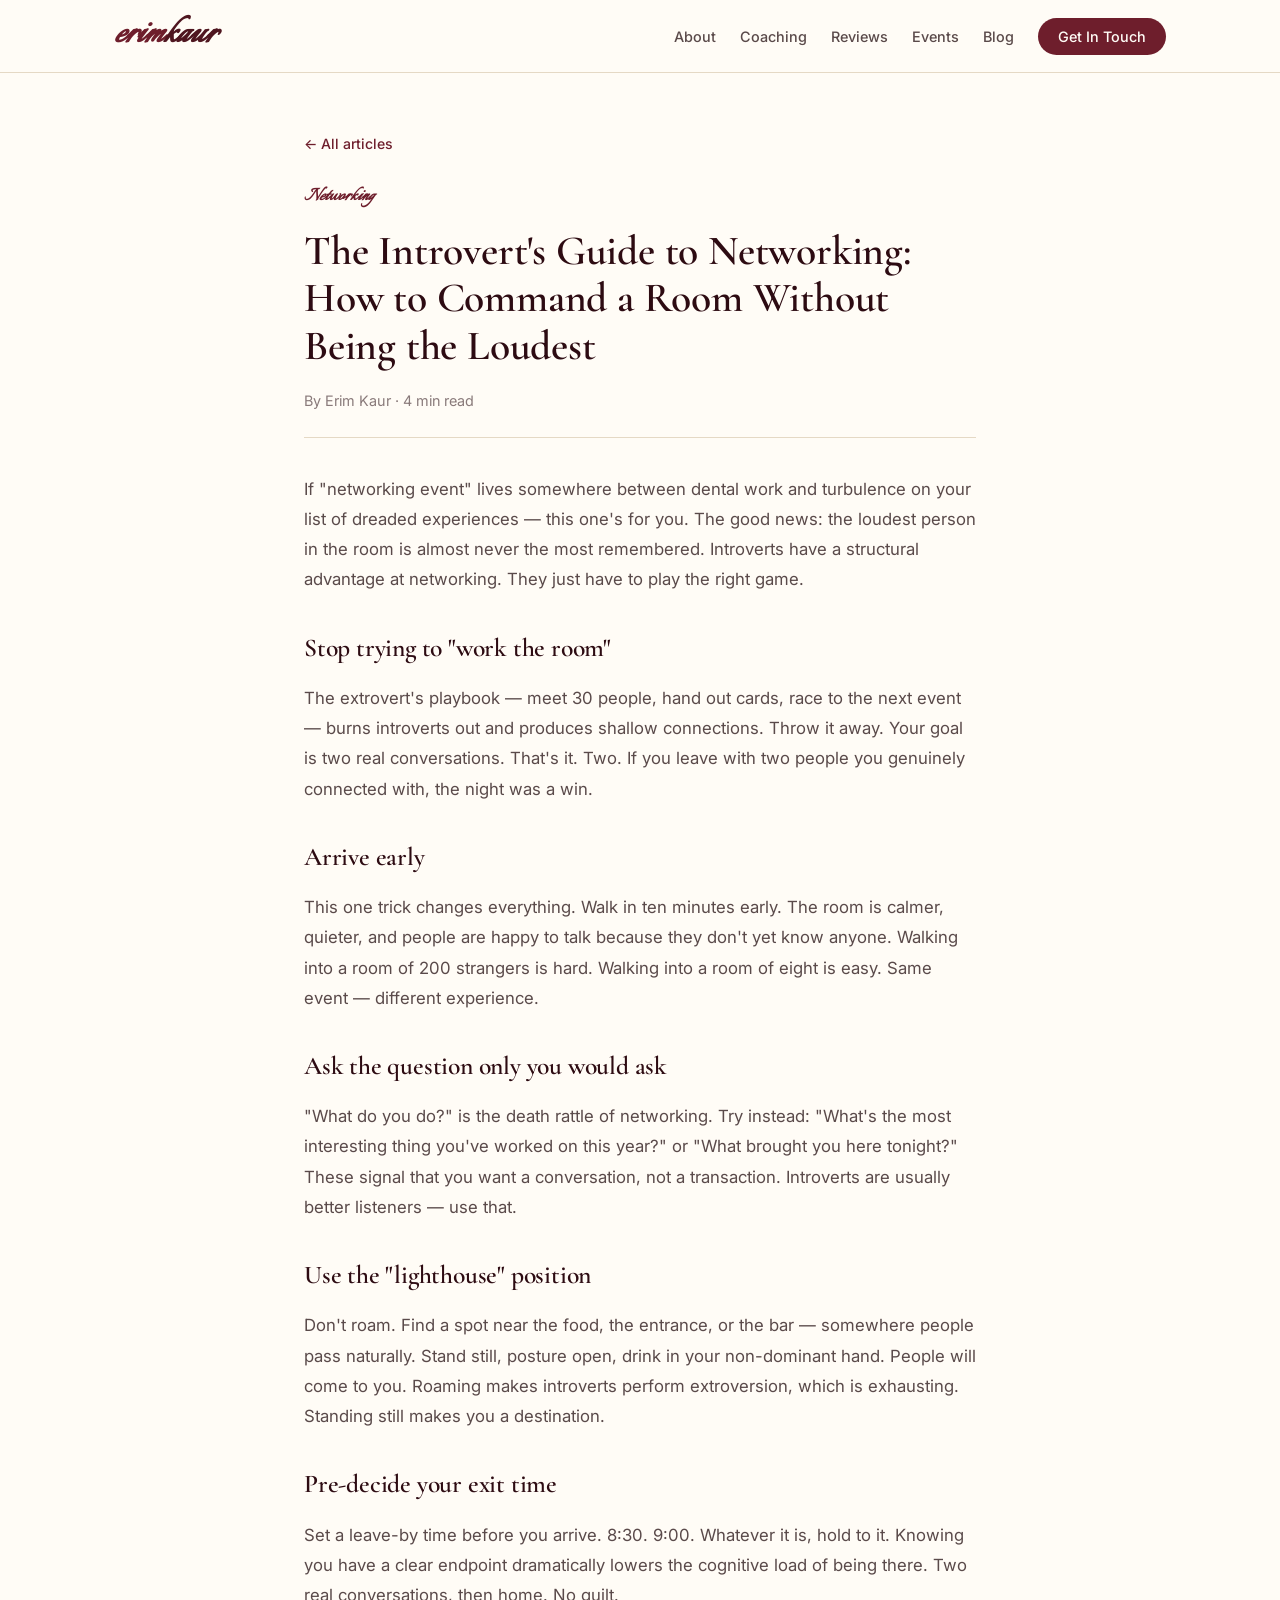
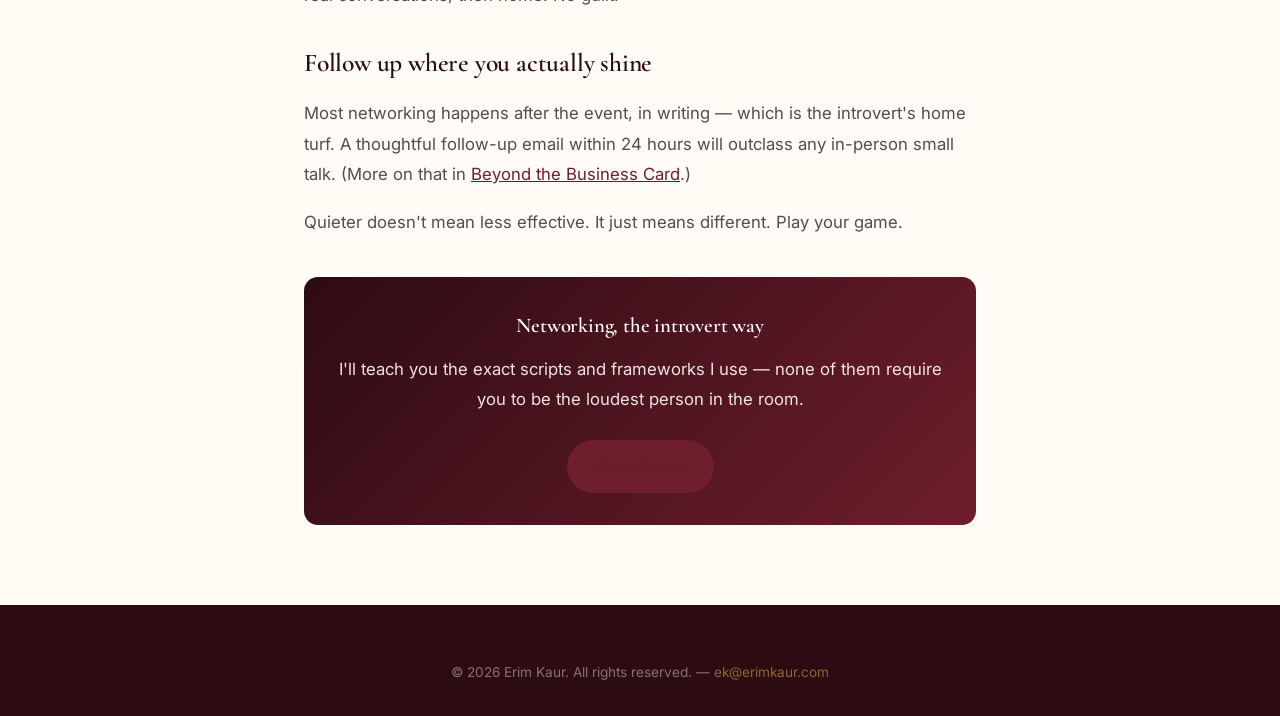
<file: blog/introvert-networking-guide.html>
<!DOCTYPE html>
<html lang="en">
<head>
    <meta charset="UTF-8">
    <meta name="viewport" content="width=device-width, initial-scale=1.0">
    <title>The Introvert's Guide to Networking: How to Command a Room Without Being the Loudest | Erim Kaur</title>
    <meta name="description" content="Networking advice that doesn't require pretending to be an extrovert. By Erim Kaur.">
    <link rel="icon" type="image/png" href="[data-uri]">
    <link href="https://fonts.googleapis.com/css2?family=Inter:wght@300;400;500;600;700&family=Cormorant+Garamond:ital,wght@0,400;0,500;0,600;0,700;1,400;1,600&family=Italianno&display=swap" rel="stylesheet">
    <link rel="stylesheet" href="../assets/style.css">
</head>
<body>
    <nav class="navbar" id="navbar">
        <div class="nav-container">
            <a href="../" class="logo">erim<span>kaur</span></a>
            <ul class="nav-links">
                <li><a href="../#about">About</a></li>
                <li><a href="../#coaching">Coaching</a></li>
                <li><a href="../#reviews">Reviews</a></li>
                <li><a href="../masterclass.html">Events</a></li>
                <li><a href="./">Blog</a></li>
                <li><a href="../#contact" class="nav-cta">Get In Touch</a></li>
            </ul>
            <div class="hamburger" onclick="toggleMenu()"><span></span><span></span><span></span></div>
        </div>
    </nav>
    <div class="mobile-menu" id="mobileMenu">
        <a href="../#about" onclick="toggleMenu()">About</a>
        <a href="../#coaching" onclick="toggleMenu()">Coaching</a>
        <a href="../#reviews" onclick="toggleMenu()">Reviews</a>
        <a href="../masterclass.html">Events</a>
        <a href="./">Blog</a>
        <a href="../#contact" onclick="toggleMenu()">Get In Touch</a>
    </div>

    <article class="article">
        <a href="./" class="back-to-blog">&larr; All articles</a>
        <span class="article-eyebrow">Networking</span>
        <h1>The Introvert's Guide to Networking: How to Command a Room Without Being the Loudest</h1>
        <div class="article-meta">By Erim Kaur &middot; 4 min read</div>

        <p>If "networking event" lives somewhere between dental work and turbulence on your list of dreaded experiences — this one's for you. The good news: the loudest person in the room is almost never the most remembered. Introverts have a structural advantage at networking. They just have to play the right game.</p>

        <h2>Stop trying to "work the room"</h2>
        <p>The extrovert's playbook — meet 30 people, hand out cards, race to the next event — burns introverts out and produces shallow connections. Throw it away. Your goal is two real conversations. That's it. Two. If you leave with two people you genuinely connected with, the night was a win.</p>

        <h2>Arrive early</h2>
        <p>This one trick changes everything. Walk in ten minutes early. The room is calmer, quieter, and people are happy to talk because they don't yet know anyone. Walking into a room of 200 strangers is hard. Walking into a room of eight is easy. Same event — different experience.</p>

        <h2>Ask the question only you would ask</h2>
        <p>"What do you do?" is the death rattle of networking. Try instead: "What's the most interesting thing you've worked on this year?" or "What brought you here tonight?" These signal that you want a conversation, not a transaction. Introverts are usually better listeners — use that.</p>

        <h2>Use the "lighthouse" position</h2>
        <p>Don't roam. Find a spot near the food, the entrance, or the bar — somewhere people pass naturally. Stand still, posture open, drink in your non-dominant hand. People will come to you. Roaming makes introverts perform extroversion, which is exhausting. Standing still makes you a destination.</p>

        <h2>Pre-decide your exit time</h2>
        <p>Set a leave-by time before you arrive. 8:30. 9:00. Whatever it is, hold to it. Knowing you have a clear endpoint dramatically lowers the cognitive load of being there. Two real conversations, then home. No guilt.</p>

        <h2>Follow up where you actually shine</h2>
        <p>Most networking happens after the event, in writing — which is the introvert's home turf. A thoughtful follow-up email within 24 hours will outclass any in-person small talk. (More on that in <a href="beyond-the-business-card.html">Beyond the Business Card</a>.)</p>

        <p>Quieter doesn't mean less effective. It just means different. Play your game.</p>

        <div class="article-cta">
            <h3>Networking, the introvert way</h3>
            <p>I'll teach you the exact scripts and frameworks I use — none of them require you to be the loudest person in the room.</p>
            <a href="../#contact" class="btn btn-accent" style="margin-top:8px;">Get In Touch</a>
        </div>
    </article>

    <footer class="footer">
        <div class="footer-content">
            <p>&copy; 2026 Erim Kaur. All rights reserved. &mdash; <a href="mailto:ek@erimkaur.com">ek@erimkaur.com</a></p>
        </div>
    </footer>

    <script>
        window.addEventListener('scroll', function() {
            const navbar = document.getElementById('navbar');
            if (window.scrollY > 50) navbar.classList.add('scrolled');
            else navbar.classList.remove('scrolled');
        });
        function toggleMenu() { document.getElementById('mobileMenu').classList.toggle('active'); }
    </script>
</body>
</html>
</file>
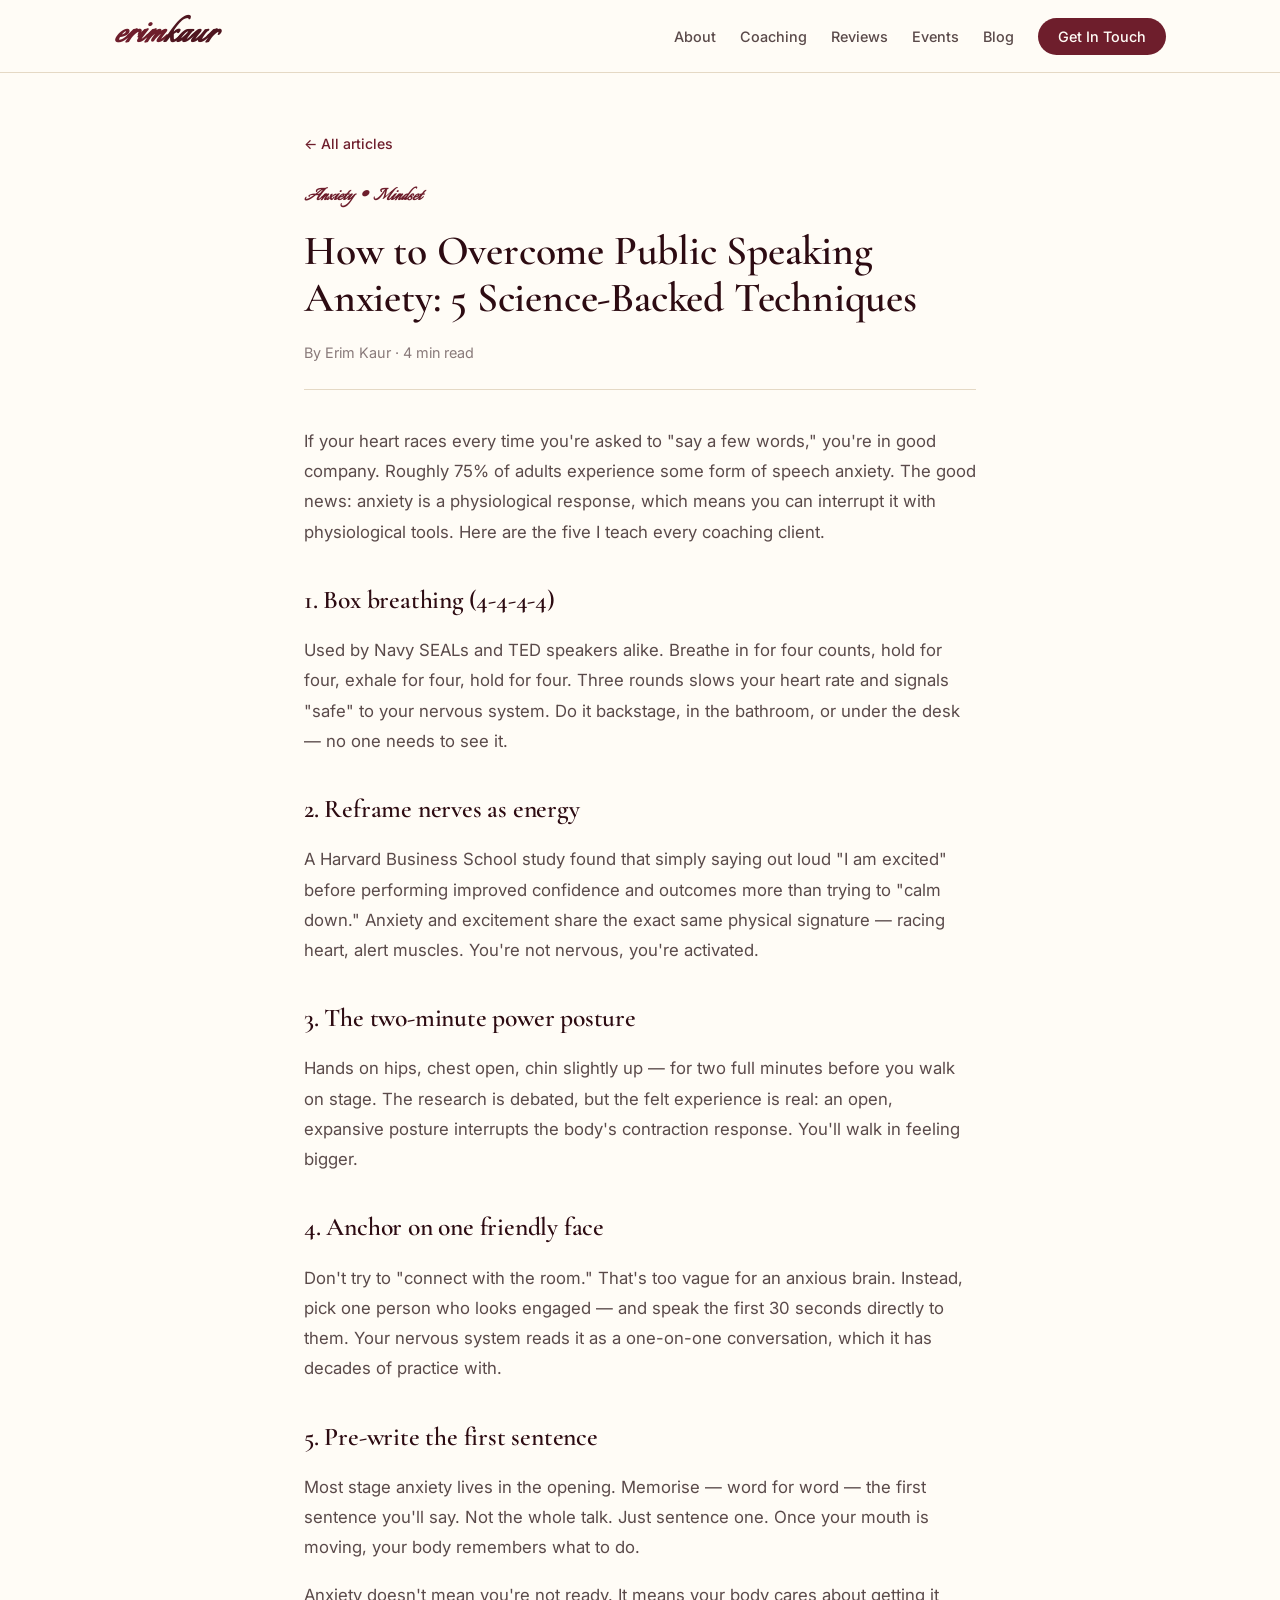
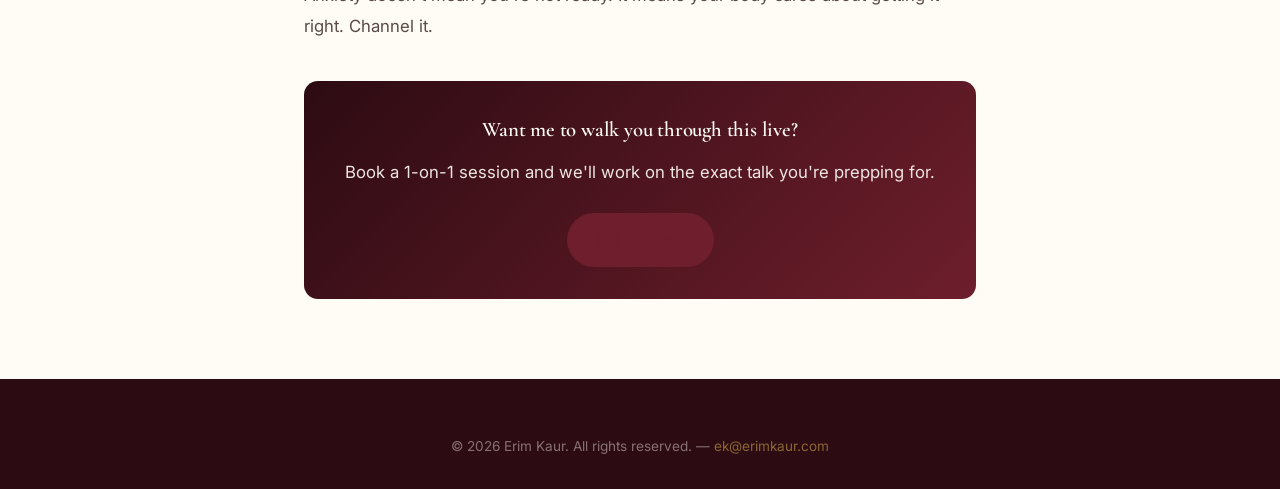
<file: blog/overcome-public-speaking-anxiety.html>
<!DOCTYPE html>
<html lang="en">
<head>
    <meta charset="UTF-8">
    <meta name="viewport" content="width=device-width, initial-scale=1.0">
    <title>How to Overcome Public Speaking Anxiety: 5 Science-Backed Techniques | Erim Kaur</title>
    <meta name="description" content="Five science-backed techniques to calm your nervous system before any presentation, by public speaking coach Erim Kaur.">
    <link rel="icon" type="image/png" href="[data-uri]">
    <link href="https://fonts.googleapis.com/css2?family=Inter:wght@300;400;500;600;700&family=Cormorant+Garamond:ital,wght@0,400;0,500;0,600;0,700;1,400;1,600&family=Italianno&display=swap" rel="stylesheet">
    <link rel="stylesheet" href="../assets/style.css">
</head>
<body>
    <nav class="navbar" id="navbar">
        <div class="nav-container">
            <a href="../" class="logo">erim<span>kaur</span></a>
            <ul class="nav-links">
                <li><a href="../#about">About</a></li>
                <li><a href="../#coaching">Coaching</a></li>
                <li><a href="../#reviews">Reviews</a></li>
                <li><a href="../masterclass.html">Events</a></li>
                <li><a href="./">Blog</a></li>
                <li><a href="../#contact" class="nav-cta">Get In Touch</a></li>
            </ul>
            <div class="hamburger" onclick="toggleMenu()"><span></span><span></span><span></span></div>
        </div>
    </nav>
    <div class="mobile-menu" id="mobileMenu">
        <a href="../#about" onclick="toggleMenu()">About</a>
        <a href="../#coaching" onclick="toggleMenu()">Coaching</a>
        <a href="../#reviews" onclick="toggleMenu()">Reviews</a>
        <a href="../masterclass.html">Events</a>
        <a href="./">Blog</a>
        <a href="../#contact" onclick="toggleMenu()">Get In Touch</a>
    </div>

    <article class="article">
        <a href="./" class="back-to-blog">&larr; All articles</a>
        <span class="article-eyebrow">Anxiety &middot; Mindset</span>
        <h1>How to Overcome Public Speaking Anxiety: 5 Science-Backed Techniques</h1>
        <div class="article-meta">By Erim Kaur &middot; 4 min read</div>

        <p>If your heart races every time you're asked to "say a few words," you're in good company. Roughly 75% of adults experience some form of speech anxiety. The good news: anxiety is a physiological response, which means you can interrupt it with physiological tools. Here are the five I teach every coaching client.</p>

        <h2>1. Box breathing (4-4-4-4)</h2>
        <p>Used by Navy SEALs and TED speakers alike. Breathe in for four counts, hold for four, exhale for four, hold for four. Three rounds slows your heart rate and signals "safe" to your nervous system. Do it backstage, in the bathroom, or under the desk — no one needs to see it.</p>

        <h2>2. Reframe nerves as energy</h2>
        <p>A Harvard Business School study found that simply saying out loud "I am excited" before performing improved confidence and outcomes more than trying to "calm down." Anxiety and excitement share the exact same physical signature — racing heart, alert muscles. You're not nervous, you're activated.</p>

        <h2>3. The two-minute power posture</h2>
        <p>Hands on hips, chest open, chin slightly up — for two full minutes before you walk on stage. The research is debated, but the felt experience is real: an open, expansive posture interrupts the body's contraction response. You'll walk in feeling bigger.</p>

        <h2>4. Anchor on one friendly face</h2>
        <p>Don't try to "connect with the room." That's too vague for an anxious brain. Instead, pick one person who looks engaged — and speak the first 30 seconds directly to them. Your nervous system reads it as a one-on-one conversation, which it has decades of practice with.</p>

        <h2>5. Pre-write the first sentence</h2>
        <p>Most stage anxiety lives in the opening. Memorise — word for word — the first sentence you'll say. Not the whole talk. Just sentence one. Once your mouth is moving, your body remembers what to do.</p>

        <p>Anxiety doesn't mean you're not ready. It means your body cares about getting it right. Channel it.</p>

        <div class="article-cta">
            <h3>Want me to walk you through this live?</h3>
            <p>Book a 1-on-1 session and we'll work on the exact talk you're prepping for.</p>
            <a href="../#contact" class="btn btn-accent" style="margin-top:8px;">Get In Touch</a>
        </div>
    </article>

    <footer class="footer">
        <div class="footer-content">
            <p>&copy; 2026 Erim Kaur. All rights reserved. &mdash; <a href="mailto:ek@erimkaur.com">ek@erimkaur.com</a></p>
        </div>
    </footer>

    <script>
        window.addEventListener('scroll', function() {
            const navbar = document.getElementById('navbar');
            if (window.scrollY > 50) navbar.classList.add('scrolled');
            else navbar.classList.remove('scrolled');
        });
        function toggleMenu() { document.getElementById('mobileMenu').classList.toggle('active'); }
    </script>
</body>
</html>
</file>
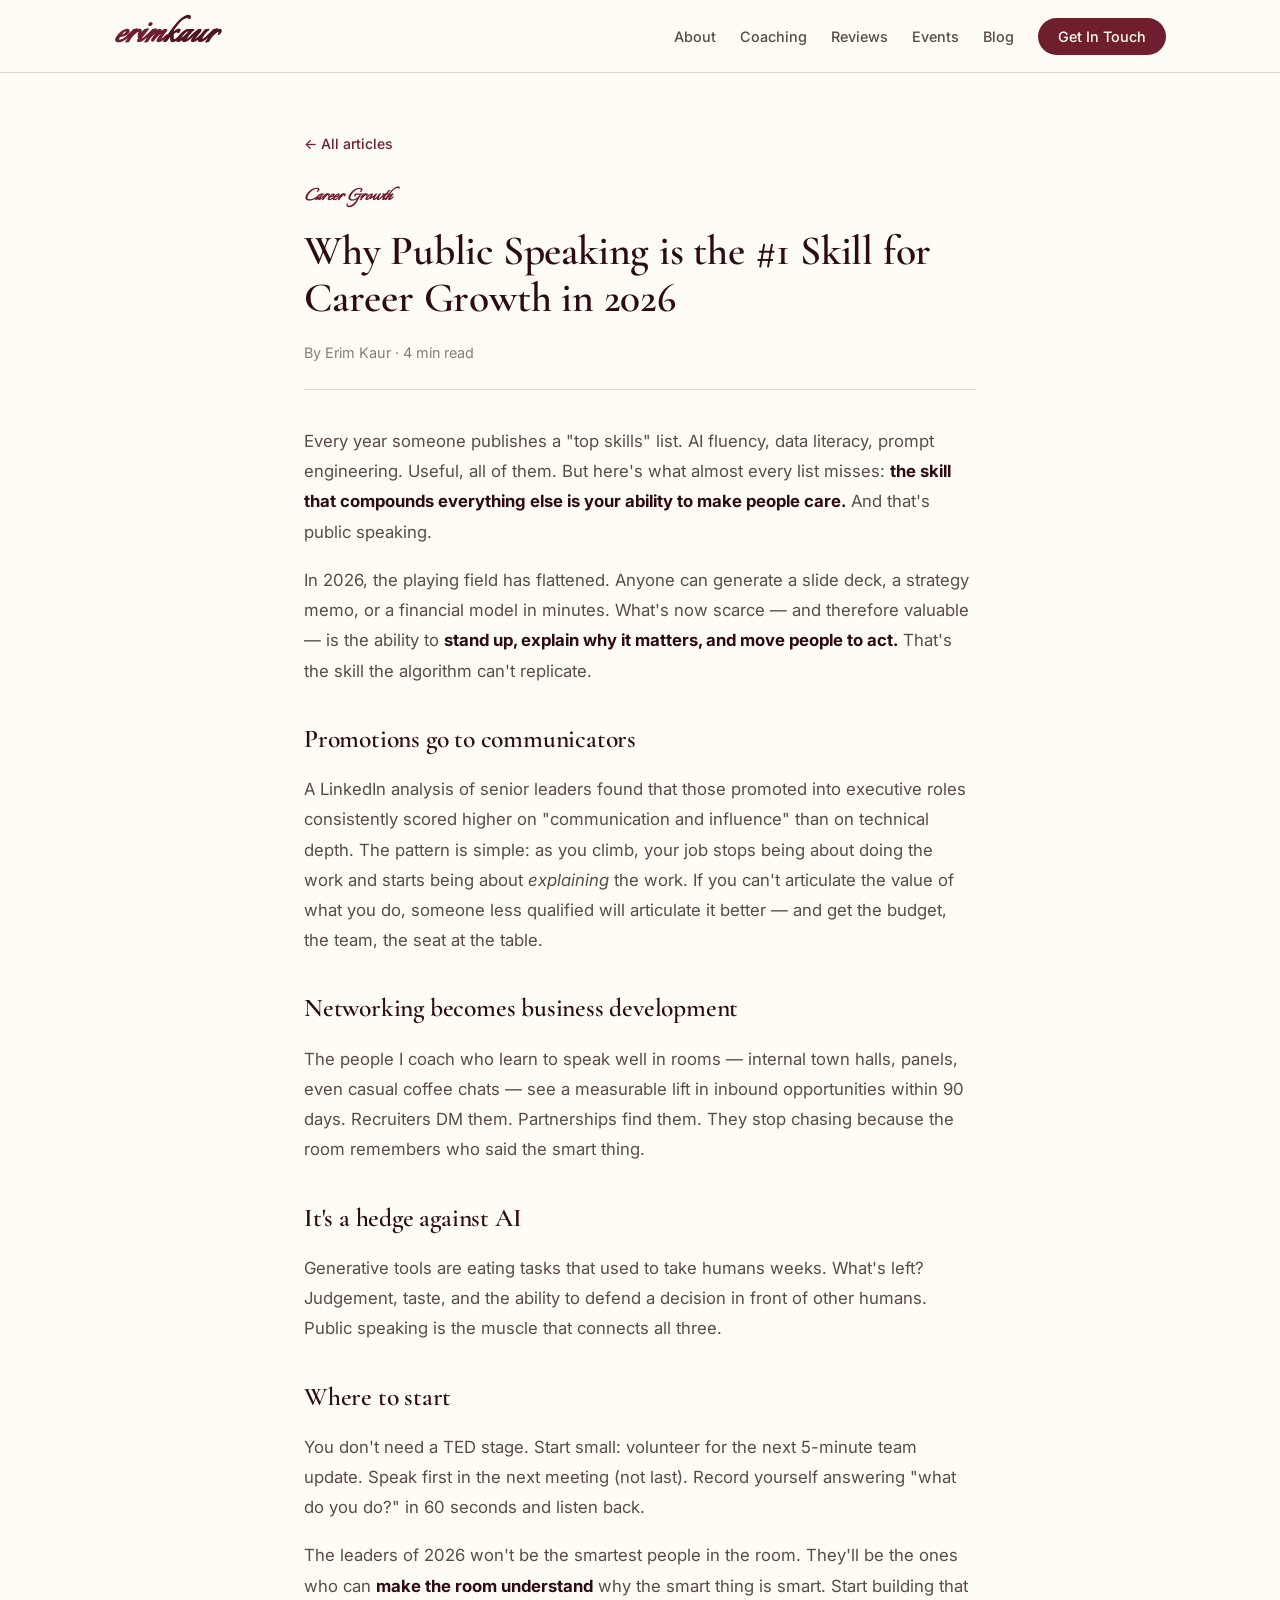
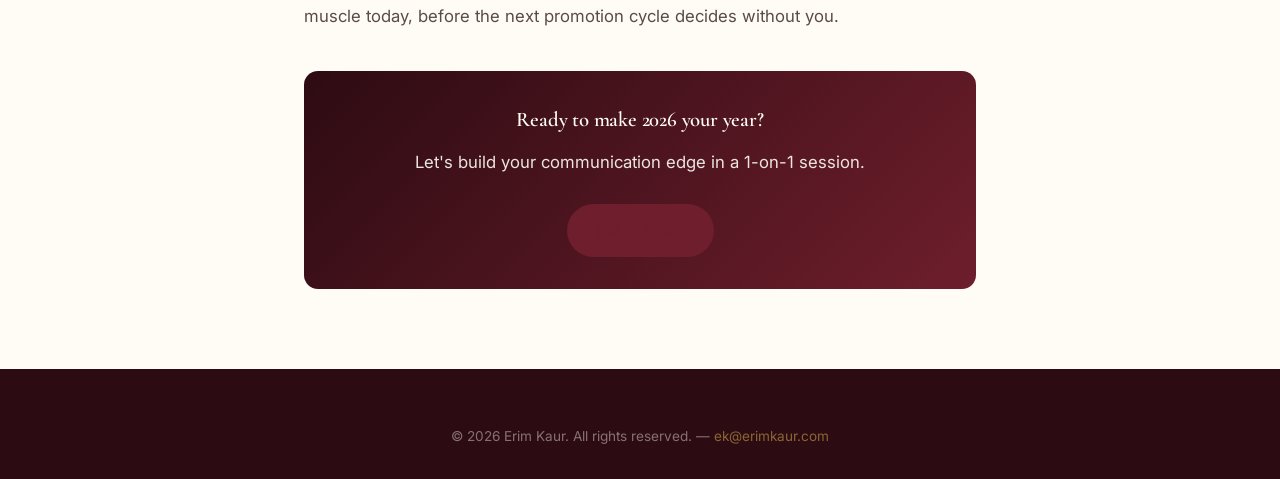
<file: blog/public-speaking-career-growth-2026.html>
<!DOCTYPE html>
<html lang="en">
<head>
    <meta charset="UTF-8">
    <meta name="viewport" content="width=device-width, initial-scale=1.0">
    <title>Why Public Speaking is the #1 Skill for Career Growth in 2026 | Erim Kaur</title>
    <meta name="description" content="In a market reshaped by AI, the people who get promoted will be the ones who can stand up and explain why something matters. Erim Kaur on the case for public speaking in 2026.">
    <link rel="icon" type="image/png" href="[data-uri]">
    <link href="https://fonts.googleapis.com/css2?family=Inter:wght@300;400;500;600;700&family=Cormorant+Garamond:ital,wght@0,400;0,500;0,600;0,700;1,400;1,600&family=Italianno&display=swap" rel="stylesheet">
    <link rel="stylesheet" href="../assets/style.css">
</head>
<body>
    <nav class="navbar" id="navbar">
        <div class="nav-container">
            <a href="../" class="logo">erim<span>kaur</span></a>
            <ul class="nav-links">
                <li><a href="../#about">About</a></li>
                <li><a href="../#coaching">Coaching</a></li>
                <li><a href="../#reviews">Reviews</a></li>
                <li><a href="../masterclass.html">Events</a></li>
                <li><a href="./">Blog</a></li>
                <li><a href="../#contact" class="nav-cta">Get In Touch</a></li>
            </ul>
            <div class="hamburger" onclick="toggleMenu()"><span></span><span></span><span></span></div>
        </div>
    </nav>
    <div class="mobile-menu" id="mobileMenu">
        <a href="../#about" onclick="toggleMenu()">About</a>
        <a href="../#coaching" onclick="toggleMenu()">Coaching</a>
        <a href="../#reviews" onclick="toggleMenu()">Reviews</a>
        <a href="../masterclass.html">Events</a>
        <a href="./">Blog</a>
        <a href="../#contact" onclick="toggleMenu()">Get In Touch</a>
    </div>

    <article class="article">
        <a href="./" class="back-to-blog">&larr; All articles</a>
        <span class="article-eyebrow">Career Growth</span>
        <h1>Why Public Speaking is the #1 Skill for Career Growth in 2026</h1>
        <div class="article-meta">By Erim Kaur &middot; 4 min read</div>

        <p>Every year someone publishes a "top skills" list. AI fluency, data literacy, prompt engineering. Useful, all of them. But here's what almost every list misses: <strong>the skill that compounds everything else is your ability to make people care.</strong> And that's public speaking.</p>

        <p>In 2026, the playing field has flattened. Anyone can generate a slide deck, a strategy memo, or a financial model in minutes. What's now scarce — and therefore valuable — is the ability to <strong>stand up, explain why it matters, and move people to act.</strong> That's the skill the algorithm can't replicate.</p>

        <h2>Promotions go to communicators</h2>
        <p>A LinkedIn analysis of senior leaders found that those promoted into executive roles consistently scored higher on "communication and influence" than on technical depth. The pattern is simple: as you climb, your job stops being about doing the work and starts being about <em>explaining</em> the work. If you can't articulate the value of what you do, someone less qualified will articulate it better — and get the budget, the team, the seat at the table.</p>

        <h2>Networking becomes business development</h2>
        <p>The people I coach who learn to speak well in rooms — internal town halls, panels, even casual coffee chats — see a measurable lift in inbound opportunities within 90 days. Recruiters DM them. Partnerships find them. They stop chasing because the room remembers who said the smart thing.</p>

        <h2>It's a hedge against AI</h2>
        <p>Generative tools are eating tasks that used to take humans weeks. What's left? Judgement, taste, and the ability to defend a decision in front of other humans. Public speaking is the muscle that connects all three.</p>

        <h2>Where to start</h2>
        <p>You don't need a TED stage. Start small: volunteer for the next 5-minute team update. Speak first in the next meeting (not last). Record yourself answering "what do you do?" in 60 seconds and listen back.</p>

        <p>The leaders of 2026 won't be the smartest people in the room. They'll be the ones who can <strong>make the room understand</strong> why the smart thing is smart. Start building that muscle today, before the next promotion cycle decides without you.</p>

        <div class="article-cta">
            <h3>Ready to make 2026 your year?</h3>
            <p>Let's build your communication edge in a 1-on-1 session.</p>
            <a href="../#contact" class="btn btn-accent" style="margin-top:8px;">Get In Touch</a>
        </div>
    </article>

    <footer class="footer">
        <div class="footer-content">
            <p>&copy; 2026 Erim Kaur. All rights reserved. &mdash; <a href="mailto:ek@erimkaur.com">ek@erimkaur.com</a></p>
        </div>
    </footer>

    <script>
        window.addEventListener('scroll', function() {
            const navbar = document.getElementById('navbar');
            if (window.scrollY > 50) navbar.classList.add('scrolled');
            else navbar.classList.remove('scrolled');
        });
        function toggleMenu() { document.getElementById('mobileMenu').classList.toggle('active'); }
    </script>
</body>
</html>
</file>
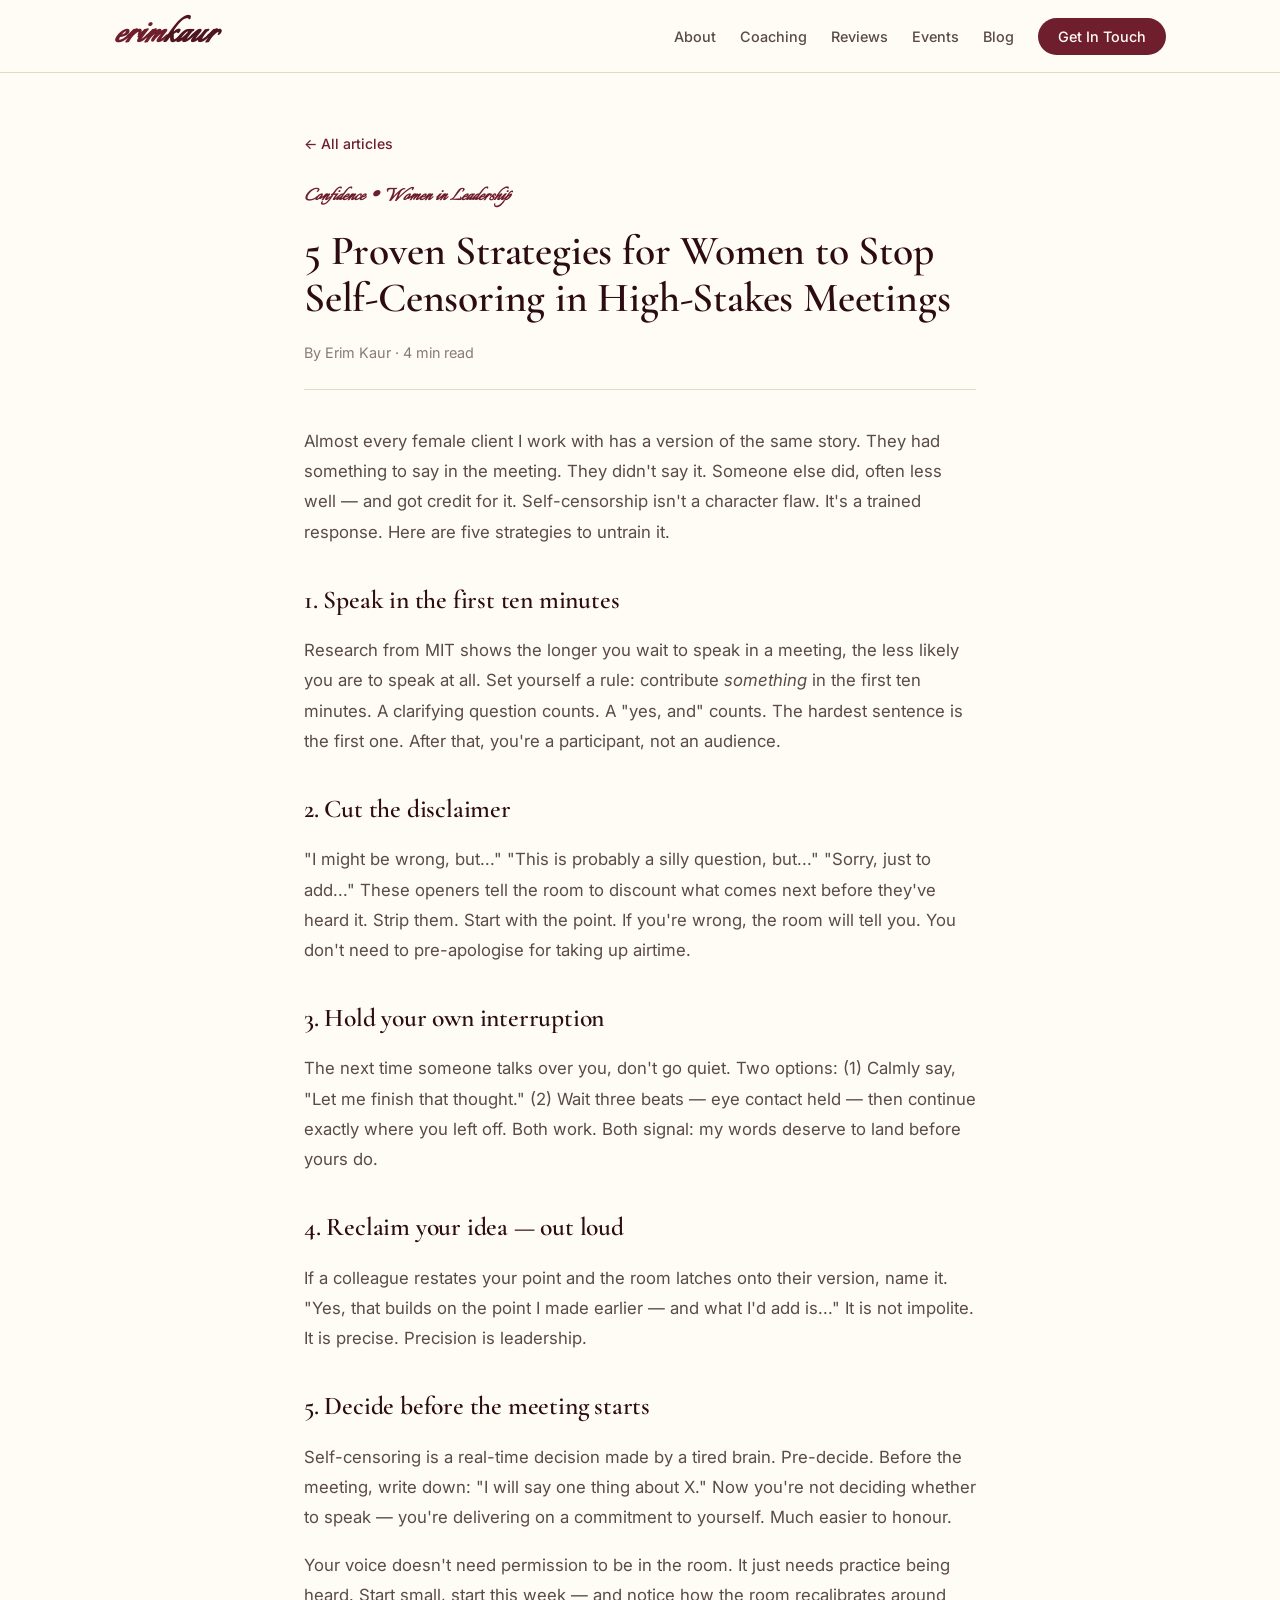
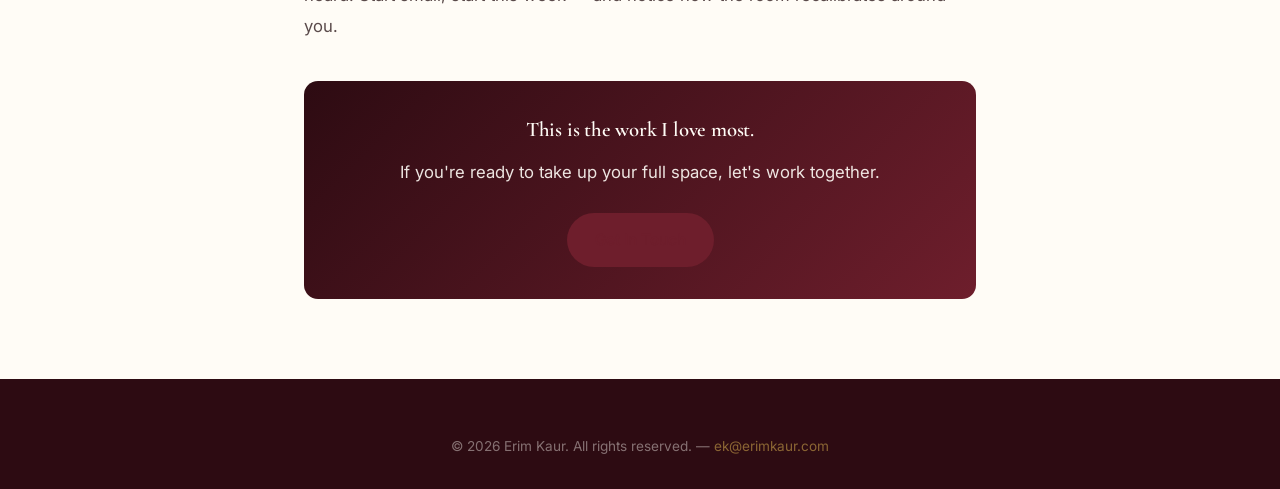
<file: blog/women-stop-self-censoring.html>
<!DOCTYPE html>
<html lang="en">
<head>
    <meta charset="UTF-8">
    <meta name="viewport" content="width=device-width, initial-scale=1.0">
    <title>5 Proven Strategies for Women to Stop Self-Censoring in High-Stakes Meetings | Erim Kaur</title>
    <meta name="description" content="Five practical strategies to stop softening your voice in the rooms where it matters most. By Erim Kaur.">
    <link rel="icon" type="image/png" href="[data-uri]">
    <link href="https://fonts.googleapis.com/css2?family=Inter:wght@300;400;500;600;700&family=Cormorant+Garamond:ital,wght@0,400;0,500;0,600;0,700;1,400;1,600&family=Italianno&display=swap" rel="stylesheet">
    <link rel="stylesheet" href="../assets/style.css">
</head>
<body>
    <nav class="navbar" id="navbar">
        <div class="nav-container">
            <a href="../" class="logo">erim<span>kaur</span></a>
            <ul class="nav-links">
                <li><a href="../#about">About</a></li>
                <li><a href="../#coaching">Coaching</a></li>
                <li><a href="../#reviews">Reviews</a></li>
                <li><a href="../masterclass.html">Events</a></li>
                <li><a href="./">Blog</a></li>
                <li><a href="../#contact" class="nav-cta">Get In Touch</a></li>
            </ul>
            <div class="hamburger" onclick="toggleMenu()"><span></span><span></span><span></span></div>
        </div>
    </nav>
    <div class="mobile-menu" id="mobileMenu">
        <a href="../#about" onclick="toggleMenu()">About</a>
        <a href="../#coaching" onclick="toggleMenu()">Coaching</a>
        <a href="../#reviews" onclick="toggleMenu()">Reviews</a>
        <a href="../masterclass.html">Events</a>
        <a href="./">Blog</a>
        <a href="../#contact" onclick="toggleMenu()">Get In Touch</a>
    </div>

    <article class="article">
        <a href="./" class="back-to-blog">&larr; All articles</a>
        <span class="article-eyebrow">Confidence &middot; Women in Leadership</span>
        <h1>5 Proven Strategies for Women to Stop Self-Censoring in High-Stakes Meetings</h1>
        <div class="article-meta">By Erim Kaur &middot; 4 min read</div>

        <p>Almost every female client I work with has a version of the same story. They had something to say in the meeting. They didn't say it. Someone else did, often less well — and got credit for it. Self-censorship isn't a character flaw. It's a trained response. Here are five strategies to untrain it.</p>

        <h2>1. Speak in the first ten minutes</h2>
        <p>Research from MIT shows the longer you wait to speak in a meeting, the less likely you are to speak at all. Set yourself a rule: contribute <em>something</em> in the first ten minutes. A clarifying question counts. A "yes, and" counts. The hardest sentence is the first one. After that, you're a participant, not an audience.</p>

        <h2>2. Cut the disclaimer</h2>
        <p>"I might be wrong, but..." "This is probably a silly question, but..." "Sorry, just to add..." These openers tell the room to discount what comes next before they've heard it. Strip them. Start with the point. If you're wrong, the room will tell you. You don't need to pre-apologise for taking up airtime.</p>

        <h2>3. Hold your own interruption</h2>
        <p>The next time someone talks over you, don't go quiet. Two options: (1) Calmly say, "Let me finish that thought." (2) Wait three beats — eye contact held — then continue exactly where you left off. Both work. Both signal: my words deserve to land before yours do.</p>

        <h2>4. Reclaim your idea — out loud</h2>
        <p>If a colleague restates your point and the room latches onto their version, name it. "Yes, that builds on the point I made earlier — and what I'd add is..." It is not impolite. It is precise. Precision is leadership.</p>

        <h2>5. Decide before the meeting starts</h2>
        <p>Self-censoring is a real-time decision made by a tired brain. Pre-decide. Before the meeting, write down: "I will say one thing about X." Now you're not deciding whether to speak — you're delivering on a commitment to yourself. Much easier to honour.</p>

        <p>Your voice doesn't need permission to be in the room. It just needs practice being heard. Start small, start this week — and notice how the room recalibrates around you.</p>

        <div class="article-cta">
            <h3>This is the work I love most.</h3>
            <p>If you're ready to take up your full space, let's work together.</p>
            <a href="../#contact" class="btn btn-accent" style="margin-top:8px;">Get In Touch</a>
        </div>
    </article>

    <footer class="footer">
        <div class="footer-content">
            <p>&copy; 2026 Erim Kaur. All rights reserved. &mdash; <a href="mailto:ek@erimkaur.com">ek@erimkaur.com</a></p>
        </div>
    </footer>

    <script>
        window.addEventListener('scroll', function() {
            const navbar = document.getElementById('navbar');
            if (window.scrollY > 50) navbar.classList.add('scrolled');
            else navbar.classList.remove('scrolled');
        });
        function toggleMenu() { document.getElementById('mobileMenu').classList.toggle('active'); }
    </script>
</body>
</html>
</file>
<file: assets/style.css>
/* ============================================================
   Erim Kaur — Public Speaking Coach
   Cream + Burgundy theme · Script display font
   ============================================================ */

* { margin: 0; padding: 0; box-sizing: border-box; }

:root {
    /* Burgundy + cream palette */
    --burgundy: #6E1E2C;
    --burgundy-dark: #4F1620;
    --burgundy-deep: #2D0B12;
    --burgundy-light: #8B2A3C;
    --rose: #B5616E;

    --cream: #FAF4EA;
    --cream-warm: #F3E9D7;
    --cream-deep: #E8DAC0;
    --ivory: #FFFCF6;

    --text-primary: #2D0B12;
    --text-secondary: #5A4A4A;
    --text-light: #897A7A;
    --white: #ffffff;
    --border: #E5D9C5;
    --gold: #C9A24A;

    /* Legacy aliases so old class names keep working */
    --primary: var(--burgundy-deep);
    --primary-light: var(--burgundy-dark);
    --primary-dark: var(--burgundy-deep);
    --accent: var(--burgundy);
    --accent-light: var(--burgundy-light);
    --accent-dark: var(--burgundy-dark);
    --saffron: var(--gold);
    --surface: var(--cream);
    --surface-alt: var(--cream-warm);
}

html { scroll-behavior: smooth; }

body {
    font-family: 'Inter', -apple-system, BlinkMacSystemFont, sans-serif;
    color: var(--text-primary);
    line-height: 1.65;
    background: var(--ivory);
}

a { color: var(--burgundy); }

/* === Heading font: italic script handwriting === */
.script {
    font-family: 'Italianno', 'Pinyon Script', cursive;
    font-style: italic;
    font-weight: 600;
}

h1, h2, h3, h4, .hero h1, .section-header h2, .article h1 {
    font-family: 'Cormorant Garamond', Georgia, serif;
    font-weight: 600;
    letter-spacing: -0.2px;
}

/* ===== NAVBAR ===== */
.navbar {
    position: fixed; top: 0; left: 0; right: 0; z-index: 1000;
    background: rgba(255, 252, 246, 0.96);
    backdrop-filter: blur(10px);
    border-bottom: 1px solid var(--border);
    transition: all 0.3s ease;
}
.navbar.scrolled { box-shadow: 0 2px 20px rgba(110, 30, 44, 0.08); }
.nav-container {
    max-width: 1100px; margin: 0 auto; padding: 0 24px;
    display: flex; align-items: center; justify-content: space-between;
    height: 72px;
}
.logo {
    font-family: 'Italianno', cursive;
    font-style: italic; font-weight: 700;
    font-size: 2.6rem; color: var(--burgundy);
    text-decoration: none; letter-spacing: 0;
    line-height: 1;
}
.logo span { color: var(--burgundy-dark); }
.nav-links {
    display: flex; gap: 24px; list-style: none; align-items: center;
}
.nav-links a {
    text-decoration: none; color: var(--text-secondary);
    font-size: 0.9rem; font-weight: 500; transition: color 0.2s;
    font-family: 'Inter', sans-serif;
}
.nav-links a:hover { color: var(--burgundy); }
.nav-cta {
    background: var(--burgundy); color: var(--ivory) !important;
    padding: 10px 20px; border-radius: 100px;
    transition: background 0.2s !important;
}
.nav-cta:hover { background: var(--burgundy-dark) !important; }
.social-link { display: inline-flex; align-items: center; gap: 4px; }

.hamburger {
    display: none; flex-direction: column; gap: 5px;
    cursor: pointer; padding: 4px;
}
.hamburger span {
    width: 24px; height: 2px; background: var(--burgundy);
    transition: all 0.3s;
}
.mobile-menu {
    display: none; position: fixed; top: 72px; left: 0; right: 0;
    background: var(--ivory); border-bottom: 1px solid var(--border);
    padding: 24px; box-shadow: 0 10px 30px rgba(110, 30, 44, 0.08);
    max-height: calc(100vh - 72px); overflow-y: auto;
}
.mobile-menu.active { display: block; }
.mobile-menu a {
    display: block; padding: 12px 0; text-decoration: none;
    color: var(--text-secondary); font-weight: 500;
    border-bottom: 1px solid var(--border);
}
.mobile-menu a:last-child { border-bottom: none; }

/* ===== HERO ===== */
.hero {
    padding: 150px 24px 90px;
    background: linear-gradient(135deg, var(--cream) 0%, var(--cream-warm) 60%, var(--cream-deep) 100%);
    position: relative; overflow: hidden;
}
.hero::before {
    content: ''; position: absolute; top: -100px; right: -100px;
    width: 400px; height: 400px; border-radius: 50%;
    background: radial-gradient(circle, rgba(110, 30, 44, 0.08) 0%, transparent 70%);
}
.hero-grid {
    max-width: 1200px; margin: 0 auto;
    display: grid; grid-template-columns: 1.1fr 1fr;
    gap: 56px; align-items: center;
    position: relative; z-index: 1;
}
.hero-content { color: var(--text-primary); }
.hero-badge {
    display: inline-block;
    background: rgba(110, 30, 44, 0.08);
    border: 1px solid rgba(110, 30, 44, 0.2);
    padding: 6px 18px; border-radius: 100px;
    font-size: 0.82rem; font-weight: 500;
    margin-bottom: 24px; color: var(--burgundy);
    letter-spacing: 0.5px;
}
.hero h1 {
    font-size: 3.4rem; font-weight: 600;
    line-height: 1.05; margin-bottom: 22px;
}
.hero h1 .accent {
    font-family: 'Italianno', cursive;
    font-style: italic; font-weight: 400;
    color: var(--burgundy);
    font-size: 1.6em;
    line-height: 0.95;
}
.hero p.lead {
    font-size: 1.15rem; line-height: 1.7;
    color: var(--text-secondary); margin-bottom: 32px;
    max-width: 560px;
}
.hero-ctas {
    display: flex; gap: 14px;
    flex-wrap: wrap; margin-bottom: 28px;
}
.btn {
    display: inline-flex; align-items: center; gap: 8px;
    padding: 14px 28px; border-radius: 100px;
    font-size: 0.95rem; font-weight: 600;
    text-decoration: none; cursor: pointer;
    transition: all 0.2s; border: none; font-family: 'Inter', sans-serif;
}
.btn-accent { background: var(--burgundy); color: var(--ivory); }
.btn-accent:hover { background: var(--burgundy-dark); transform: translateY(-1px); box-shadow: 0 8px 22px rgba(110, 30, 44, 0.28); }
.btn-ghost {
    background: transparent; color: var(--burgundy);
    border: 1.5px solid var(--burgundy);
}
.btn-ghost:hover { background: var(--burgundy); color: var(--ivory); }
.btn-outline {
    background: transparent; color: var(--burgundy);
    border: 1.5px solid var(--burgundy);
}
.btn-outline:hover { background: var(--burgundy); color: var(--ivory); }

.hero-portrait {
    aspect-ratio: 4/5; border-radius: 16px; overflow: hidden;
    box-shadow: 0 30px 80px rgba(110, 30, 44, 0.18);
    position: relative;
}
.hero-portrait img { width: 100%; height: 100%; object-fit: cover; display: block; }
.hero-portrait .quote-badge {
    position: absolute; bottom: 24px; left: 24px; right: 24px;
    background: rgba(255, 252, 246, 0.95);
    backdrop-filter: blur(10px);
    padding: 14px 18px; border-radius: 12px;
    font-family: 'Cormorant Garamond', serif;
    font-style: italic; font-size: 1rem;
    color: var(--burgundy-deep);
    border-left: 3px solid var(--burgundy);
}

.hero-socials {
    display: flex; gap: 12px; flex-wrap: wrap;
}
.hero-socials a {
    display: inline-flex; align-items: center; gap: 8px;
    background: var(--ivory);
    border: 1px solid var(--border);
    color: var(--burgundy); padding: 9px 16px; border-radius: 100px;
    text-decoration: none; font-size: 0.85rem; font-weight: 500;
    transition: all 0.2s;
}
.hero-socials a:hover { background: var(--burgundy); color: var(--ivory); border-color: var(--burgundy); }
.hero-socials svg { width: 16px; height: 16px; }

/* TikTok pitch embed */
.pitch-section {
    padding: 60px 24px; background: var(--ivory);
    border-top: 1px solid var(--border); border-bottom: 1px solid var(--border);
}
.pitch-inner {
    max-width: 720px; margin: 0 auto; text-align: center;
}
.pitch-inner h3 {
    font-family: 'Cormorant Garamond', serif;
    font-size: 1.7rem; margin-bottom: 8px;
    color: var(--burgundy-deep);
}
.pitch-inner .pitch-eyebrow {
    font-family: 'Italianno', cursive;
    font-style: italic; font-size: 1.1rem;
    color: var(--burgundy); margin-bottom: 4px;
}
.pitch-embed {
    margin-top: 24px;
    display: flex; justify-content: center;
}

/* ===== SECTION SHELL ===== */
section { padding: 80px 24px; }
.section-inner { max-width: 1100px; margin: 0 auto; }
.section-narrow { max-width: 760px; margin: 0 auto; }
.section-header { text-align: center; margin-bottom: 48px; }
.section-header .eyebrow {
    display: inline-block;
    font-family: 'Italianno', cursive;
    font-style: italic; font-weight: 600;
    font-size: 1.4rem; color: var(--burgundy);
    margin-bottom: 6px;
}
.section-header h2 {
    font-size: 2.4rem; font-weight: 600;
    color: var(--burgundy-deep);
    margin-bottom: 14px; line-height: 1.15;
}
.section-header p {
    color: var(--text-secondary); font-size: 1.05rem;
    max-width: 600px; margin: 0 auto;
}
.section-alt { background: var(--cream); }
.section-warm { background: var(--cream-warm); }
.section-dark { background: var(--burgundy-deep); color: var(--ivory); }
.section-dark .section-header h2 { color: var(--ivory); }
.section-dark .section-header p { color: rgba(255,252,246,0.78); }
.section-dark .section-header .eyebrow { color: var(--cream-warm); }

/* ===== ABOUT / BIO ===== */
.about-grid {
    display: grid; grid-template-columns: 1fr 1.4fr;
    gap: 56px; align-items: start;
}
.about-portrait {
    aspect-ratio: 4/5; background: var(--cream-deep);
    border-radius: 16px; overflow: hidden;
    border: 1px solid var(--border);
    box-shadow: 0 20px 50px rgba(110, 30, 44, 0.12);
}
.about-portrait img { width: 100%; height: 100%; object-fit: cover; display: block; }
.about-text h3 {
    font-size: 1.6rem; font-weight: 600;
    margin: 24px 0 12px;
    color: var(--burgundy-deep);
}
.about-text p {
    color: var(--text-secondary); margin-bottom: 16px; font-size: 1.02rem;
}
.about-text blockquote {
    border-left: 3px solid var(--burgundy);
    padding: 12px 0 12px 18px;
    margin: 20px 0;
    font-family: 'Cormorant Garamond', serif;
    font-style: italic; color: var(--burgundy-deep);
    font-size: 1.1rem; line-height: 1.5;
}
.about-text blockquote cite {
    display: block; margin-top: 6px;
    font-style: normal; font-weight: 500; font-size: 0.85rem;
    color: var(--text-light); font-family: 'Inter', sans-serif;
}

/* ===== EXPERTISE PILLARS ===== */
.pillars-grid {
    display: grid; grid-template-columns: repeat(auto-fit, minmax(240px, 1fr));
    gap: 20px;
}
.pillar-card {
    background: var(--ivory); border: 1px solid var(--border);
    border-radius: 12px; padding: 28px;
    transition: all 0.2s;
}
.pillar-card:hover { transform: translateY(-3px); box-shadow: 0 12px 28px rgba(110, 30, 44, 0.1); border-color: var(--burgundy); }
.pillar-icon {
    width: 44px; height: 44px; border-radius: 50%;
    background: rgba(110, 30, 44, 0.08); color: var(--burgundy);
    display: flex; align-items: center; justify-content: center;
    margin-bottom: 18px;
}
.pillar-card h4 { font-size: 1.2rem; font-weight: 600; margin-bottom: 8px; color: var(--burgundy-deep); }
.pillar-card p { font-size: 0.92rem; color: var(--text-secondary); }

/* ===== AS FEATURED IN ===== */
.logo-strip {
    background: var(--cream); padding: 56px 24px;
    border-top: 1px solid var(--border); border-bottom: 1px solid var(--border);
}
.logo-strip-inner { max-width: 1100px; margin: 0 auto; text-align: center; }
.logo-strip h3 {
    font-family: 'Italianno', cursive;
    font-style: italic; font-weight: 600;
    font-size: 1.4rem; color: var(--burgundy);
    margin-bottom: 28px;
}
.logo-row {
    display: flex; flex-wrap: wrap; align-items: center; justify-content: center;
    gap: 22px 40px;
}
.logo-row .brand-logo {
    opacity: 0.65; transition: opacity 0.2s;
    display: inline-flex; align-items: center;
    font-family: 'Cormorant Garamond', serif;
    font-weight: 600; color: var(--burgundy-deep);
    font-size: 1.05rem; letter-spacing: 0.5px;
}
.logo-row .brand-logo:hover { opacity: 1; }
.logo-row img { height: 36px; width: auto; max-width: 140px; object-fit: contain; }

/* ===== AWARDS ===== */
.awards-row {
    display: grid;
    grid-template-columns: repeat(5, 1fr);
    gap: 12px;
}
@media (max-width: 1100px) {
    .awards-row { grid-template-columns: repeat(3, 1fr); }
}
.award-card {
    background: var(--ivory); border: 1px solid var(--border);
    border-radius: 12px; padding: 22px;
    display: flex; gap: 14px; align-items: flex-start;
}
.award-icon {
    flex-shrink: 0; width: 36px; height: 36px;
    background: linear-gradient(135deg, var(--gold) 0%, #a87f31 100%);
    border-radius: 50%; display: flex; align-items: center; justify-content: center;
    color: var(--ivory);
}
.award-card h4 { font-size: 0.92rem; font-weight: 600; color: var(--burgundy-deep); margin-bottom: 4px; line-height: 1.3; font-family: 'Inter', sans-serif; }
.award-card p { font-size: 0.82rem; color: var(--text-light); }

/* ===== TESTIMONIALS ===== */
.testimonials-grid {
    display: grid; grid-template-columns: repeat(4, 1fr);
    gap: 18px;
}
@media (max-width: 1100px) {
    .testimonials-grid { grid-template-columns: repeat(2, 1fr); }
}
@media (max-width: 600px) {
    .testimonials-grid { grid-template-columns: 1fr; }
}
.testimonial-card {
    background: var(--ivory); border: 1px solid var(--border);
    border-radius: 14px; padding: 26px 22px;
    position: relative;
}
.testimonial-card p { font-size: 0.92rem; }
.testimonial-card::before {
    content: '\201C'; font-family: 'Cormorant Garamond', serif;
    font-size: 4.5rem; color: var(--burgundy); line-height: 1;
    position: absolute; top: 14px; left: 24px; opacity: 0.18;
}
.testimonial-card .stars {
    color: var(--gold); margin-bottom: 14px; font-size: 1.05rem;
    letter-spacing: 2px;
}
.testimonial-card p {
    color: var(--text-secondary); font-size: 0.96rem;
    line-height: 1.7; margin-bottom: 20px;
}
.testimonial-author {
    display: flex; align-items: center; gap: 12px;
    border-top: 1px solid var(--border); padding-top: 16px;
}
.author-avatar {
    width: 42px; height: 42px; border-radius: 50%;
    background: linear-gradient(135deg, var(--burgundy) 0%, var(--burgundy-dark) 100%);
    color: var(--ivory); display: flex; align-items: center; justify-content: center;
    font-weight: 600; font-size: 0.95rem;
    font-family: 'Cormorant Garamond', serif;
}
.author-info strong { display: block; font-size: 0.95rem; color: var(--burgundy-deep); }
.author-info span { font-size: 0.82rem; color: var(--text-light); }

/* ===== FAQ ===== */
.faq-list { display: flex; flex-direction: column; gap: 10px; }
.faq-group-title {
    font-family: 'Italianno', cursive;
    font-style: italic; font-weight: 600;
    font-size: 1.4rem; color: var(--burgundy);
    margin: 28px 0 6px;
}
.faq-group-title:first-child { margin-top: 0; }
.faq-item {
    background: var(--ivory); border: 1px solid var(--border);
    border-radius: 10px; overflow: hidden;
    transition: box-shadow 0.2s;
}
.faq-item[open] { box-shadow: 0 4px 14px rgba(110, 30, 44, 0.06); }
.faq-item summary {
    padding: 18px 22px; cursor: pointer;
    font-weight: 500; color: var(--burgundy-deep);
    list-style: none; display: flex; align-items: center; justify-content: space-between;
    gap: 16px; font-size: 1rem;
    font-family: 'Cormorant Garamond', serif;
}
.faq-item summary::-webkit-details-marker { display: none; }
.faq-item summary::after {
    content: '+'; font-size: 1.6rem; font-weight: 300;
    color: var(--burgundy); flex-shrink: 0;
    transition: transform 0.2s;
}
.faq-item[open] summary::after { content: '\2212'; }
.faq-item .faq-answer {
    padding: 0 22px 20px; color: var(--text-secondary);
    font-size: 0.95rem; line-height: 1.7;
}
.faq-item .faq-answer p + p { margin-top: 10px; }

/* ===== EBOOK CTA ===== */
.ebook-cta {
    background: linear-gradient(135deg, var(--burgundy-deep) 0%, var(--burgundy-dark) 50%, var(--burgundy) 100%);
    color: var(--ivory); border-radius: 18px;
    padding: 48px; display: grid;
    grid-template-columns: 1fr 1fr; gap: 40px; align-items: center;
}
.ebook-cta .ebook-cover {
    aspect-ratio: 3/4; background: rgba(255,252,246,0.06);
    border-radius: 8px; border: 1px solid rgba(255,252,246,0.18);
    display: flex; flex-direction: column; align-items: center; justify-content: center;
    padding: 30px; text-align: center;
    box-shadow: 0 20px 60px rgba(0,0,0,0.4);
    transform: rotate(-3deg);
}
.ebook-cover .cover-eyebrow {
    font-family: 'Italianno', cursive;
    font-style: italic; font-size: 1rem;
    color: var(--gold); margin-bottom: 14px;
}
.ebook-cover .cover-title {
    font-family: 'Cormorant Garamond', serif;
    font-size: 1.5rem; font-weight: 600;
    line-height: 1.2; margin-bottom: 14px;
}
.ebook-cover .cover-author { font-size: 0.85rem; opacity: 0.7; margin-top: auto; font-family: 'Inter', sans-serif; }
.ebook-content h3 { font-family: 'Cormorant Garamond', serif; font-size: 2rem; font-weight: 600; margin-bottom: 12px; line-height: 1.2; color: var(--ivory); }
.ebook-content p { opacity: 0.9; margin-bottom: 20px; }
.ebook-form { display: flex; gap: 8px; flex-wrap: wrap; }
.ebook-form input {
    flex: 1; min-width: 200px; padding: 12px 18px;
    border: none; border-radius: 100px; font-family: inherit;
    font-size: 0.95rem;
}
.ebook-form input:focus { outline: 2px solid var(--gold); }

/* ===== PRESS ===== */
.press-grid {
    display: grid; grid-template-columns: repeat(auto-fit, minmax(280px, 1fr));
    gap: 18px;
}
.press-item {
    background: var(--ivory); border: 1px solid var(--border);
    border-radius: 10px; padding: 22px; text-decoration: none;
    transition: all 0.2s; display: block;
}
.press-item:hover { transform: translateY(-2px); box-shadow: 0 8px 20px rgba(110, 30, 44, 0.08); border-color: var(--burgundy); }
.press-item .outlet {
    font-family: 'Italianno', cursive;
    font-style: italic; font-weight: 600;
    font-size: 1.15rem; color: var(--burgundy); margin-bottom: 6px;
}
.press-item .headline {
    color: var(--burgundy-deep); font-weight: 500; font-size: 0.96rem;
    line-height: 1.4; font-family: 'Cormorant Garamond', serif;
}

/* ===== BLOG CARDS ===== */
.blog-grid {
    display: grid; grid-template-columns: repeat(auto-fit, minmax(280px, 1fr));
    gap: 22px;
}
.blog-card {
    background: var(--ivory); border: 1px solid var(--border);
    border-radius: 14px; overflow: hidden;
    text-decoration: none; color: inherit;
    transition: all 0.2s; display: flex; flex-direction: column;
}
.blog-card:hover { transform: translateY(-3px); box-shadow: 0 14px 32px rgba(110, 30, 44, 0.1); }
.blog-card .card-thumb {
    aspect-ratio: 16/9;
    background: linear-gradient(135deg, var(--burgundy-deep) 0%, var(--burgundy) 100%);
    color: var(--cream-warm);
    display: flex; align-items: center; justify-content: center;
    font-family: 'Italianno', cursive;
    font-style: italic; font-weight: 600;
    font-size: 1.3rem;
}
.blog-card .card-body { padding: 22px; flex: 1; display: flex; flex-direction: column; }
.blog-card .card-tag {
    font-family: 'Italianno', cursive;
    font-style: italic; font-weight: 600;
    font-size: 1rem; color: var(--burgundy); margin-bottom: 8px;
}
.blog-card h4 {
    font-family: 'Cormorant Garamond', serif;
    font-size: 1.2rem; font-weight: 600; line-height: 1.3;
    color: var(--burgundy-deep); margin-bottom: 10px;
}
.blog-card p { font-size: 0.88rem; color: var(--text-light); margin-bottom: 14px; flex: 1; }
.blog-card .read-more { font-size: 0.85rem; font-weight: 600; color: var(--burgundy); }

/* ===== CONTACT FORM ===== */
.contact-card {
    background: var(--ivory); border-radius: 16px; padding: 40px;
    box-shadow: 0 4px 24px rgba(110, 30, 44, 0.08);
    border: 1px solid var(--border);
}
.form-group { margin-bottom: 20px; }
.form-row { display: grid; grid-template-columns: 1fr 1fr; gap: 16px; }
.form-group label {
    display: block; font-size: 0.85rem; font-weight: 500;
    color: var(--text-secondary); margin-bottom: 6px;
}
.form-group input,
.form-group textarea,
.form-group select {
    width: 100%; padding: 12px 16px;
    border: 1.5px solid var(--border); border-radius: 8px;
    font-size: 0.95rem; font-family: inherit;
    transition: border-color 0.2s, box-shadow 0.2s; background: var(--ivory);
    color: var(--text-primary);
}
.form-group input:focus,
.form-group textarea:focus,
.form-group select:focus {
    outline: none; border-color: var(--burgundy);
    box-shadow: 0 0 0 3px rgba(110, 30, 44, 0.12);
}
.form-group textarea { resize: vertical; min-height: 120px; }
.form-group select {
    appearance: none;
    background-image: url("data:image/svg+xml,%3Csvg xmlns='http://www.w3.org/2000/svg' width='12' height='12' viewBox='0 0 12 12'%3E%3Cpath fill='%236E1E2C' d='M6 8L1 3h10z'/%3E%3C/svg%3E");
    background-repeat: no-repeat; background-position: right 16px center; padding-right: 40px;
}
.btn-primary {
    width: 100%; padding: 14px 24px;
    background: var(--burgundy); color: var(--ivory);
    border: none; border-radius: 100px;
    font-size: 1rem; font-weight: 600; cursor: pointer;
    transition: all 0.2s; font-family: 'Inter', sans-serif; margin-top: 8px;
}
.btn-primary:hover { background: var(--burgundy-dark); transform: translateY(-1px); box-shadow: 0 6px 18px rgba(110, 30, 44, 0.28); }
.form-trust {
    display: flex; align-items: center; gap: 8px;
    margin-top: 16px; font-size: 0.8rem; color: var(--text-light);
}

/* ===== FOOTER ===== */
.footer {
    background: var(--burgundy-deep); color: rgba(255, 252, 246, 0.7);
    padding: 56px 24px 32px; text-align: center;
}
.footer-content { max-width: 1100px; margin: 0 auto; }
.footer-socials {
    display: flex; justify-content: center; gap: 20px;
    margin-bottom: 22px; flex-wrap: wrap;
}
.footer-socials a {
    color: rgba(255, 252, 246, 0.7); text-decoration: none;
    transition: color 0.2s; display: inline-flex;
    align-items: center; gap: 6px; font-size: 0.9rem;
}
.footer-socials a:hover { color: var(--gold); }
.footer-socials svg { width: 18px; height: 18px; }
.footer p { font-size: 0.85rem; opacity: 0.6; }
.footer a { color: var(--gold); text-decoration: none; }
.footer-nav {
    display: flex; justify-content: center; gap: 24px;
    margin-bottom: 18px; flex-wrap: wrap; font-size: 0.88rem;
}
.footer-nav a { color: rgba(255,252,246,0.55); text-decoration: none; }
.footer-nav a:hover { color: var(--ivory); }

/* ===== BLOG POST ARTICLE ===== */
.article {
    max-width: 720px; margin: 0 auto;
    padding: 130px 24px 80px;
}
.article .article-eyebrow {
    font-family: 'Italianno', cursive;
    font-style: italic; font-weight: 600;
    font-size: 1.3rem; color: var(--burgundy);
    margin-bottom: 14px; display: block;
}
.article h1 {
    font-family: 'Cormorant Garamond', serif;
    font-size: 2.6rem; font-weight: 600;
    line-height: 1.15; margin-bottom: 18px;
    color: var(--burgundy-deep);
}
.article .article-meta {
    color: var(--text-light); font-size: 0.9rem;
    margin-bottom: 36px; padding-bottom: 24px;
    border-bottom: 1px solid var(--border);
}
.article p { margin-bottom: 18px; color: var(--text-secondary); font-size: 1.05rem; line-height: 1.8; }
.article h2 { font-family: 'Cormorant Garamond', serif; font-size: 1.6rem; font-weight: 600; margin: 32px 0 14px; color: var(--burgundy-deep); }
.article h3 { font-family: 'Cormorant Garamond', serif; font-size: 1.3rem; font-weight: 600; margin: 24px 0 10px; color: var(--burgundy-deep); }
.article ul, .article ol { margin: 0 0 18px 24px; color: var(--text-secondary); }
.article li { margin-bottom: 8px; line-height: 1.7; }
.article strong { color: var(--burgundy-deep); }
.article a { color: var(--burgundy); }
.article blockquote {
    border-left: 3px solid var(--burgundy);
    padding: 18px 22px; margin: 24px 0;
    font-family: 'Cormorant Garamond', serif;
    font-style: italic; color: var(--burgundy-deep);
    background: var(--cream);
    border-radius: 0 8px 8px 0;
}
.article .article-cta {
    background: linear-gradient(135deg, var(--burgundy-deep) 0%, var(--burgundy) 100%);
    color: var(--ivory); padding: 32px; border-radius: 14px;
    margin-top: 40px; text-align: center;
}
.article .article-cta h3 { color: var(--ivory); margin-top: 0; font-family: 'Cormorant Garamond', serif; }
.article .article-cta p { color: rgba(255,252,246,0.9); }
.back-to-blog {
    display: inline-flex; align-items: center; gap: 6px;
    margin-bottom: 24px; color: var(--text-light);
    text-decoration: none; font-size: 0.88rem; font-weight: 500;
}
.back-to-blog:hover { color: var(--burgundy); }

/* ===== EVENT / MASTERCLASS PAGE ===== */
.event-hero {
    padding: 150px 24px 90px;
    background: linear-gradient(135deg, var(--burgundy-deep) 0%, var(--burgundy-dark) 60%, var(--burgundy) 100%);
    color: var(--ivory); text-align: center;
    position: relative; overflow: hidden;
}
.event-hero::before {
    content: ''; position: absolute; bottom: -150px; left: -150px;
    width: 500px; height: 500px; border-radius: 50%;
    background: radial-gradient(circle, rgba(201, 162, 74, 0.18) 0%, transparent 70%);
}
.event-hero-inner { max-width: 760px; margin: 0 auto; position: relative; z-index: 1; }
.event-eyebrow {
    font-family: 'Italianno', cursive;
    font-style: italic; font-weight: 600;
    font-size: 1.3rem; color: var(--gold);
    margin-bottom: 10px;
}
.event-hero h1 {
    font-family: 'Cormorant Garamond', serif;
    font-size: 3.2rem; font-weight: 600;
    line-height: 1.1; margin-bottom: 18px;
}
.event-hero .host {
    font-family: 'Italianno', cursive;
    font-style: italic; font-weight: 600;
    font-size: 1.5rem; color: var(--gold);
    margin-bottom: 28px;
}
.event-hero p.lead {
    font-size: 1.15rem; line-height: 1.7;
    color: rgba(255,252,246,0.92); max-width: 620px;
    margin: 0 auto 32px;
}
.event-details {
    display: flex; gap: 28px; justify-content: center;
    flex-wrap: wrap; margin: 28px 0;
}
.event-detail {
    background: rgba(255,252,246,0.08);
    border: 1px solid rgba(255,252,246,0.18);
    border-radius: 14px; padding: 18px 26px; min-width: 160px;
}
.event-detail .label {
    font-family: 'Italianno', cursive;
    font-style: italic; font-size: 1rem;
    color: var(--gold); margin-bottom: 4px;
}
.event-detail .value { font-size: 1.1rem; font-weight: 600; color: var(--ivory); font-family: 'Cormorant Garamond', serif; }

.event-content h2 {
    font-family: 'Cormorant Garamond', serif;
    font-size: 2.2rem; font-weight: 600;
    color: var(--burgundy-deep);
    margin-bottom: 20px; text-align: center;
}
.event-content .phase-eyebrow {
    font-family: 'Italianno', cursive;
    font-style: italic; font-weight: 600;
    font-size: 1.4rem; color: var(--burgundy);
    text-align: center; margin-bottom: 6px;
}
.event-list {
    list-style: none; padding: 0;
    max-width: 720px; margin: 0 auto 40px;
}
.event-list li {
    padding: 16px 0 16px 0; border-bottom: 1px solid var(--border);
    color: var(--text-secondary); line-height: 1.7;
    display: grid; grid-template-columns: 24px 1fr; gap: 12px;
}
.event-list li:last-child { border-bottom: none; }
.event-list li::before {
    content: '\2767'; color: var(--burgundy);
    font-size: 1.1rem; line-height: 1.6;
}
.event-list li strong { color: var(--burgundy-deep); }

.signup-card {
    max-width: 540px; margin: 0 auto;
    background: var(--ivory); border: 1px solid var(--border);
    border-radius: 18px; padding: 36px;
    box-shadow: 0 14px 40px rgba(110, 30, 44, 0.1);
    text-align: center;
}
.signup-card h3 { font-family: 'Cormorant Garamond', serif; font-size: 1.6rem; color: var(--burgundy-deep); margin-bottom: 8px; }
.signup-card p { color: var(--text-secondary); margin-bottom: 22px; font-size: 0.95rem; }
.signup-form { display: flex; gap: 8px; flex-wrap: wrap; }
.signup-form input {
    flex: 1; min-width: 200px; padding: 13px 18px;
    border: 1.5px solid var(--border); border-radius: 100px; font-family: inherit;
    font-size: 0.95rem;
}
.signup-form input:focus { outline: none; border-color: var(--burgundy); }
.fine-print { font-size: 0.78rem; color: var(--text-light); margin-top: 14px; line-height: 1.5; }

/* ===== FORM MESSAGE ===== */
.form-message {
    display: none; padding: 12px 16px; border-radius: 8px;
    margin-top: 16px; font-size: 0.9rem; font-weight: 500;
}
.form-message.success { display: block; background: #f0fff4; color: #276749; border: 1px solid #c6f6d5; }
.form-message.error { display: block; background: #fff5f5; color: #c53030; border: 1px solid #fed7d7; }

/* ===== RESPONSIVE ===== */
@media (max-width: 960px) {
    .hero-grid { grid-template-columns: 1fr; gap: 40px; text-align: center; }
    .hero-portrait { max-width: 380px; margin: 0 auto; }
    .hero p.lead { margin-left: auto; margin-right: auto; }
    .hero-ctas, .hero-socials { justify-content: center; }
    .awards-row { grid-template-columns: repeat(2, 1fr); }
}
@media (max-width: 900px) {
    .about-grid { grid-template-columns: 1fr; gap: 28px; }
    .about-portrait { max-width: 320px; margin: 0 auto; }
    .ebook-cta { grid-template-columns: 1fr; padding: 32px; gap: 24px; }
    .ebook-cta .ebook-cover { max-width: 220px; margin: 0 auto; }
}
@media (max-width: 768px) {
    .nav-links { display: none; }
    .hamburger { display: flex; }
    .hero { padding: 120px 20px 60px; }
    .hero h1 { font-size: 2.4rem; }
    .hero p.lead { font-size: 1rem; }
    section { padding: 60px 16px; }
    .contact-card { padding: 24px; }
    .form-row { grid-template-columns: 1fr; }
    .section-header h2 { font-size: 1.9rem; }
    .article { padding: 110px 20px 60px; }
    .article h1 { font-size: 1.9rem; }
    .event-hero h1 { font-size: 2.2rem; }
    .awards-row { grid-template-columns: 1fr; }
}

/* ===== HERO ENQUIRY (form 1) ===== */
.hero-enquiry {
    display: flex; gap: 8px; flex-wrap: wrap;
    margin-bottom: 8px; max-width: 540px;
}
.hero-enquiry input[type="email"] {
    flex: 1; min-width: 220px;
    padding: 13px 18px;
    border: 1.5px solid var(--border);
    border-radius: 100px;
    font-family: inherit; font-size: 0.95rem;
    background: var(--ivory);
}
.hero-enquiry input[type="email"]:focus {
    outline: none; border-color: var(--burgundy);
    box-shadow: 0 0 0 3px rgba(110, 30, 44, 0.12);
}
.hero-meta {
    font-size: 0.8rem; color: var(--text-light);
    margin-bottom: 24px;
}

/* ===== MID-PAGE ENQUIRY CARD (form 2) ===== */
.midform-section {
    padding: 60px 24px; background: var(--ivory);
}
.midform-card {
    background: linear-gradient(135deg, var(--cream) 0%, var(--cream-warm) 100%);
    border: 1px solid var(--border);
    border-radius: 18px;
    padding: 40px;
    text-align: center;
    max-width: 640px; margin: 0 auto;
    box-shadow: 0 12px 36px rgba(110, 30, 44, 0.06);
}
.midform-card h3 {
    font-family: 'Cormorant Garamond', serif;
    font-size: 1.9rem; font-weight: 600;
    color: var(--burgundy-deep);
    margin-bottom: 8px;
}
.midform-card p {
    color: var(--text-secondary);
    margin-bottom: 24px;
    font-size: 1rem;
}
.midform {
    display: flex; gap: 8px; flex-wrap: wrap;
    justify-content: center;
}
.midform input[type="email"] {
    flex: 1; min-width: 220px;
    padding: 13px 18px;
    border: 1.5px solid var(--border);
    border-radius: 100px;
    font-family: inherit; font-size: 0.95rem;
    background: var(--ivory);
}
.midform input[type="email"]:focus {
    outline: none; border-color: var(--burgundy);
}

/* Blog thumb images: keep aspect-ratio when using background-image */
.blog-card .card-thumb[style*="background-image"] {
    color: transparent;
}
</file>
